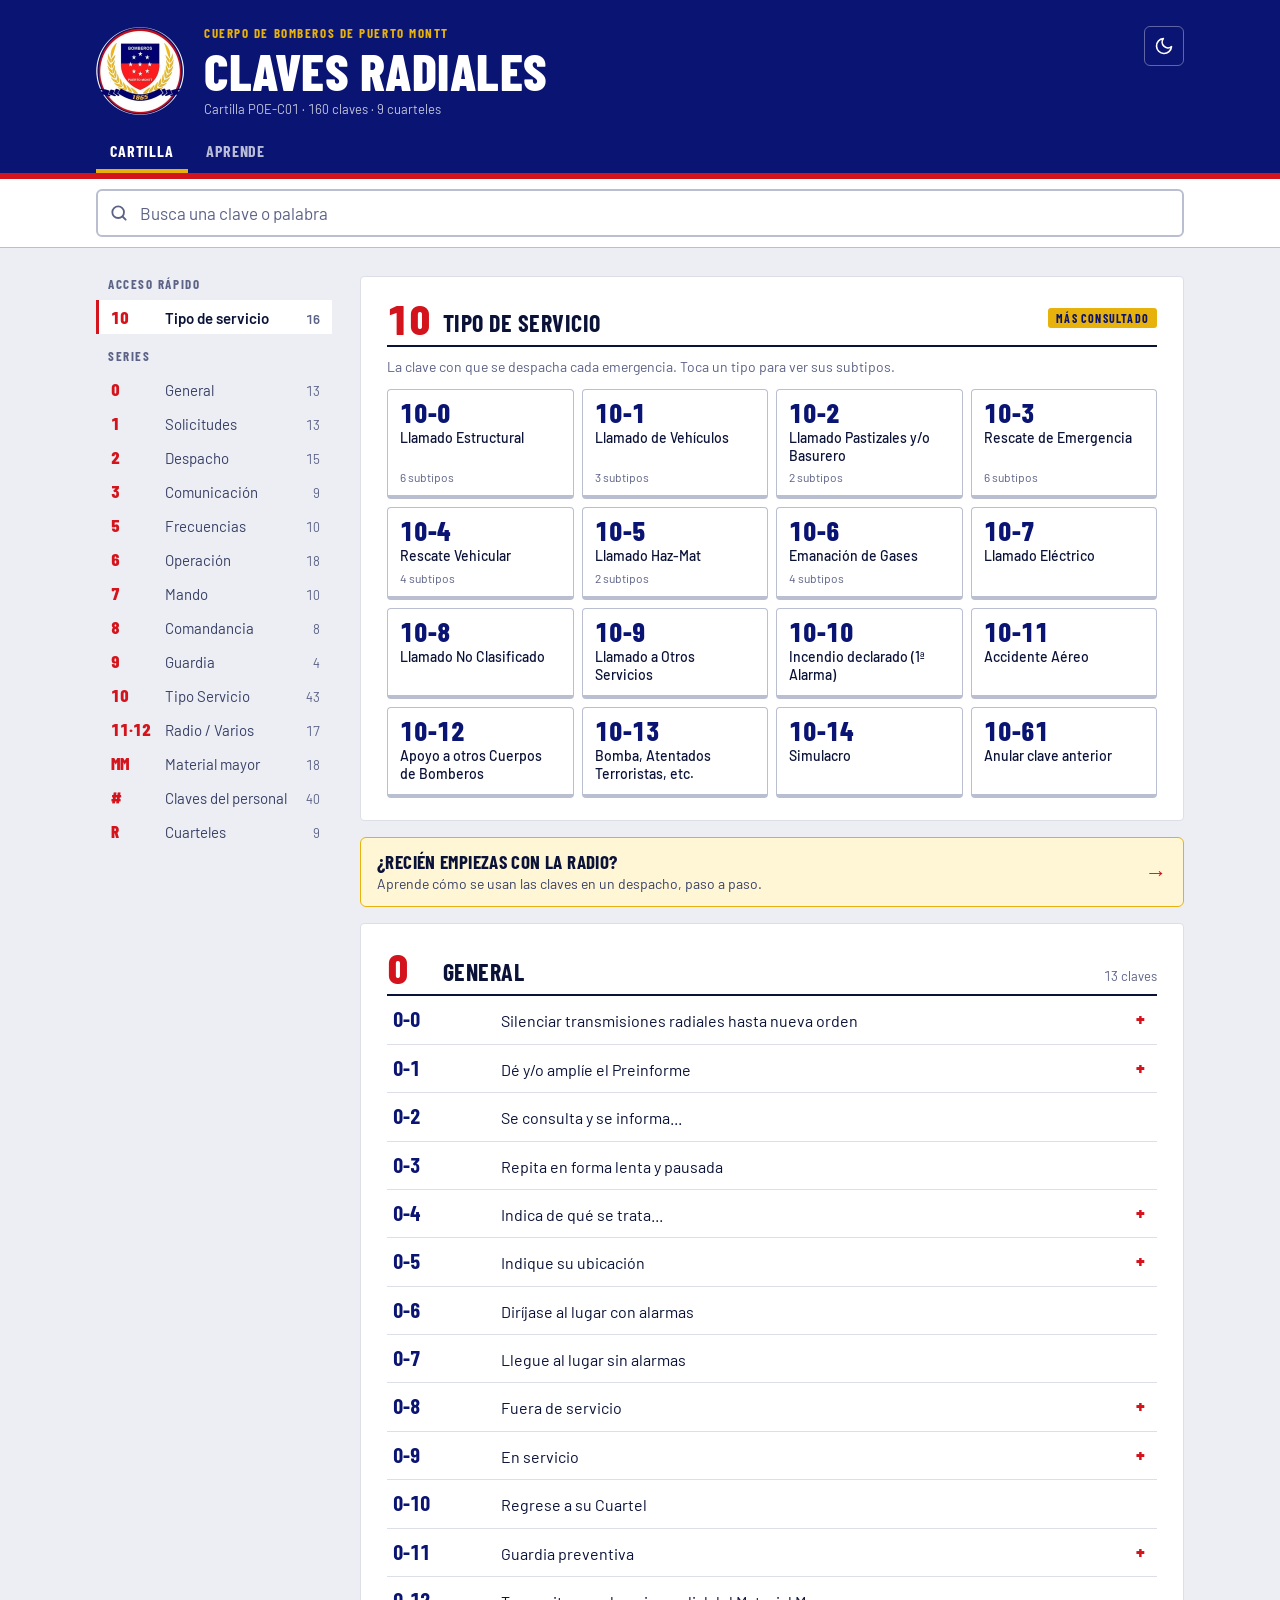
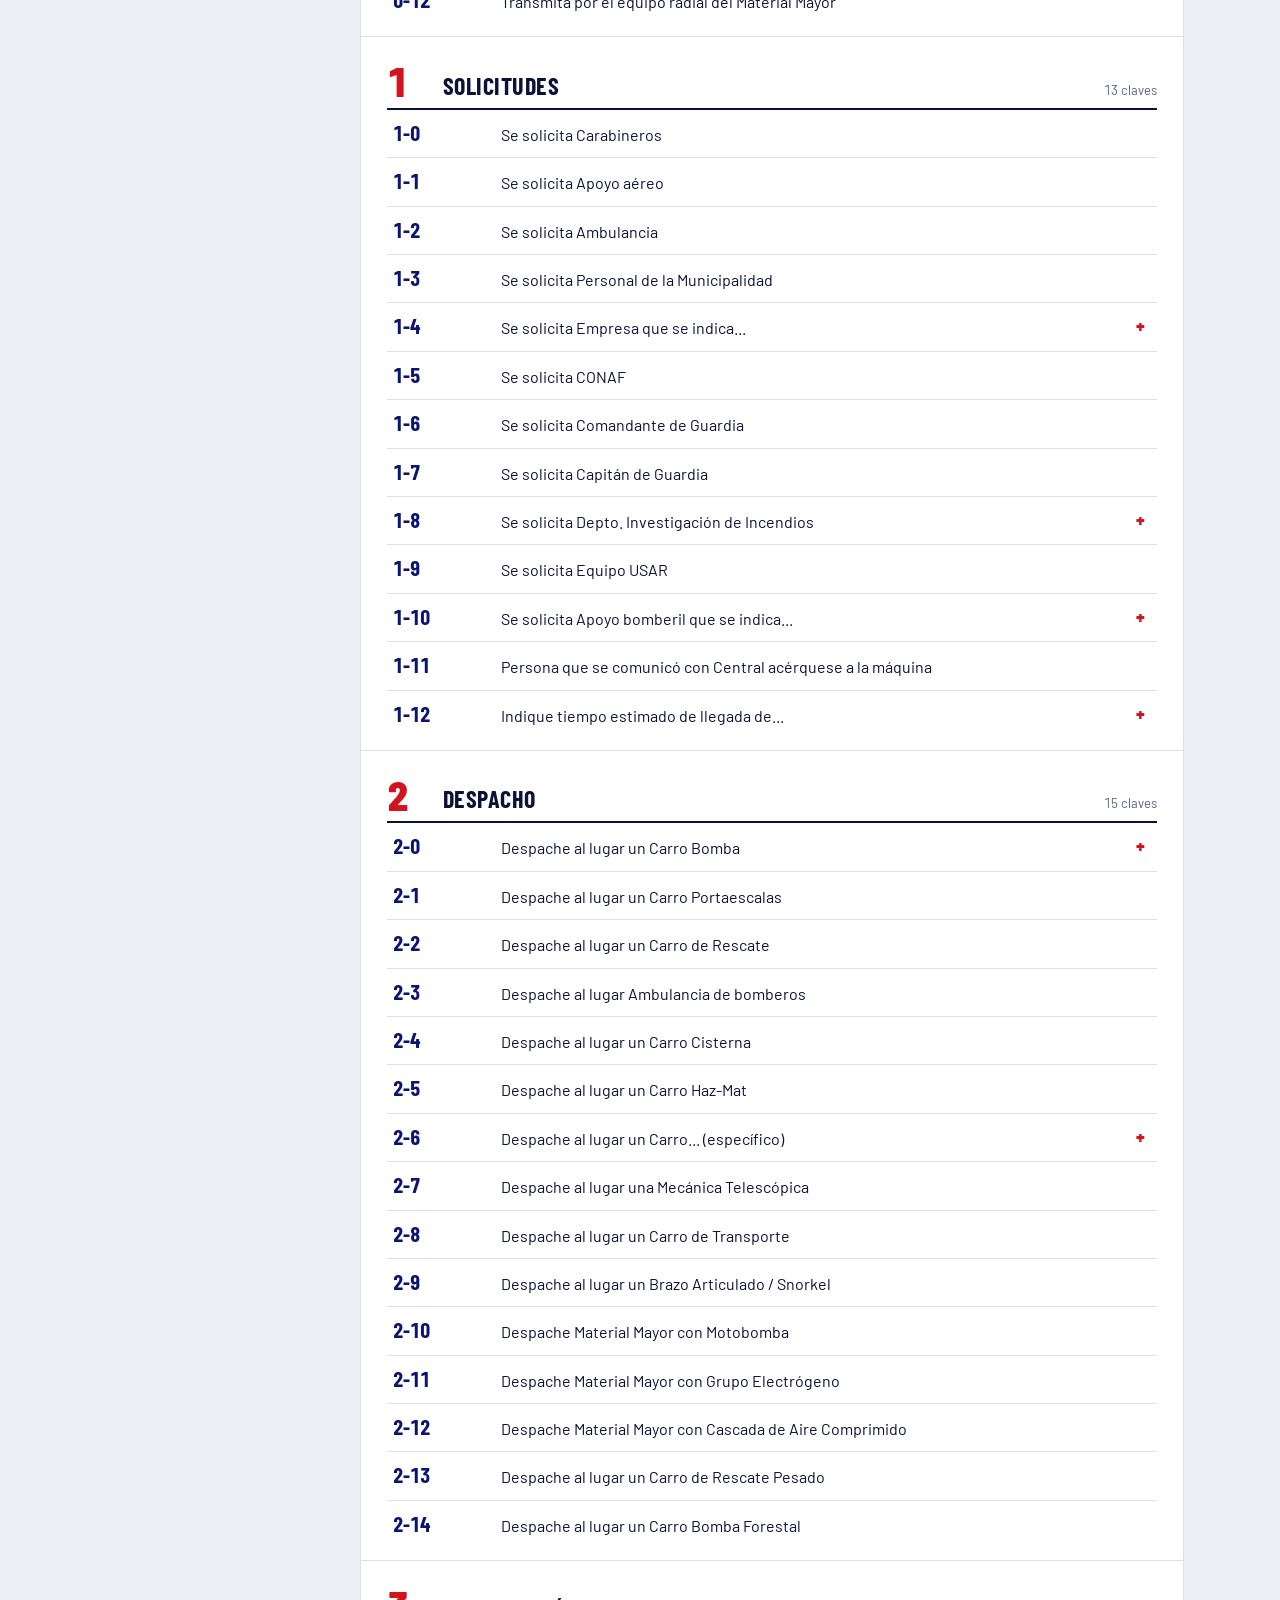
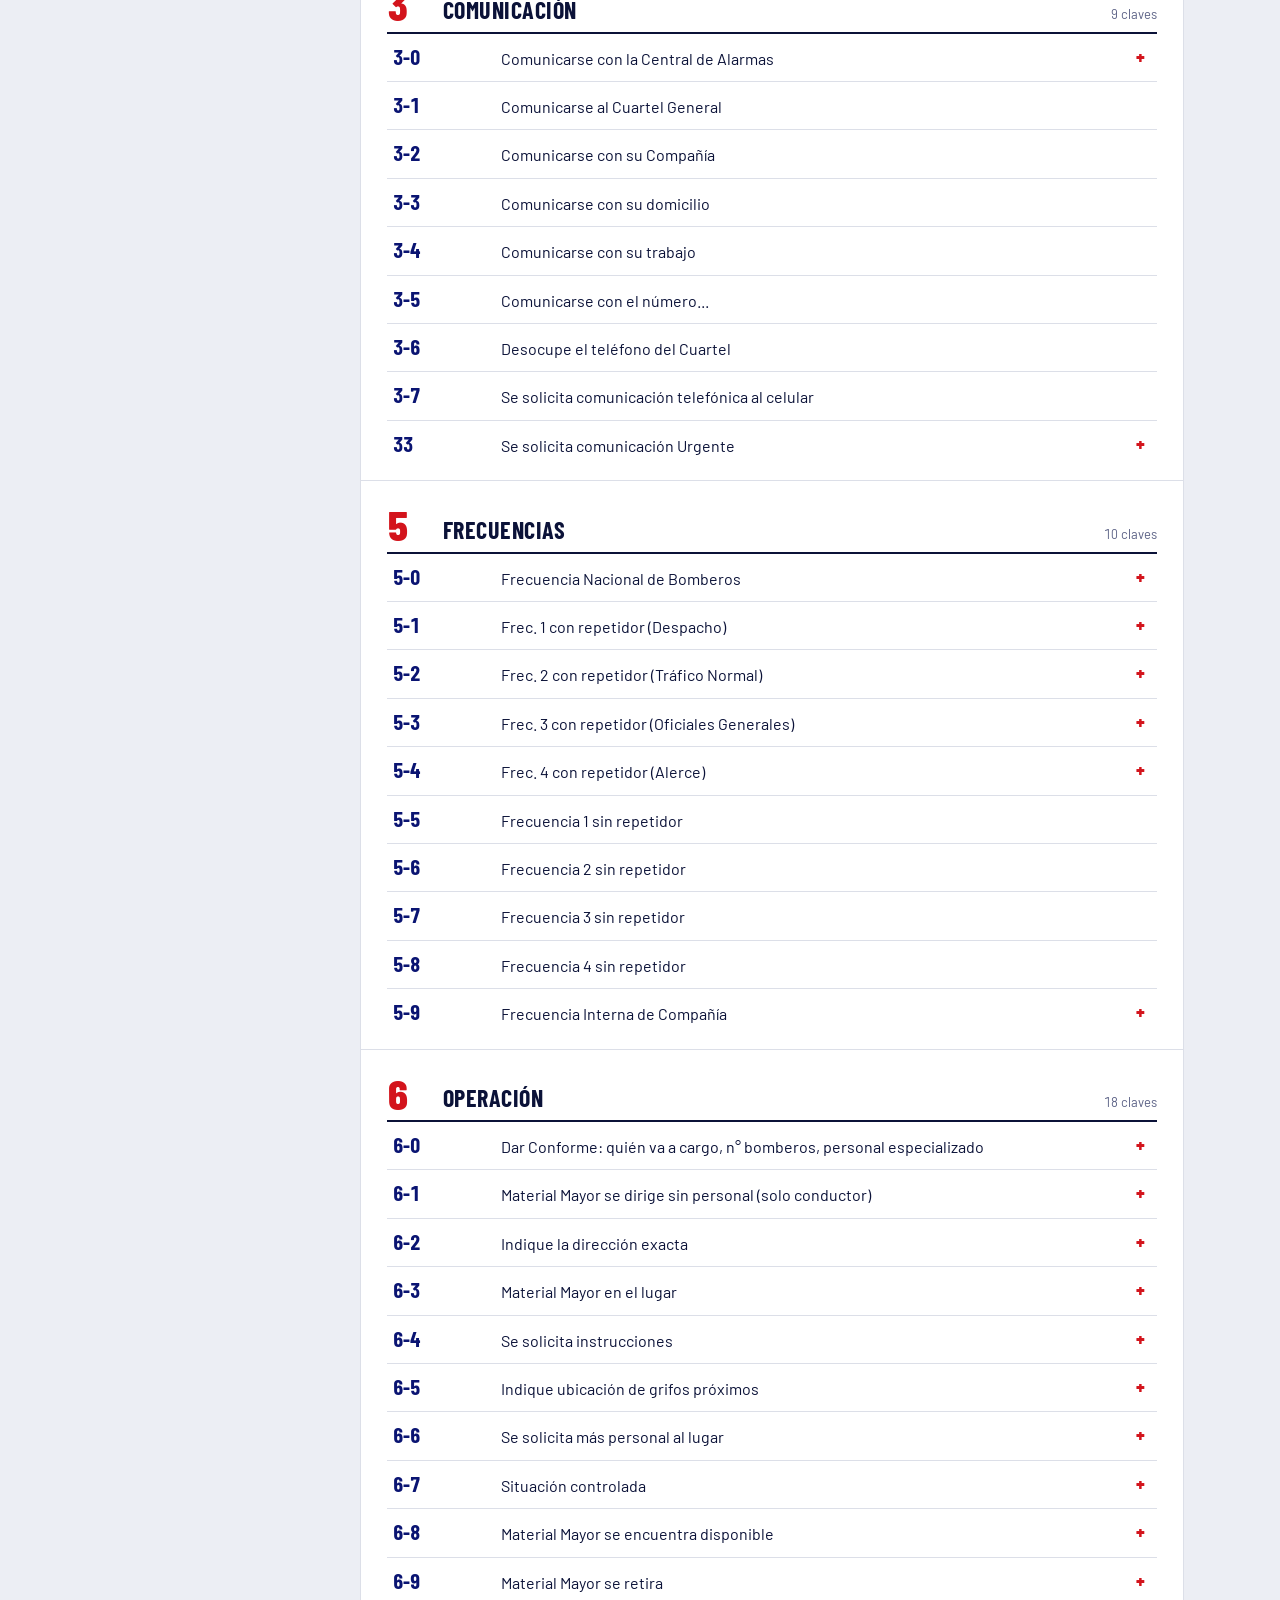
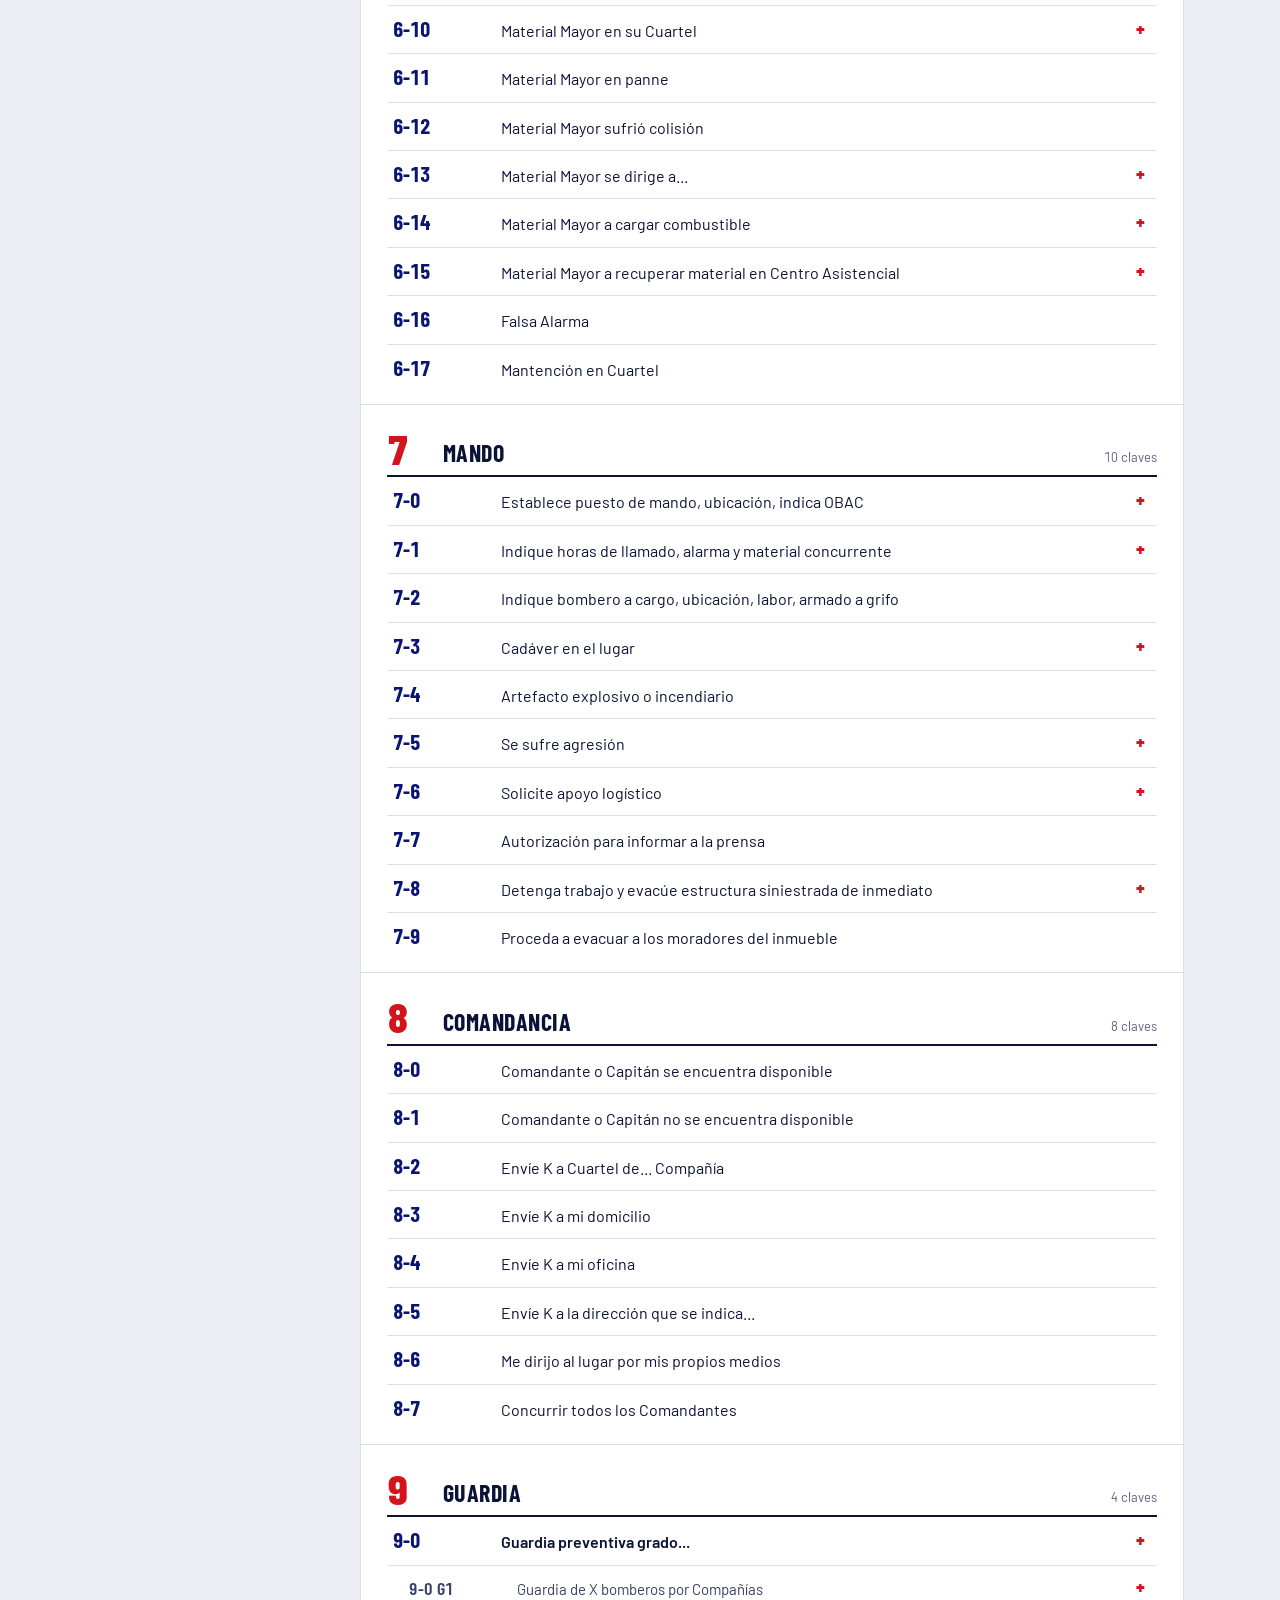
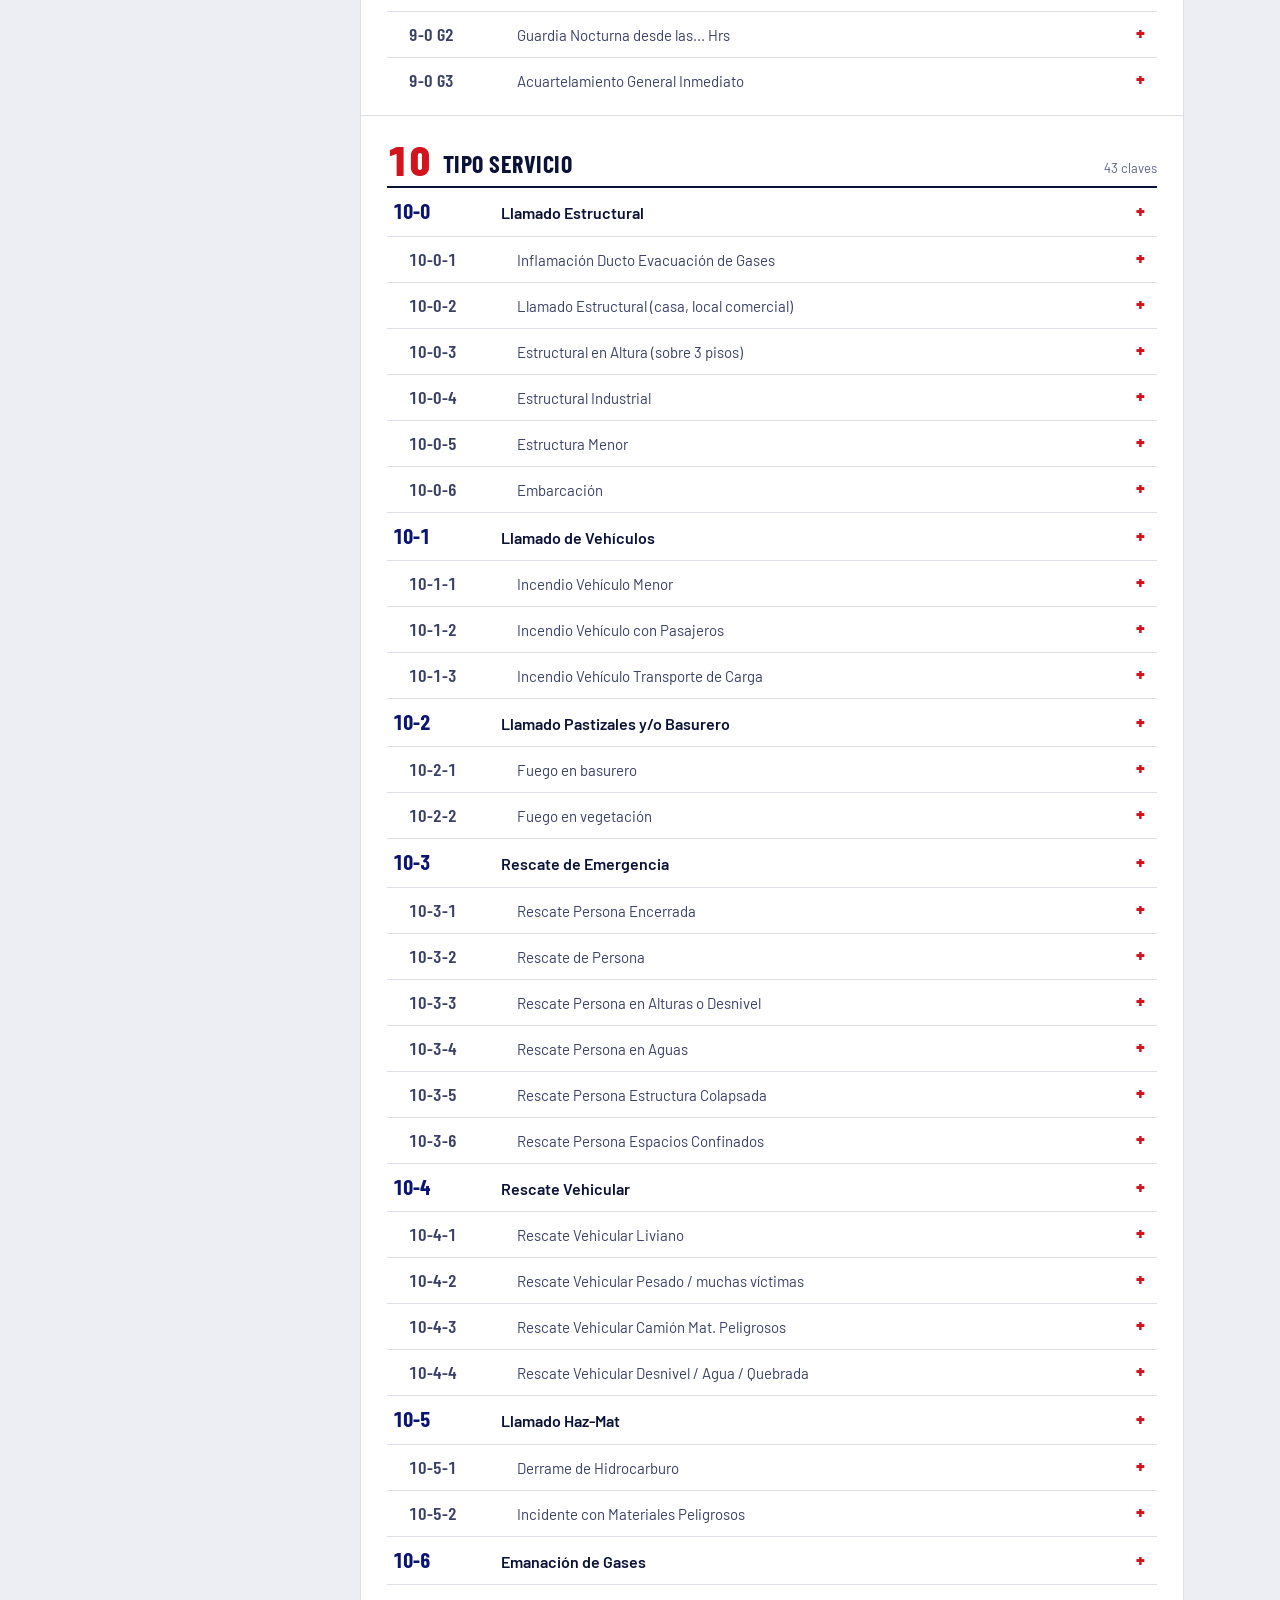
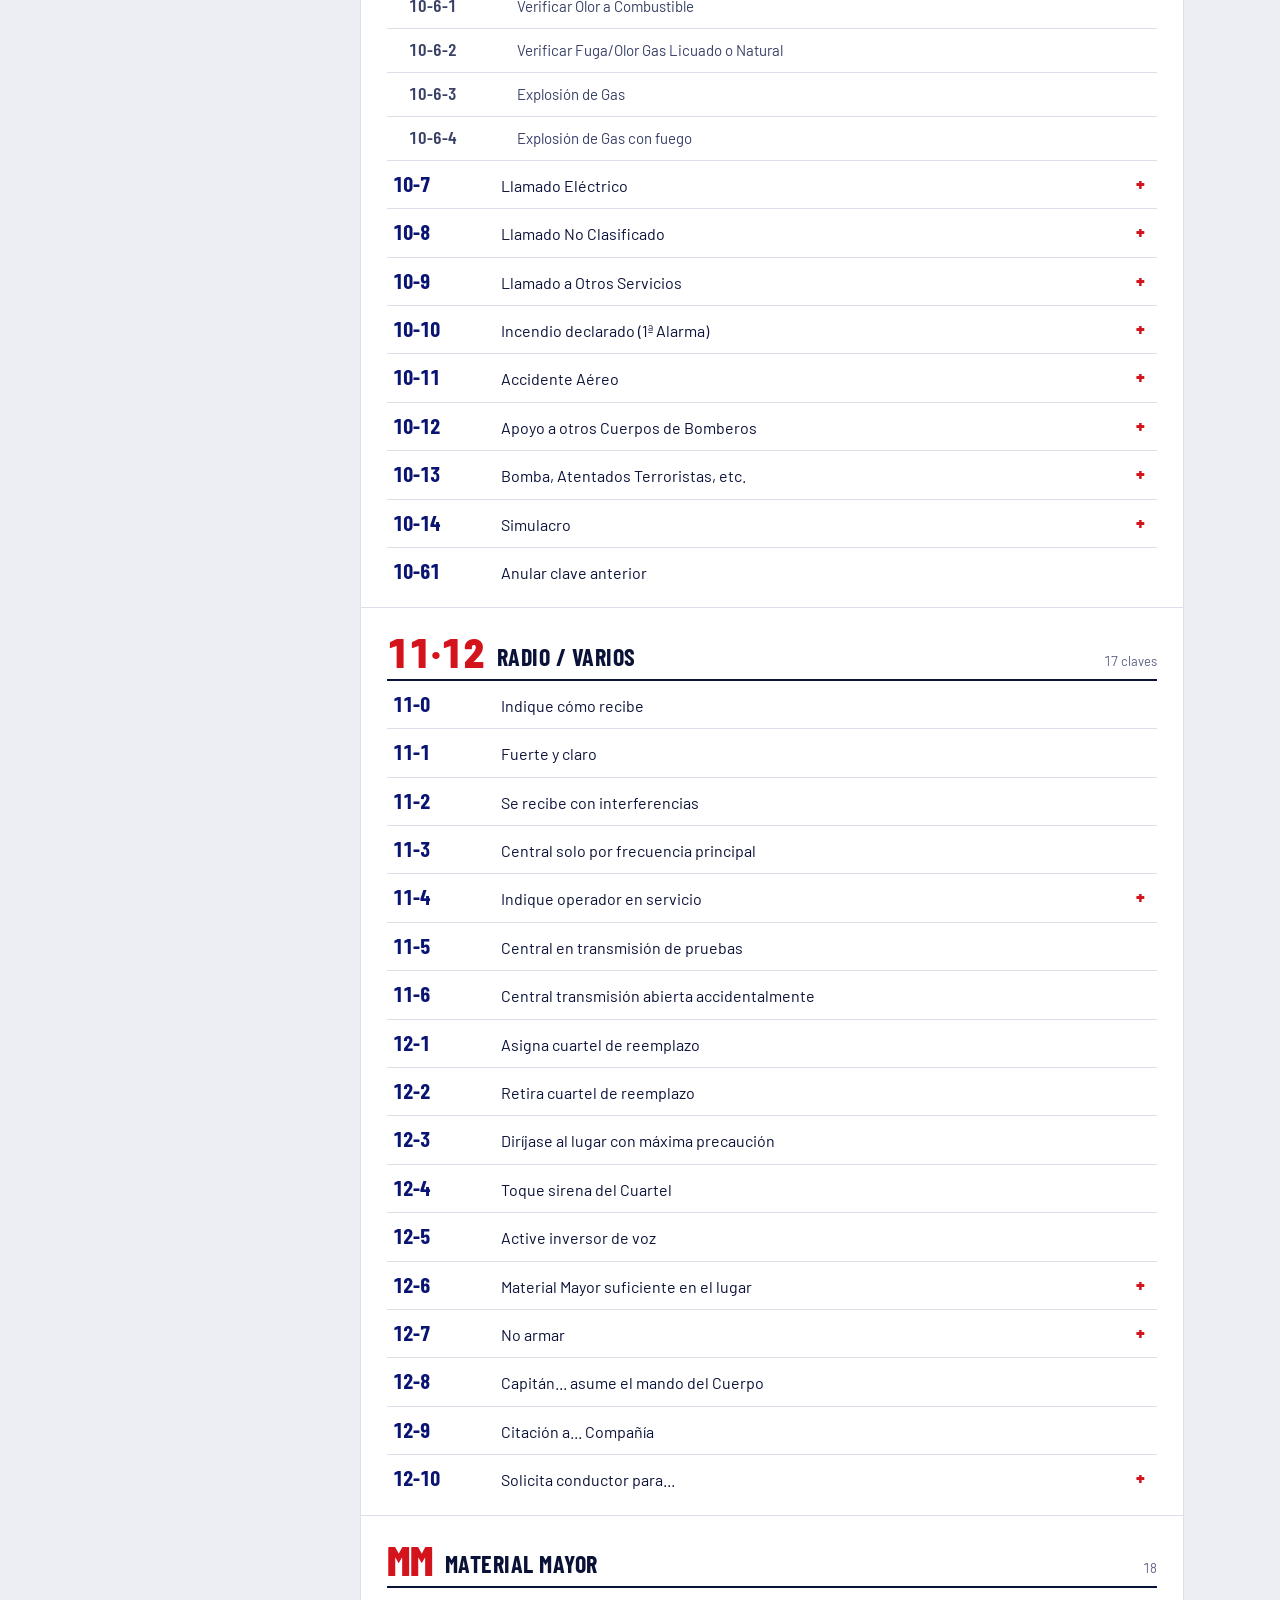
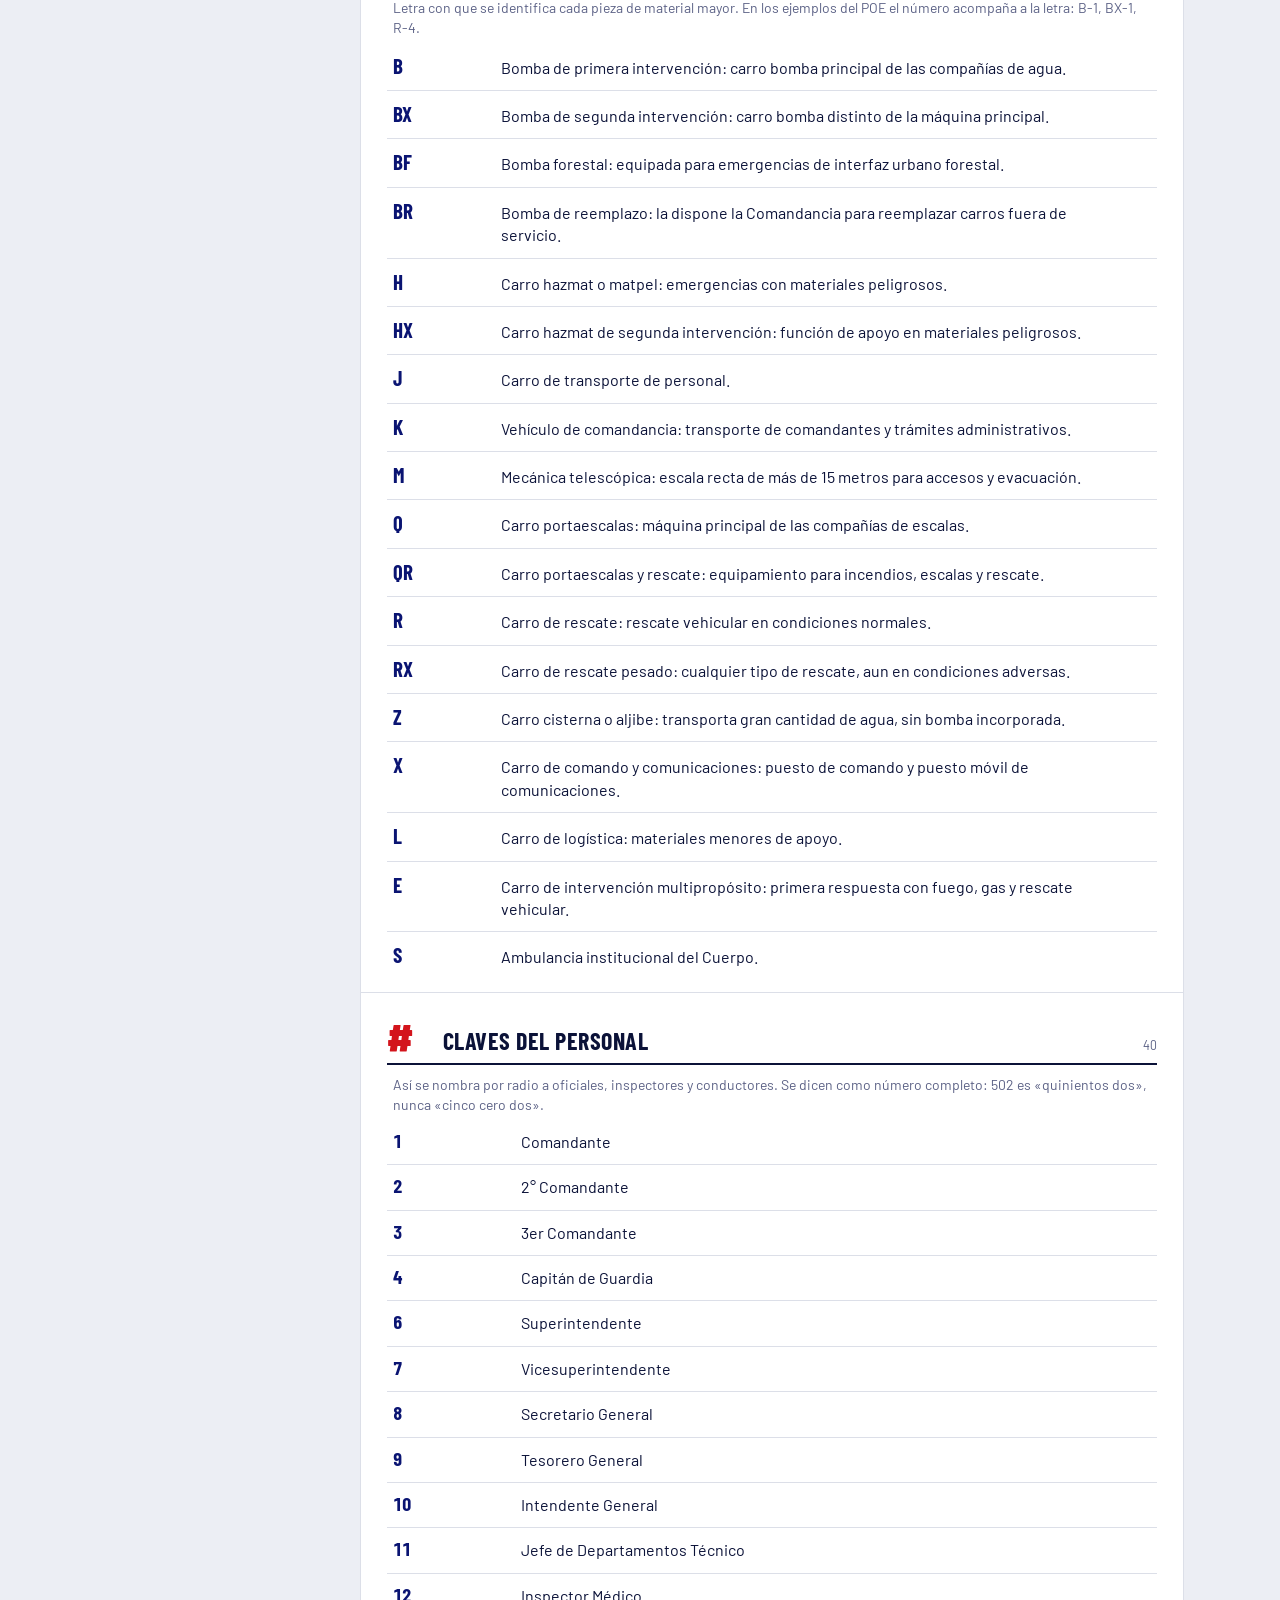
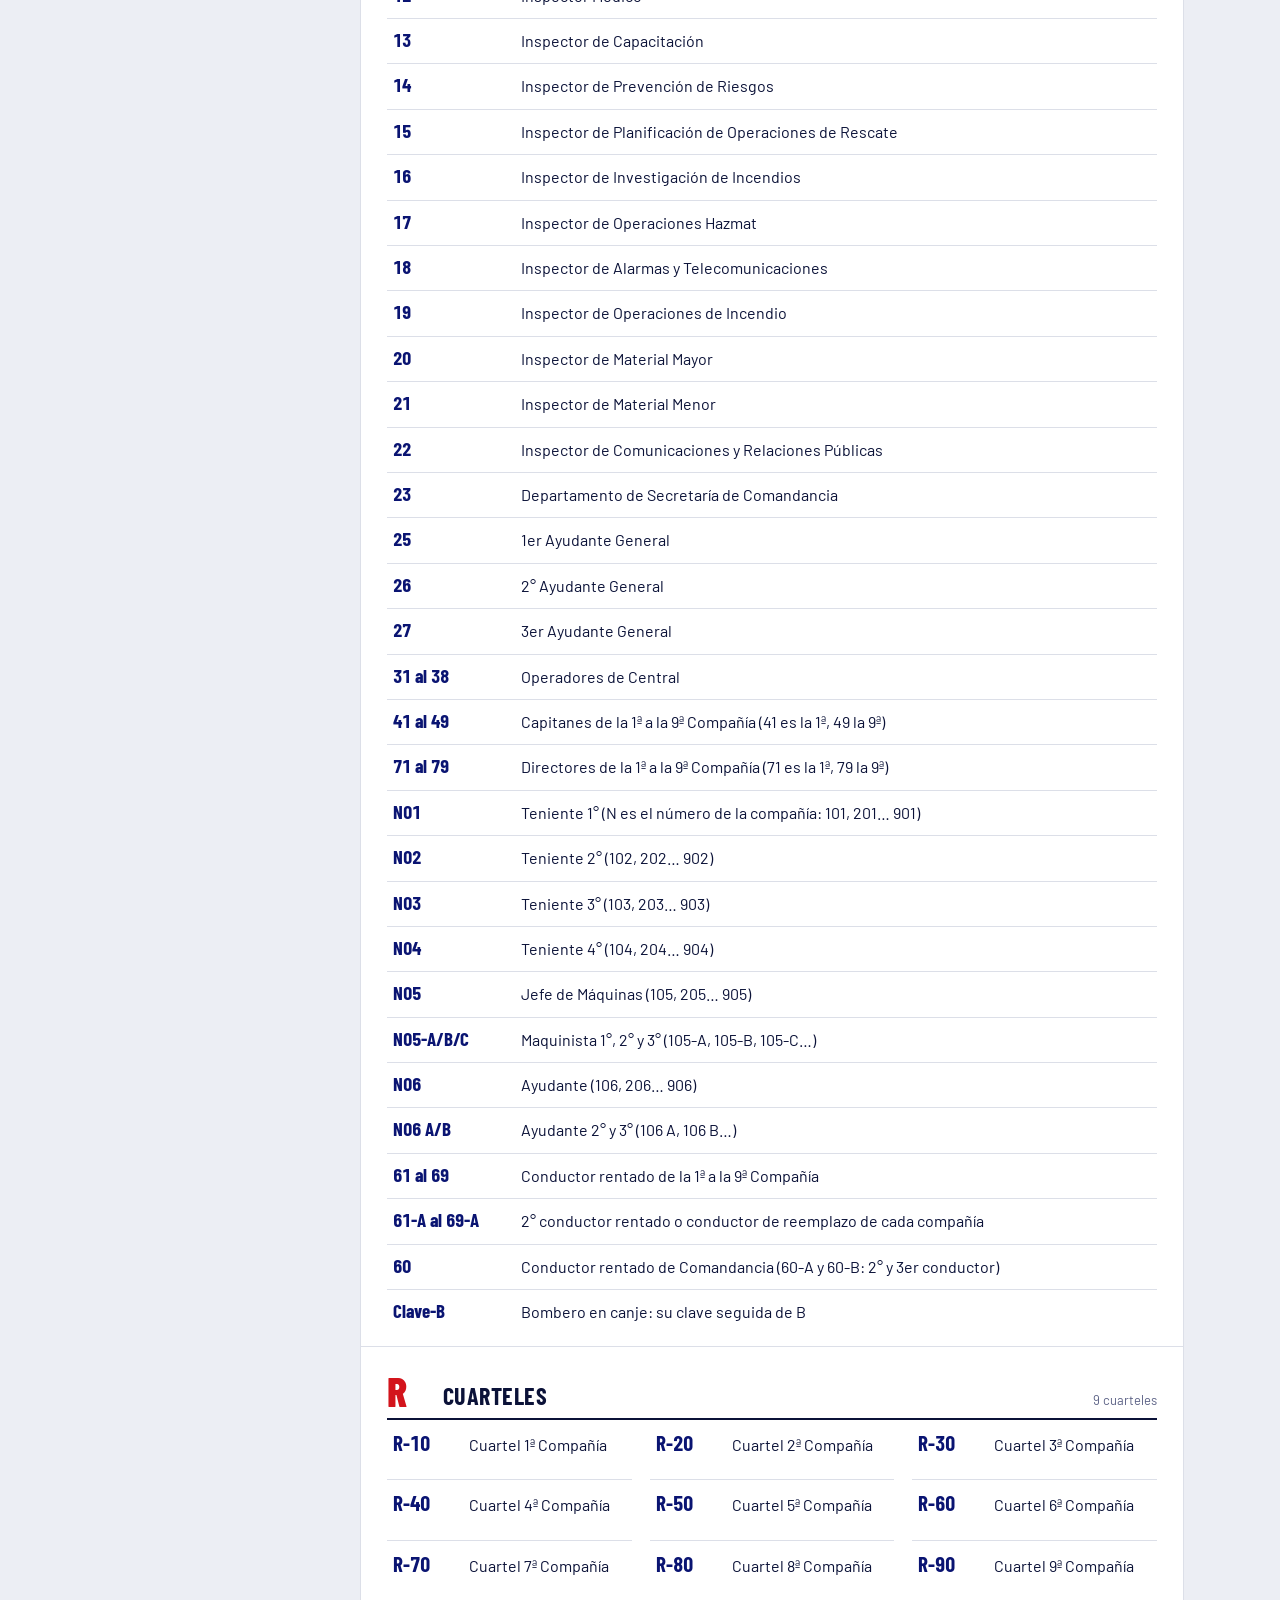
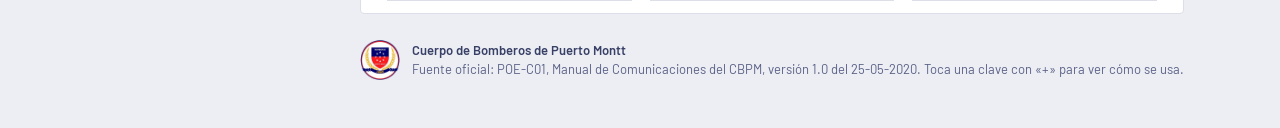
<file: index.html>
<!DOCTYPE html>
<html lang="es">
<head>
<meta charset="UTF-8">
<meta name="viewport" content="width=device-width, initial-scale=1.0, maximum-scale=5.0, user-scalable=yes, viewport-fit=cover">
<meta name="apple-mobile-web-app-capable" content="yes">
<meta name="apple-mobile-web-app-status-bar-style" content="black-translucent">
<meta name="theme-color" content="#0A1472">
<meta name="color-scheme" content="light dark">
<meta name="apple-mobile-web-app-title" content="Claves CBPM">
<meta name="description" content="Cartilla de claves radiales del Cuerpo de Bomberos de Puerto Montt según el POE-C01.">
<title>Claves Radiales · CB Puerto Montt</title>
<link rel="icon" type="image/png" href="img/favicon.png">
<link rel="apple-touch-icon" href="img/apple-touch-icon.png">
<link rel="preconnect" href="https://fonts.googleapis.com">
<link rel="preconnect" href="https://fonts.gstatic.com" crossorigin>
<link rel="stylesheet" href="https://fonts.googleapis.com/css2?family=Barlow+Condensed:wght@600;700;800&family=Barlow:wght@400;500;600&display=swap">
<script>
  (function(){
    try {
      var t = localStorage.getItem("cbpm-theme");
      if (t === "light" || t === "dark") document.documentElement.setAttribute("data-theme", t);
    } catch (e) {}
  })();
</script>
<link rel="stylesheet" href="css/base.css">
<style>
  /* Cartilla: índice de series a la izquierda en pantallas anchas, pestañas en móvil. */
  .bar {
    position: sticky; top: 0; z-index: 50;
    background: var(--sheet); border-bottom: 1px solid var(--rule-2);
    padding-top: env(safe-area-inset-top, 0px);
  }
  .bar .wrap { padding-top: 10px; }
  .srch { position: relative; }
  .srch svg { position: absolute; left: 13px; top: 50%; transform: translateY(-50%); color: var(--ink-3); pointer-events: none; }
  .srch input {
    width: 100%; height: 48px; padding: 0 86px 0 42px;
    border: 2px solid var(--rule-2); border-radius: 6px; background: var(--sheet); color: var(--ink);
    font-family: var(--text); font-size: 17px; outline: none; -webkit-appearance: none; appearance: none;
  }
  .srch input::-webkit-search-cancel-button { -webkit-appearance: none; display: none; }
  .srch input::placeholder { color: var(--ink-3); }
  .srch input:focus { border-color: var(--code); }
  .clr {
    position: absolute; right: 6px; top: 50%; transform: translateY(-50%);
    height: 36px; padding: 0 12px; border: none; border-radius: 4px; cursor: pointer;
    background: var(--hover); color: var(--ink-2); font-size: 14px; font-weight: 600;
  }
  .tabs {
    display: flex; overflow-x: auto; -webkit-overflow-scrolling: touch; scrollbar-width: none;
    margin: 6px calc(-1 * max(16px, env(safe-area-inset-left, 0px))) 0;
    padding: 0 max(16px, env(safe-area-inset-right, 0px)) 0 max(16px, env(safe-area-inset-left, 0px));
  }
  .tabs::-webkit-scrollbar { display: none; }
  .tab {
    flex-shrink: 0; display: flex; align-items: baseline; gap: 6px; cursor: pointer; white-space: nowrap;
    padding: 10px 12px 9px; background: none; border: none; border-bottom: 3px solid transparent;
    font-family: var(--display); font-size: 16px; font-weight: 600; letter-spacing: 0.02em; text-transform: uppercase;
    color: var(--ink-3);
  }
  .tab b { font-weight: 800; color: var(--red); font-variant-numeric: tabular-nums; }
  .tab:hover { color: var(--ink); }
  .tab.on { color: var(--ink); border-bottom-color: var(--red); }
  .bar .pad { height: 10px; }

  .layout { padding-top: 20px; padding-bottom: 48px; }
  .side { display: none; }
  .main { min-width: 0; }

  .note {
    display: flex; align-items: center; gap: 10px; margin-bottom: 16px; padding: 12px 14px;
    background: var(--sheet); border: 1px solid var(--rule-2); border-radius: 6px;
    font-size: 14px; line-height: 1.45; color: var(--ink-2);
  }
  .note b { color: var(--ink); }
  .note button { margin-left: auto; flex-shrink: 0; width: 32px; height: 32px; border: none; border-radius: 4px; background: var(--hover); color: var(--ink-2); cursor: pointer; font-size: 15px; }
  .learn {
    display: flex; align-items: center; gap: 14px; margin-bottom: 16px; padding: 12px 16px; text-decoration: none;
    background: var(--gold-soft); border: 1px solid var(--gold); border-radius: 6px; color: var(--ink);
  }
  .learn b { font-family: var(--display); font-size: 19px; font-weight: 700; text-transform: uppercase; letter-spacing: 0.02em; display: block; }
  .learn span { font-size: 14px; color: var(--ink-2); line-height: 1.4; }
  .learn i { margin-left: auto; font-style: normal; font-family: var(--display); font-weight: 800; font-size: 22px; color: var(--red); }

  .count { font-size: 14px; color: var(--ink-3); margin-bottom: 14px; }
  .count b { color: var(--ink); font-variant-numeric: tabular-nums; }

  .sheet { background: var(--sheet); border: 1px solid var(--rule); border-radius: 4px; }
  .sec { padding: 22px 18px 10px; border-top: 1px solid var(--rule); }
  .sec:first-child { border-top: none; }
  .sec-h { display: flex; align-items: flex-end; gap: 12px; padding-bottom: 10px; border-bottom: 2px solid var(--ink); }
  .sn {
    font-family: var(--display); font-weight: 800; font-size: 42px; line-height: 0.82; color: var(--red);
    font-variant-numeric: tabular-nums; min-width: 44px;
  }
  .sec-h h2 {
    font-family: var(--display); font-weight: 700; font-size: 24px; line-height: 1; text-transform: uppercase;
    letter-spacing: 0.02em; flex: 1; min-width: 0; text-wrap: balance;
  }
  .sc { font-size: 13px; color: var(--ink-3); white-space: nowrap; font-variant-numeric: tabular-nums; }
  .sec-note { font-size: 14px; color: var(--ink-3); line-height: 1.45; padding: 10px 6px 4px; }

  .item { border-bottom: 1px solid var(--rule); }
  .rows .item:last-child { border-bottom: none; }
  .row {
    display: grid; grid-template-columns: 84px 1fr 22px; gap: 12px; align-items: baseline; width: 100%;
    padding: 11px 6px; border: none; background: none; text-align: left; cursor: pointer;
  }
  .row:hover { background: var(--hover); }
  .cd {
    font-family: var(--display); font-weight: 700; font-size: 21px; line-height: 1.1; color: var(--code);
    font-variant-numeric: tabular-nums;
  }
  .ds { font-size: 16px; line-height: 1.4; color: var(--ink); min-width: 0; overflow-wrap: anywhere; }
  .ch { font-family: var(--display); font-weight: 800; font-size: 20px; color: var(--red); line-height: 1; text-align: center; }
  .row[aria-expanded="true"] .ch { transform: rotate(45deg); }
  .item.par .ds { font-weight: 600; }
  .item.sub .row { padding-left: 22px; }
  .item.sub .cd { font-size: 18px; font-weight: 600; color: var(--ink-2); }
  .item.sub .ds { font-size: 15px; color: var(--ink-2); }
  .rows.wide .row { grid-template-columns: 116px 1fr 22px; }
  .rows.wide .cd { font-size: 19px; }

  .det { padding: 2px 6px 14px 102px; }
  .item.sub .det { padding-left: 118px; }
  .det p { font-size: 15px; line-height: 1.5; color: var(--ink-2); max-width: 62ch; }
  .det .cp {
    margin-top: 10px; padding: 7px 12px; border: 1.5px solid var(--rule-2); border-radius: 4px; background: var(--sheet);
    font-size: 14px; font-weight: 600; color: var(--ink); cursor: pointer;
  }
  .det .cp:hover { border-color: var(--code); }

  .rows.grid3 { display: grid; grid-template-columns: repeat(auto-fill, minmax(min(100%, 220px), 1fr)); column-gap: 18px; }
  .rows.grid3 .item { border-bottom: 1px solid var(--rule); }
  .rows.grid3 .row { grid-template-columns: 64px 1fr; }

  /* Tablero de tipos de servicio (serie 10): lo más consultado, primero */
  .qk { background: var(--sheet); border: 1px solid var(--rule); border-radius: 4px; padding: 18px 16px 16px; margin-bottom: 16px; }
  .qk-h { display: flex; align-items: flex-end; gap: 12px; padding-bottom: 10px; border-bottom: 2px solid var(--ink); }
  .qk-h h2 { font-family: var(--display); font-weight: 700; font-size: 24px; line-height: 1; text-transform: uppercase; letter-spacing: 0.02em; flex: 1; min-width: 0; }
  .qk-sub { font-size: 14px; color: var(--ink-3); line-height: 1.4; margin: 10px 0 12px; }
  .qk-h .tag { align-self: center; font-family: var(--display); font-weight: 700; font-size: 12px; letter-spacing: 0.1em; text-transform: uppercase; color: var(--head); background: var(--gold); padding: 3px 8px; border-radius: 3px; white-space: nowrap; }
  .qk-grid { display: grid; grid-template-columns: repeat(auto-fill, minmax(min(100%, 150px), 1fr)); gap: 8px; }
  .qk-t {
    display: flex; flex-direction: column; align-items: flex-start; gap: 3px; text-align: left; cursor: pointer;
    padding: 10px 12px 11px; min-height: 84px; border: 1.5px solid var(--rule-2); border-radius: 4px; background: var(--sheet);
    border-bottom-width: 4px; transition: border-color 0.15s, background 0.15s;
  }
  .qk-t:hover { border-color: var(--code); }
  .qk-t b { font-family: var(--display); font-weight: 800; font-size: 26px; line-height: 1; color: var(--code); font-variant-numeric: tabular-nums; }
  .qk-t span { font-size: 14px; line-height: 1.3; color: var(--ink); font-weight: 500; }
  .qk-t small { font-size: 12px; color: var(--ink-3); margin-top: auto; padding-top: 2px; }
  .qk-t.on { background: var(--head); border-color: var(--head); border-bottom-color: var(--red); }
  .qk-t.on b { color: var(--gold); }
  .qk-t.on span { color: #fff; }
  .qk-t.on small { color: rgba(255,255,255,0.7); }
  .qk-p { grid-column: 1 / -1; border: 2px solid var(--head); border-top: 6px solid var(--red); border-radius: 4px; background: var(--sheet); padding: 14px 14px 8px; }
  .qk-ph { display: grid; grid-template-columns: auto 1fr auto; align-items: center; gap: 4px 12px; }
  .qk-ph > div { display: contents; }
  .qk-ph b { font-family: var(--display); font-weight: 800; font-size: 34px; line-height: 0.95; color: var(--red); white-space: nowrap; }
  .qk-ph h3 { font-family: var(--display); font-weight: 700; font-size: 22px; line-height: 1.05; text-transform: uppercase; grid-column: 2; grid-row: 1; }
  .qk-ph p { font-size: 15px; line-height: 1.5; color: var(--ink-2); margin-top: 6px; max-width: 62ch; grid-column: 1 / -1; }
  .qk-ph .acts { grid-column: 1 / -1; }
  .qk-ph .x { grid-column: 3; grid-row: 1; height: 34px; padding: 0 12px; border: 1.5px solid var(--rule-2); border-radius: 4px; background: var(--sheet); font-size: 14px; font-weight: 600; cursor: pointer; }
  .qk-ph .acts { display: flex; gap: 8px; margin-top: 10px; flex-wrap: wrap; }
  .qk-ph .acts button { padding: 7px 12px; border: 1.5px solid var(--rule-2); border-radius: 4px; background: var(--sheet); font-size: 14px; font-weight: 600; cursor: pointer; }
  .qk-ph .acts button:hover, .qk-ph .x:hover { border-color: var(--code); }
  .qk-p .rows { margin-top: 10px; border-top: 1px solid var(--rule); }
  .qk-p .item.sub .row { padding-left: 6px; }
  .qk-p .item.sub .det { padding-left: 102px; }

  .empty { padding: 48px 18px; text-align: center; }
  .empty p { font-size: 17px; font-weight: 600; }
  .empty p + p { font-size: 14px; font-weight: 400; color: var(--ink-3); margin-top: 4px; }

  @media (min-width: 980px) {
    .tabs { display: none; }
    .layout { display: grid; grid-template-columns: 236px 1fr; gap: 28px; align-items: start; padding-top: 28px; }
    .side { display: block; position: sticky; top: calc(var(--bar-h, 70px) + 20px); max-height: calc(100vh - var(--bar-h, 70px) - 40px); overflow-y: auto; }
    .side h3 { font-family: var(--display); font-size: 13px; font-weight: 700; letter-spacing: 0.12em; text-transform: uppercase; color: var(--ink-3); margin-bottom: 8px; padding-left: 12px; }
    .side a {
      display: flex; align-items: baseline; gap: 10px; padding: 7px 12px; text-decoration: none; color: var(--ink-2);
      border-left: 3px solid transparent; font-size: 15px;
    }
    .side a b { font-family: var(--display); font-weight: 800; font-size: 17px; color: var(--red); min-width: 44px; font-variant-numeric: tabular-nums; }
    .side a span { flex: 1; }
    .side a small { color: var(--ink-3); font-size: 13px; font-variant-numeric: tabular-nums; }
    .side a:hover { color: var(--ink); background: var(--sheet); }
    .side a.on { color: var(--ink); border-left-color: var(--red); background: var(--sheet); font-weight: 600; }
    .side a.dim { opacity: 0.4; }
    .sec { padding: 26px 26px 12px; }
    .qk { padding: 24px 26px 22px; }
    .row { grid-template-columns: 96px 1fr 22px; }
    .det { padding-left: 114px; }
    .item.sub .det { padding-left: 130px; }
  }
  @media (max-width: 420px) {
    .row { grid-template-columns: 70px 1fr 18px; gap: 10px; }
    .rows.wide .row { grid-template-columns: 100px 1fr 18px; }
    .item.sub .row { padding-left: 14px; }
    .det, .item.sub .det { padding-left: 6px; }
    .sec { padding-left: 12px; padding-right: 12px; }
    .qk { padding-left: 12px; padding-right: 12px; }
    .qk-t { min-height: 78px; padding: 9px 10px 10px; }
    .qk-t b { font-size: 24px; }
    .qk-t span { font-size: 13.5px; }
    .qk-p { padding-left: 10px; padding-right: 10px; }
    .qk-p .item.sub .det { padding-left: 6px; }
    .qk-ph b { font-size: 28px; }
    .qk-ph h3 { font-size: 19px; }
    .qk-h h2 { font-size: 21px; }
  }
  @media print {
    :root { --bg: #fff; --sheet: #fff; --ink: #000; --ink-2: #222; --ink-3: #444; --rule: #ccc; --code: #0A1472; }
    .bar, .side, .note, .learn, .count, .ch { display: none !important; }
    .layout { display: block; }
    .sheet { border: none; }
    .row { break-inside: avoid; }
  }
</style>
</head>
<body>

<header class="top">
  <div class="wrap">
    <div class="top-row">
      <picture>
        <source srcset="img/logo.webp" type="image/webp">
        <img class="logo" src="img/logo.png" width="88" height="88" alt="Escudo del Cuerpo de Bomberos de Puerto Montt">
      </picture>
      <div class="ttl">
        <div class="org">Cuerpo de Bomberos de Puerto Montt</div>
        <h1>Claves Radiales</h1>
        <div class="ref" id="ref">Cartilla POE-C01</div>
      </div>
      <button class="tbtn" id="th" type="button" aria-label="Cambiar entre tema claro y oscuro" title="Cambiar tema">
        <svg class="sun" viewBox="0 0 24 24" width="20" height="20" fill="none" stroke="currentColor" stroke-width="2" stroke-linecap="round"><circle cx="12" cy="12" r="4"/><path d="M12 2v2M12 20v2M4.9 4.9l1.4 1.4M17.7 17.7l1.4 1.4M2 12h2M20 12h2M4.9 19.1l1.4-1.4M17.7 6.3l1.4-1.4"/></svg>
        <svg class="moon" viewBox="0 0 24 24" width="20" height="20" fill="none" stroke="currentColor" stroke-width="2" stroke-linecap="round" stroke-linejoin="round"><path d="M21 12.8A9 9 0 1 1 11.2 3a7 7 0 0 0 9.8 9.8z"/></svg>
      </button>
    </div>
    <nav class="pnav" aria-label="Secciones del sitio">
      <a href="./" aria-current="page">Cartilla</a>
      <a href="aprende.html">Aprende</a>
    </nav>
  </div>
</header>

<div class="bar" id="bar">
  <div class="wrap">
    <div class="srch">
      <svg viewBox="0 0 24 24" width="20" height="20" fill="none" stroke="currentColor" stroke-width="2.2" stroke-linecap="round" aria-hidden="true"><circle cx="11" cy="11" r="7"/><path d="M20 20l-3.5-3.5"/></svg>
      <input id="si" type="search" placeholder="Busca una clave o palabra" aria-label="Buscar clave, palabra o sigla" autocomplete="off" autocorrect="off" autocapitalize="off" spellcheck="false" enterkeyhint="search">
      <button class="clr" id="sx" type="button" hidden>Borrar</button>
    </div>
    <nav class="tabs" id="tb" aria-label="Series de claves"></nav>
    <div class="pad"></div>
  </div>
</div>

<div class="wrap layout">
  <nav class="side" id="sd" aria-label="Índice de series"></nav>
  <main class="main">
    <div class="note" id="ib" hidden>
      <span id="it"></span>
      <button id="ic" type="button" aria-label="Cerrar aviso">✕</button>
    </div>
    <section class="qk" id="s-quick" aria-labelledby="qk-t"></section>
    <a class="learn" href="aprende.html" id="lk">
      <div><b>¿Recién empiezas con la radio?</b><span>Aprende cómo se usan las claves en un despacho, paso a paso.</span></div>
      <i aria-hidden="true">→</i>
    </a>
    <div class="count" id="cn" hidden></div>
    <div class="sheet" id="ct"></div>
    <footer class="foot">
      <img src="img/logo.png" alt="" width="40" height="40">
      <div><b>Cuerpo de Bomberos de Puerto Montt</b><br>Fuente oficial: POE-C01, Manual de Comunicaciones del CBPM, versión 1.0 del 25-05-2020. Toca una clave con «+» para ver cómo se usa.</div>
    </footer>
  </main>
</div>

<div class="toast" id="ts" role="status" aria-live="polite"></div>

<script src="js/claves.js"></script>
<script src="js/comun.js"></script>
<script>
(function(){
  var C = window.CBPM, UI = window.CBPMUI, esc = UI.esc;
  var cats = C.cats, cuart = C.cuart, usos = C.usos;

  var root = document.documentElement;
  var bar = document.getElementById("bar");
  var searchInput = document.getElementById("si");
  var searchClear = document.getElementById("sx");
  var tabsEl = document.getElementById("tb");
  var sideEl = document.getElementById("sd");
  var content = document.getElementById("ct");
  var countEl = document.getElementById("cn");
  var learnEl = document.getElementById("lk");
  var reduceMotion = !!(window.matchMedia && window.matchMedia("(prefers-reduced-motion: reduce)").matches);

  function norm(str) {
    return String(str).toLowerCase().normalize("NFD").replace(/[̀-ͯ]/g, "");
  }
  // Resalta coincidencias ignorando tildes y mayúsculas, sin alterar el texto original
  function mark(text, q) {
    if (!q) return esc(text);
    var buf = "", map = [], i, j, n;
    for (i = 0; i < text.length; i++) {
      n = norm(text.charAt(i));
      for (j = 0; j < n.length; j++) { buf += n.charAt(j); map.push(i); }
    }
    var out = "", last = 0, pos = 0, idx, s, e;
    while ((idx = buf.indexOf(q, pos)) !== -1) {
      s = map[idx]; e = map[idx + q.length - 1] + 1;
      if (s < last) { pos = idx + 1; continue; }
      out += esc(text.slice(last, s)) + "<mark>" + esc(text.slice(s, e)) + "</mark>";
      last = e; pos = idx + q.length;
    }
    return out + esc(text.slice(last));
  }
  function isSub(code) {
    return code.split("-").length > 2 || code.indexOf("G") !== -1;
  }

  // Serie de cada categoría, tomada de sus propias claves (prefijos con dos o más claves)
  function seriesOf(cat) {
    var counts = {}, order = [], i, p;
    for (i = 0; i < cat.ds.length; i++) {
      p = cat.ds[i][0].split(/[- ]/)[0];
      if (!counts[p]) { counts[p] = 0; order.push(p); }
      counts[p]++;
    }
    var out = [];
    for (i = 0; i < order.length; i++) if (counts[order[i]] > 1) out.push(order[i]);
    return (out.length ? out : [order[0]]).join("·");
  }

  var sections = [];
  for (var i0 = 0; i0 < cats.length; i0++) {
    sections.push({ id: cats[i0].id, sn: seriesOf(cats[i0]), lb: cats[i0].lb, items: cats[i0].ds, kind: "claves" });
  }
  sections.push({ id: "material", sn: "MM", lb: "Material mayor", items: C.material, kind: "mat",
    note: "Letra con que se identifica cada pieza de material mayor. En los ejemplos del POE el número acompaña a la letra: B-1, BX-1, R-4." });
  sections.push({ id: "personal", sn: "#", lb: "Claves del personal", items: C.personal, kind: "wide",
    note: "Así se nombra por radio a oficiales, inspectores y conductores. Se dicen como número completo: 502 es «quinientos dos», nunca «cinco cero dos»." });
  var qItems = [];
  for (var k0 = 0; k0 < cuart.length; k0++) qItems.push([cuart[k0][0], "Cuartel " + cuart[k0][1]]);
  sections.push({ id: "cuarteles", sn: "R", lb: "Cuarteles", items: qItems, kind: "grid3" });

  // Familias de la serie 10: cada clave principal con sus subtipos
  var families = [];
  for (var fc = 0; fc < cats.length; fc++) {
    if (cats[fc].id !== "servicios") continue;
    for (var fd = 0; fd < cats[fc].ds.length; fd++) {
      var d = cats[fc].ds[fd];
      if (!isSub(d[0]) || !families.length) families.push({ code: d[0], desc: d[1], subs: [] });
      else families[families.length - 1].subs.push(d);
    }
  }

  var totalCodes = 0;
  for (var tc = 0; tc < cats.length; tc++) totalCodes += cats[tc].ds.length;
  document.getElementById("ref").textContent = "Cartilla POE-C01 · " + totalCodes + " claves · " + cuart.length + " cuarteles";

  // ===== ÍNDICES =====
  (function buildNav() {
    var t = '<button type="button" class="tab" data-id="quick"><b>10</b>Tipo de servicio</button>';
    var s = '<h3>Acceso rápido</h3><a href="#s-quick" data-id="quick"><b>10</b><span>Tipo de servicio</span><small>' + families.length + '</small></a><h3 style="margin-top:14px">Series</h3>';
    for (var i = 0; i < sections.length; i++) {
      var sec = sections[i];
      t += '<button type="button" class="tab" data-id="' + sec.id + '"><b>' + esc(sec.sn) + "</b>" + esc(sec.lb) + "</button>";
      s += '<a href="#s-' + sec.id + '" data-id="' + sec.id + '"><b>' + esc(sec.sn) + "</b><span>" + esc(sec.lb) + "</span><small>" + sec.items.length + "</small></a>";
    }
    tabsEl.innerHTML = t;
    sideEl.innerHTML = s;
  })();

  // ===== CARTILLA =====
  var open = {};

  function itemHTML(item, next, q, kind, forceOpen) {
    var code = item[0], desc = item[1], uso = kind === "claves" ? usos[code] : null;
    var cls = "item";
    if (kind === "claves") {
      if (isSub(code)) cls += " sub";
      else if (next && isSub(next[0])) cls += " par";
    }
    var isOpen = !!uso && (open[code] || forceOpen);
    var h = '<div class="' + cls + '">';
    h += '<button type="button" class="row" data-code="' + esc(code) + '"' + (uso ? ' data-uso="1" aria-expanded="' + (isOpen ? "true" : "false") + '"' : "") + ">";
    h += '<span class="cd">' + mark(code, q) + '</span><span class="ds">' + mark(desc, q) + "</span>";
    h += '<span class="ch" aria-hidden="true">' + (uso ? "+" : "") + "</span></button>";
    if (uso) {
      h += '<div class="det"' + (isOpen ? "" : " hidden") + "><p>" + mark(uso, q) + '</p><button type="button" class="cp" data-code="' + esc(code) + '">Copiar clave ' + esc(code) + "</button></div>";
    }
    return h + "</div>";
  }

  var visibleIds = [];

  // ===== TABLERO DE TIPOS DE SERVICIO =====
  var quickEl = document.getElementById("s-quick");
  var qSel = null;

  function renderQuick(scrollToPanel) {
    var h = '<div class="qk-h"><span class="sn">10</span><h2 id="qk-t">Tipo de servicio</h2><span class="tag">Más consultado</span></div>' +
      '<p class="qk-sub">La clave con que se despacha cada emergencia. Toca un tipo para ver sus subtipos.</p><div class="qk-grid" id="qkg">';
    for (var i = 0; i < families.length; i++) {
      var f = families[i], on = qSel === f.code;
      h += '<button type="button" class="qk-t' + (on ? " on" : "") + '" data-q="' + esc(f.code) + '" aria-expanded="' + (on ? "true" : "false") + '">' +
        "<b>" + esc(f.code) + "</b><span>" + esc(f.desc) + "</span>" +
        (f.subs.length ? "<small>" + f.subs.length + (f.subs.length === 1 ? " subtipo" : " subtipos") + "</small>" : "") + "</button>";
    }
    h += "</div>";
    quickEl.innerHTML = h;
    if (!qSel) return;

    var fam = null, idx = 0;
    for (var j = 0; j < families.length; j++) if (families[j].code === qSel) { fam = families[j]; idx = j; }
    if (!fam) return;
    var p = '<div class="qk-p" id="qkp"><div class="qk-ph"><b>' + esc(fam.code) + "</b><div><h3>" + esc(fam.desc) + "</h3>" +
      (usos[fam.code] ? "<p>" + esc(usos[fam.code]) + "</p>" : "") +
      '<div class="acts"><button type="button" class="cp" data-code="' + esc(fam.code) + '">Copiar ' + esc(fam.code) + "</button></div></div>" +
      '<button type="button" class="x" data-close="1" aria-label="Cerrar detalle">Cerrar</button></div>';
    if (fam.subs.length) {
      p += '<div class="rows">';
      for (var k = 0; k < fam.subs.length; k++) p += itemHTML(fam.subs[k], null, "", "claves", false);
      p += "</div>";
    }
    p += "</div>";

    // El detalle se abre justo debajo de la fila del tipo elegido
    var grid = document.getElementById("qkg");
    var cols = getComputedStyle(grid).gridTemplateColumns.split(" ").length || 1;
    var after = Math.min(families.length - 1, Math.floor(idx / cols) * cols + cols - 1);
    grid.children[after].insertAdjacentHTML("afterend", p);
    if (scrollToPanel) {
      var panel = document.getElementById("qkp");
      var r = panel.getBoundingClientRect();
      if (r.bottom > window.innerHeight || r.top < barH) {
        var tile = grid.querySelector(".qk-t.on").getBoundingClientRect();
        window.scrollTo({ top: tile.top + window.pageYOffset - barH - 10, behavior: reduceMotion ? "auto" : "smooth" });
      }
    }
  }

  quickEl.addEventListener("click", function(e) {
    var t = e.target.closest(".qk-t");
    if (t) {
      var code = t.getAttribute("data-q");
      qSel = qSel === code ? null : code;
      renderQuick(true);
      return;
    }
    if (e.target.closest("[data-close]")) { qSel = null; renderQuick(false); return; }
    onList(e);
  });

  function render() {
    var q = norm(searchInput.value.trim());
    var searching = q.length > 0;
    var html = "", found = 0, i, j;
    visibleIds = [];

    for (i = 0; i < sections.length; i++) {
      var sec = sections[i], rows = "", n = 0;
      for (j = 0; j < sec.items.length; j++) {
        var it = sec.items[j];
        var uso = sec.kind === "claves" ? usos[it[0]] : null;
        var inMain = norm(it[0]).indexOf(q) !== -1 || norm(it[1]).indexOf(q) !== -1;
        var inUso = !!uso && norm(uso).indexOf(q) !== -1;
        if (searching && !inMain && !inUso) continue;
        rows += itemHTML(it, sec.items[j + 1], q, sec.kind, searching && inUso && !inMain);
        n++;
      }
      if (!n) continue;
      found += n;
      visibleIds.push(sec.id);
      var unit = sec.id === "cuarteles" ? " cuarteles" : (sec.kind === "claves" ? " claves" : "");
      html += '<section class="sec" id="s-' + sec.id + '" data-id="' + sec.id + '">' +
        '<div class="sec-h"><span class="sn">' + esc(sec.sn) + "</span><h2>" + esc(sec.lb) + "</h2>" +
        '<span class="sc">' + (searching ? n + " de " + sec.items.length : sec.items.length + unit) + "</span></div>" +
        (sec.note && !searching ? '<p class="sec-note">' + esc(sec.note) + "</p>" : "") +
        '<div class="rows' + (sec.kind !== "claves" ? " " + sec.kind : "") + '">' + rows + "</div></section>";
    }

    if (searching && !found) {
      html = '<div class="empty"><p>No hay claves que coincidan</p><p>Prueba con el número de la clave o con otra palabra</p></div>';
    }
    content.innerHTML = html;

    searchClear.hidden = !searching;
    tabsEl.hidden = searching;
    learnEl.hidden = searching;
    quickEl.hidden = searching;
    countEl.hidden = !searching;
    if (searching) {
      countEl.innerHTML = "<b>" + found + "</b> " + (found === 1 ? "resultado" : "resultados") + " para «" + esc(searchInput.value.trim()) + "»";
    }
    var links = sideEl.querySelectorAll("a");
    for (i = 0; i < links.length; i++) {
      links[i].className = (searching && visibleIds.indexOf(links[i].getAttribute("data-id")) === -1) ? "dim" : "";
    }
    activeId = null;
    measureBar();
    spy();
  }

  // ===== NAVEGACIÓN Y SECCIÓN ACTIVA =====
  var barH = 0;
  function measureBar() {
    barH = bar.offsetHeight;
    root.style.setProperty("--bar-h", barH + "px");
  }

  var activeId = null;
  var navLock = false, unlockTimer = null;

  function goTo(id) {
    if (searchInput.value) { searchInput.value = ""; render(); }
    var el = document.getElementById("s-" + id);
    if (!el) return;
    var y = el.getBoundingClientRect().top + window.pageYOffset - barH - 6;
    setActive(id);
    navLock = true;
    clearTimeout(unlockTimer);
    unlockTimer = setTimeout(function() { navLock = false; }, 1500);
    window.scrollTo({ top: Math.max(0, y), behavior: reduceMotion ? "auto" : "smooth" });
  }

  function setActive(id) {
    if (id === activeId) return;
    activeId = id;
    var tabs = tabsEl.children, on = null, i;
    for (i = 0; i < tabs.length; i++) {
      var is = tabs[i].getAttribute("data-id") === id;
      tabs[i].className = "tab" + (is ? " on" : "");
      if (is) { tabs[i].setAttribute("aria-current", "true"); on = tabs[i]; } else { tabs[i].removeAttribute("aria-current"); }
    }
    var links = sideEl.querySelectorAll("a");
    for (i = 0; i < links.length; i++) {
      var dim = links[i].className.indexOf("dim") !== -1 ? " dim" : "";
      links[i].className = (links[i].getAttribute("data-id") === id ? "on" : "") + dim;
    }
    if (on && !tabsEl.hidden) {
      var left = on.offsetLeft - (tabsEl.clientWidth - on.offsetWidth) / 2;
      try { tabsEl.scrollTo({ left: left, behavior: reduceMotion ? "auto" : "smooth" }); } catch (e) { tabsEl.scrollLeft = left; }
    }
  }

  function spy() {
    if (navLock) return;
    var secs = content.querySelectorAll(".sec"), cur = null;
    for (var i = 0; i < secs.length; i++) {
      if (secs[i].getBoundingClientRect().top - barH - 40 <= 0) cur = secs[i].getAttribute("data-id");
    }
    if (!cur) cur = !quickEl.hidden ? "quick" : (secs.length ? secs[0].getAttribute("data-id") : null);
    if (cur) setActive(cur);
  }

  var ticking = false;
  window.addEventListener("scroll", function() {
    if (!ticking) {
      ticking = true;
      requestAnimationFrame(function() { ticking = false; spy(); });
    }
    if (navLock) {
      clearTimeout(unlockTimer);
      unlockTimer = setTimeout(function() { navLock = false; }, 160);
    }
  }, { passive: true });
  window.addEventListener("resize", function() { measureBar(); spy(); });

  tabsEl.addEventListener("click", function(e) {
    var b = e.target.closest(".tab");
    if (b) goTo(b.getAttribute("data-id"));
  });
  sideEl.addEventListener("click", function(e) {
    var a = e.target.closest("a");
    if (!a) return;
    e.preventDefault();
    goTo(a.getAttribute("data-id"));
  });

  // ===== BÚSQUEDA =====
  searchInput.addEventListener("input", function() {
    render();
    window.scrollTo(0, Math.min(window.pageYOffset, document.querySelector(".top").offsetHeight));
  });
  searchClear.addEventListener("click", function() {
    searchInput.value = "";
    searchInput.focus();
    render();
  });
  document.addEventListener("keydown", function(e) {
    var tag = (e.target && e.target.tagName) || "";
    if (e.key === "/" && tag !== "INPUT" && tag !== "TEXTAREA") {
      e.preventDefault();
      searchInput.focus();
    } else if (e.key === "Escape" && document.activeElement === searchInput && searchInput.value) {
      searchInput.value = "";
      render();
    }
  });

  // ===== VER USO Y COPIAR =====
  function copy(code) {
    UI.copyText(code).then(function() {
      UI.showToast("Clave <b>" + esc(code) + "</b> copiada");
    }, function() {
      UI.showToast("No se pudo copiar la clave");
    });
  }
  function onList(e) {
    var cp = e.target.closest(".cp");
    if (cp) { copy(cp.getAttribute("data-code")); return; }
    var row = e.target.closest(".row");
    if (!row) return;
    var code = row.getAttribute("data-code");
    if (row.getAttribute("data-uso")) {
      var det = row.nextElementSibling;
      var isOpen = row.getAttribute("aria-expanded") === "true";
      row.setAttribute("aria-expanded", isOpen ? "false" : "true");
      det.hidden = isOpen;
      if (isOpen) delete open[code]; else open[code] = true;
    } else {
      copy(code);
    }
  }
  content.addEventListener("click", onList);

  // ===== AVISO DE INSTALACIÓN (iOS) =====
  var note = document.getElementById("ib");
  var isIOS = /iPad|iPhone|iPod/.test(navigator.userAgent);
  var isStandalone = (window.navigator.standalone === true);
  var closed = false;
  try { closed = localStorage.getItem("cbpm-ios-banner") === "1"; } catch (e) {}
  if (isIOS && !isStandalone && !closed) {
    document.getElementById("it").innerHTML = "<b>Instalar como app:</b> toca Compartir (↑) y luego <b>Agregar a inicio</b>.";
    note.hidden = false;
  }
  document.getElementById("ic").addEventListener("click", function() {
    note.hidden = true;
    try { localStorage.setItem("cbpm-ios-banner", "1"); } catch (e) {}
  });

  render();
  renderQuick(false);
  window.addEventListener("resize", function() { if (qSel) renderQuick(false); });
  if (document.fonts && document.fonts.ready) document.fonts.ready.then(function() { measureBar(); spy(); });
})();
</script>
</body>
</html>
</file>
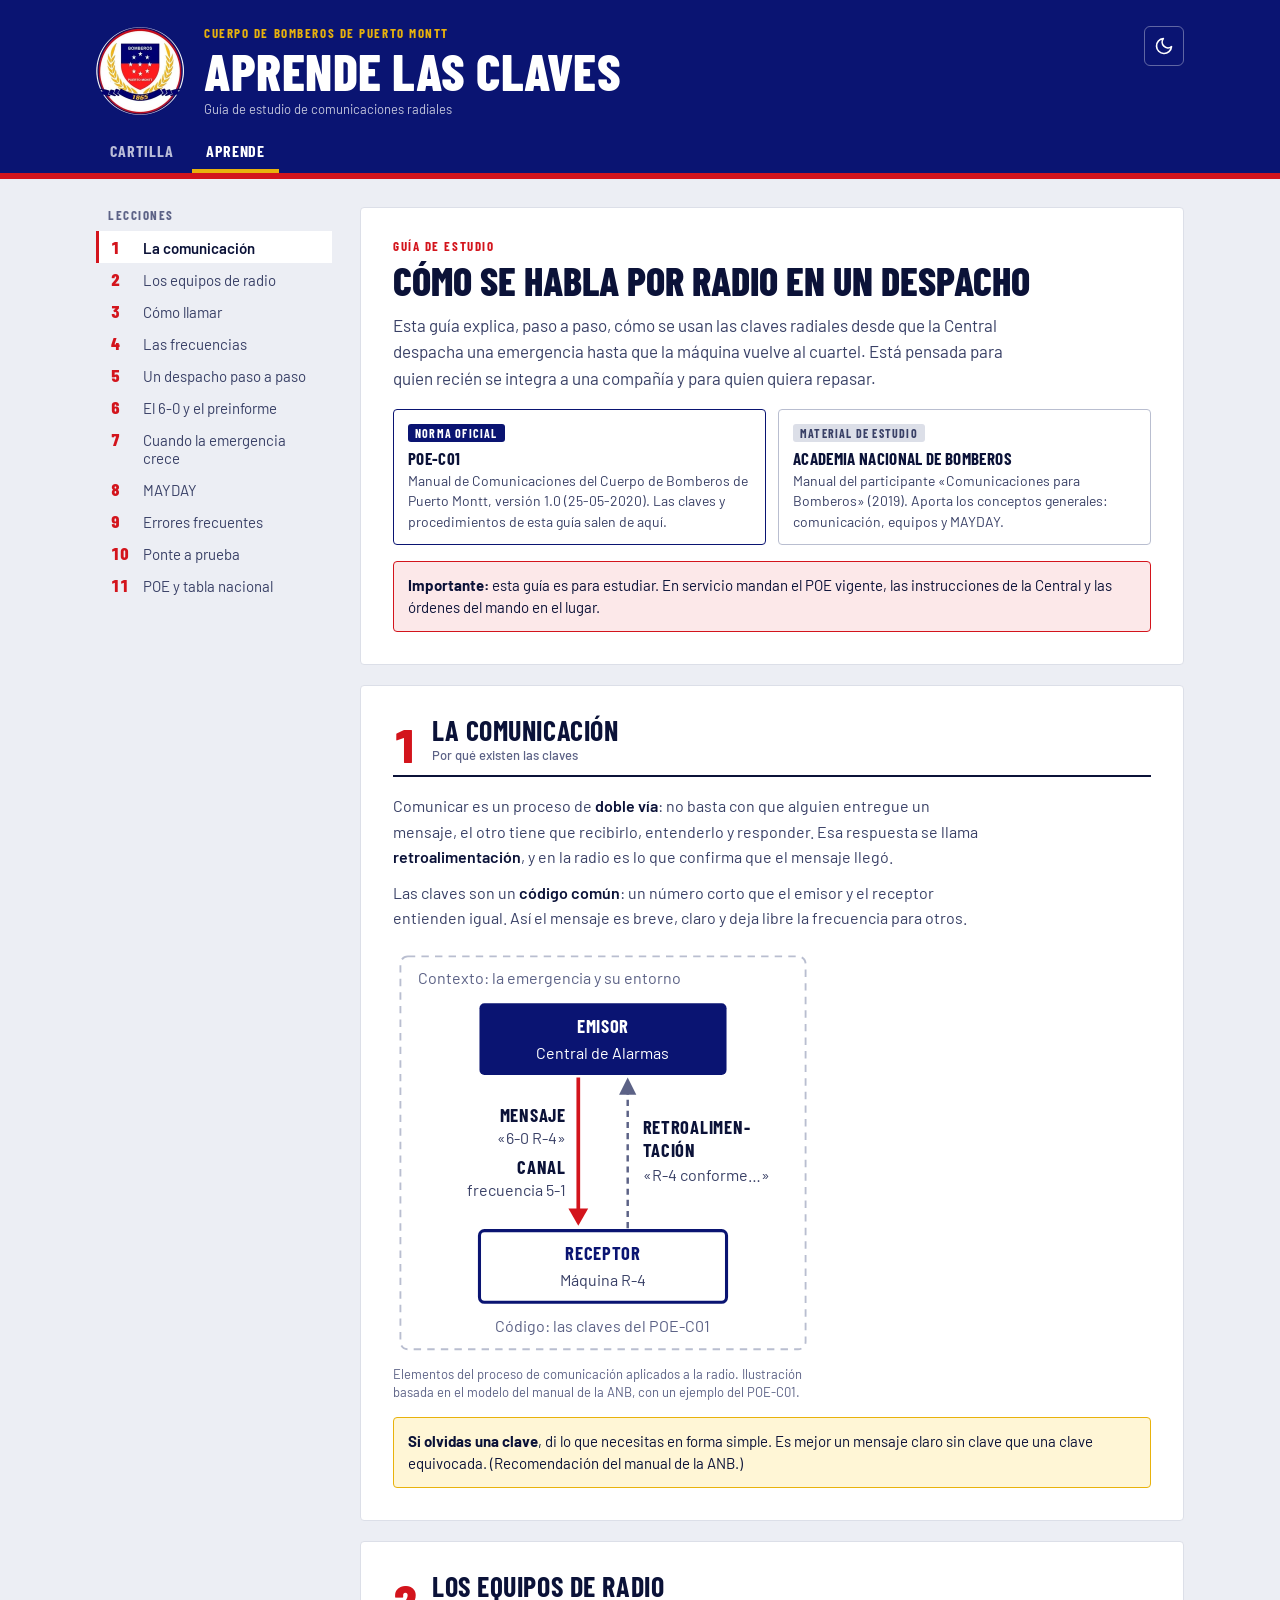
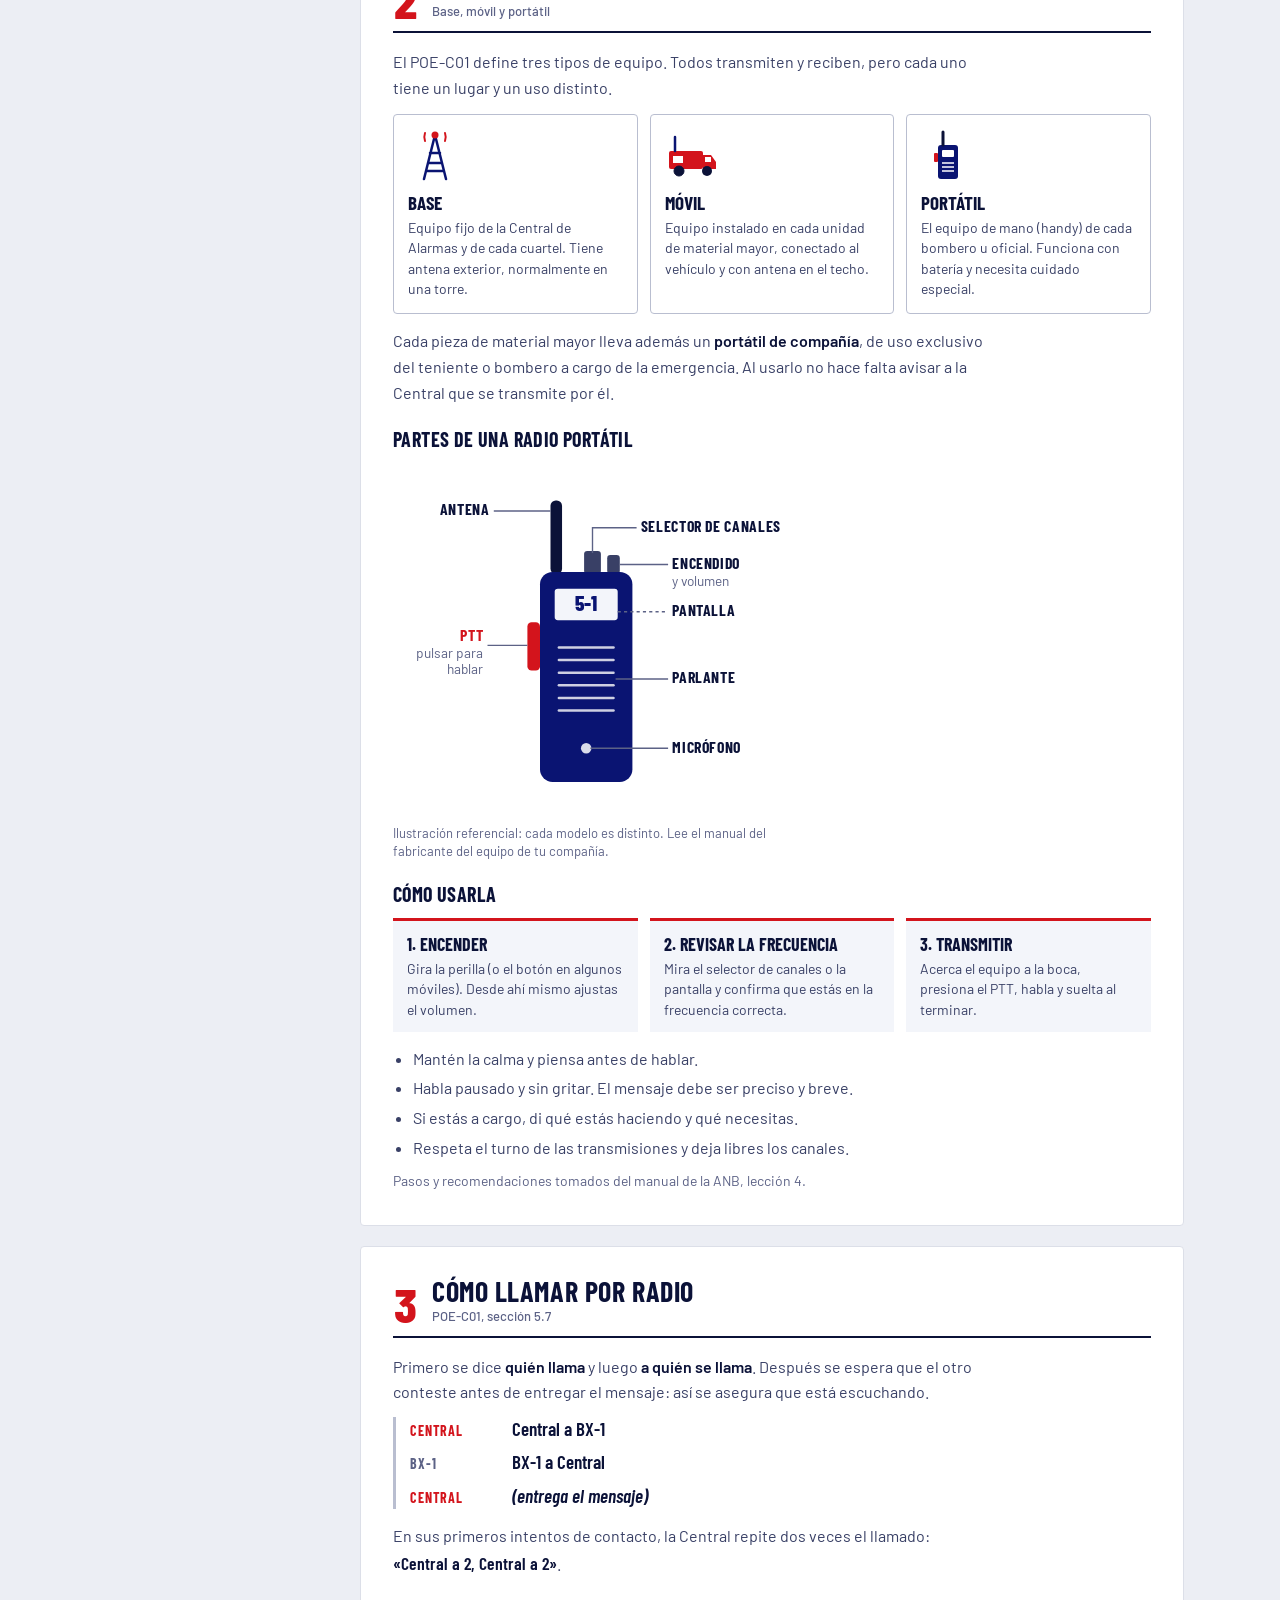
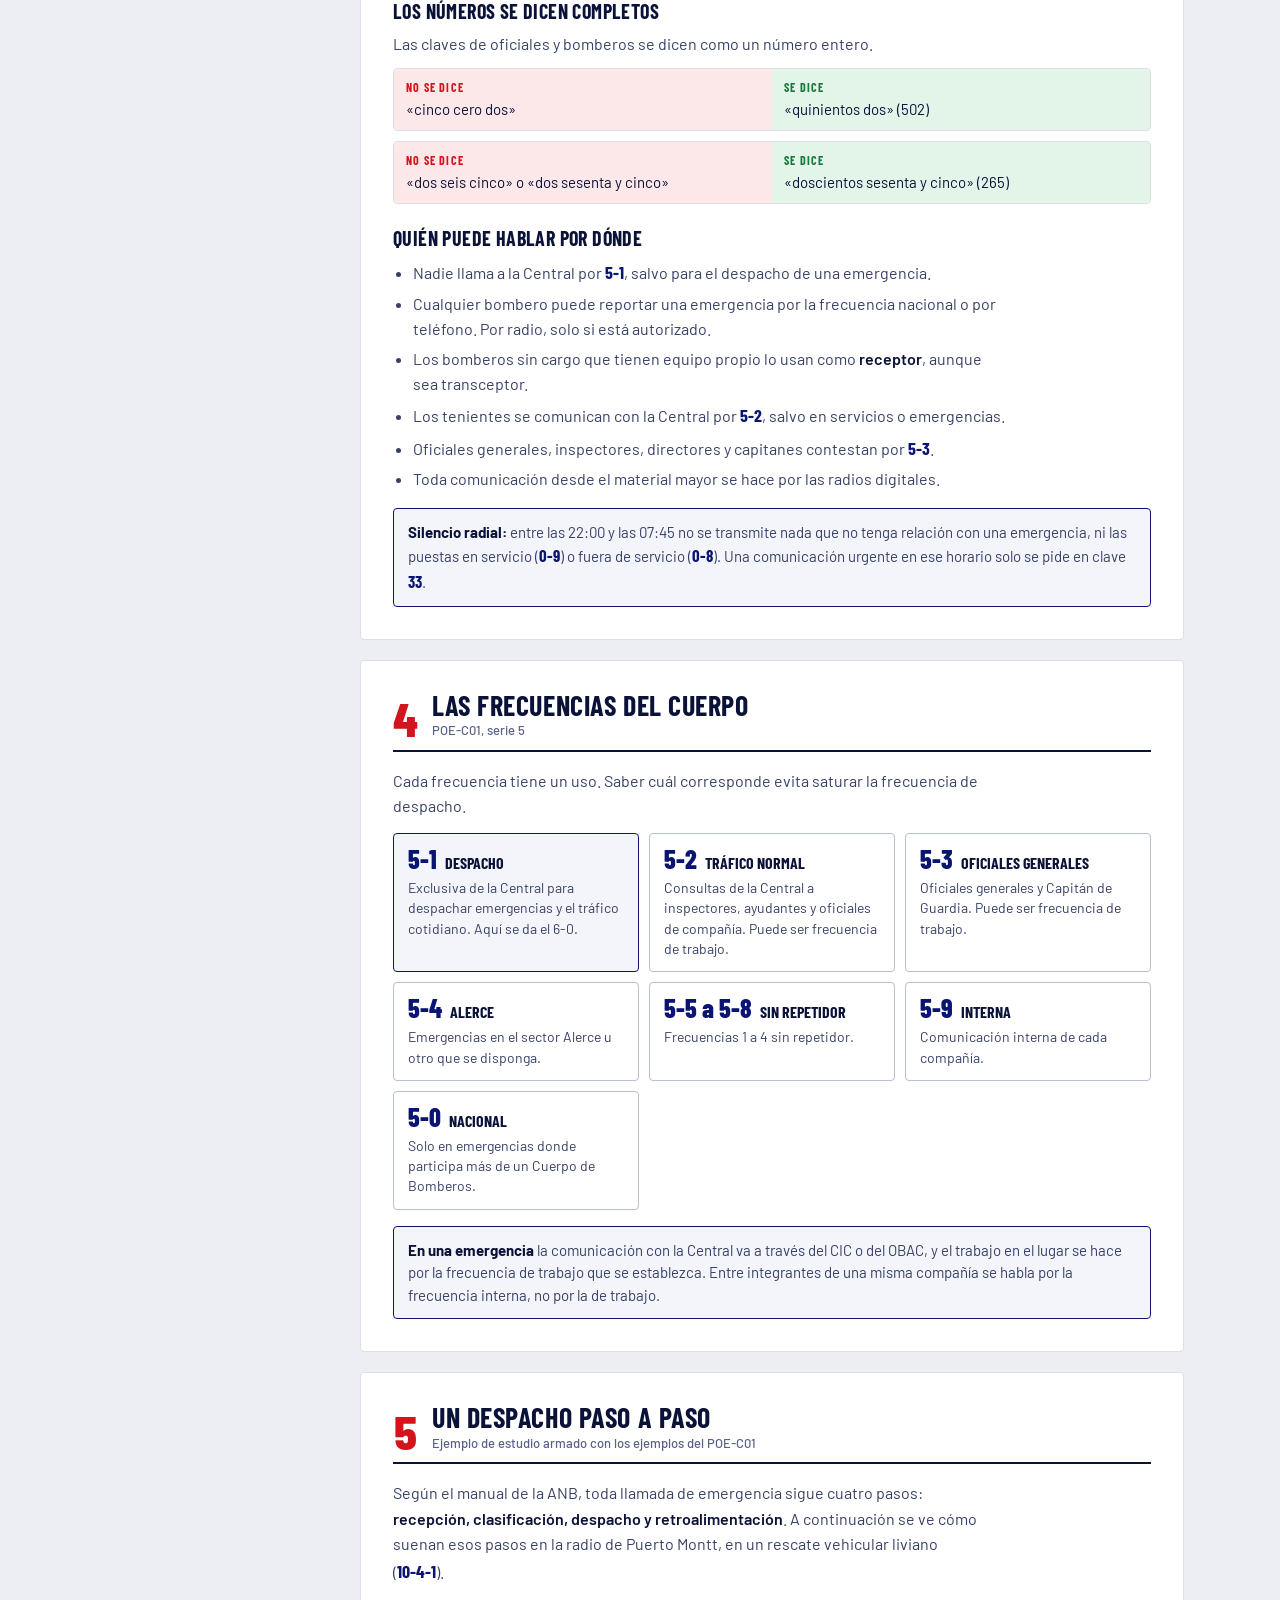
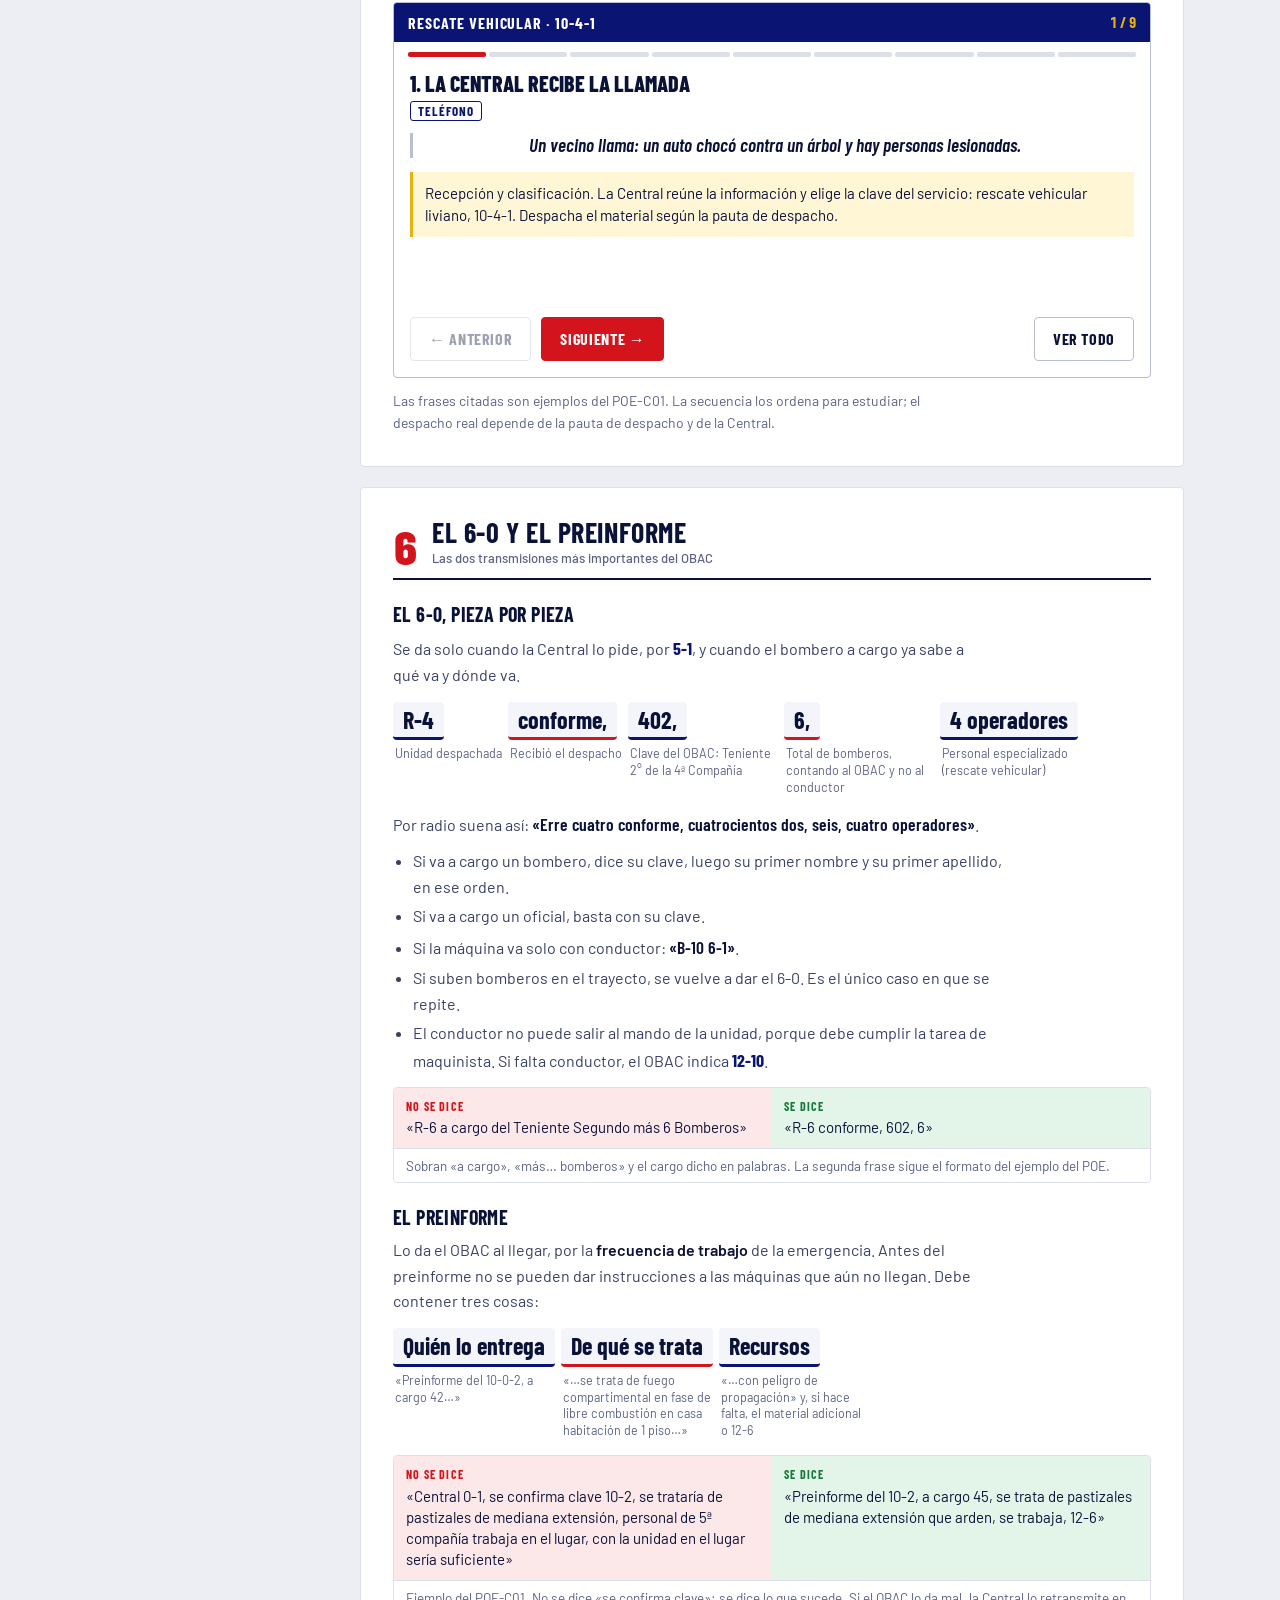
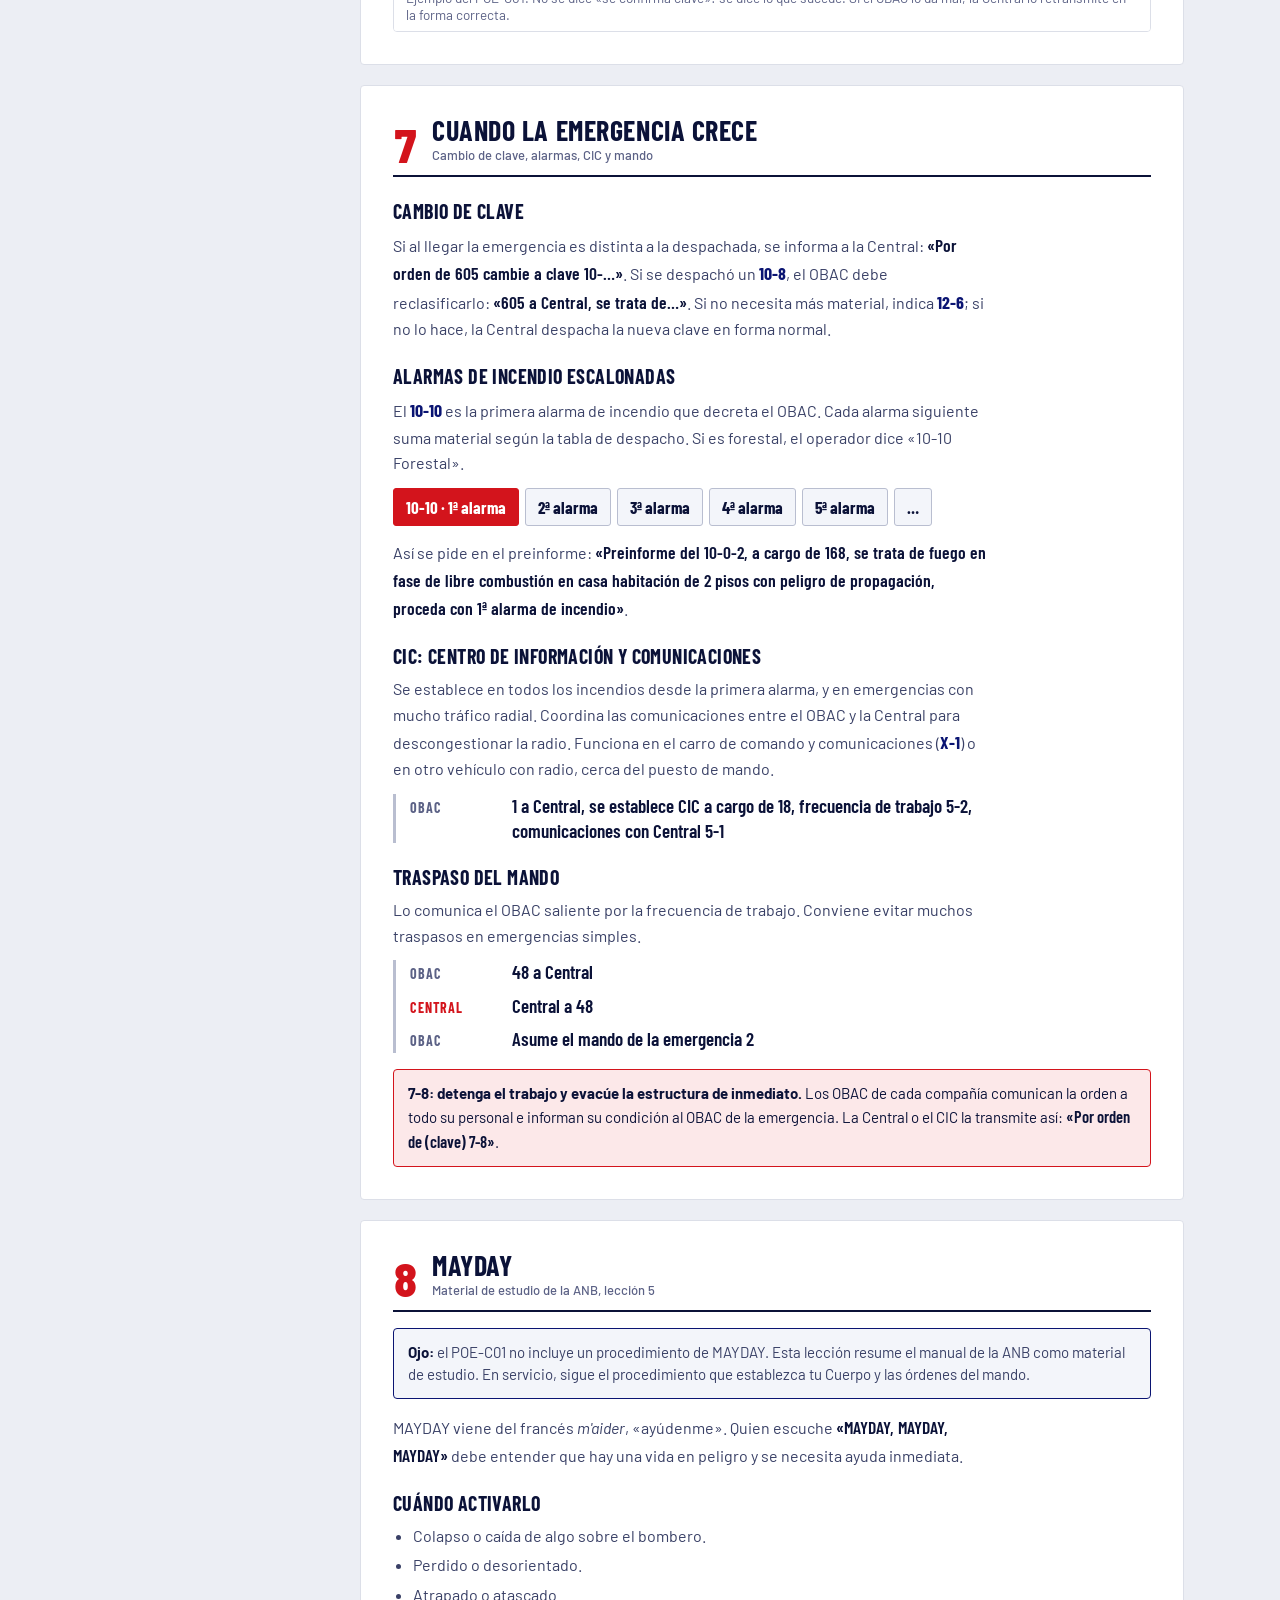
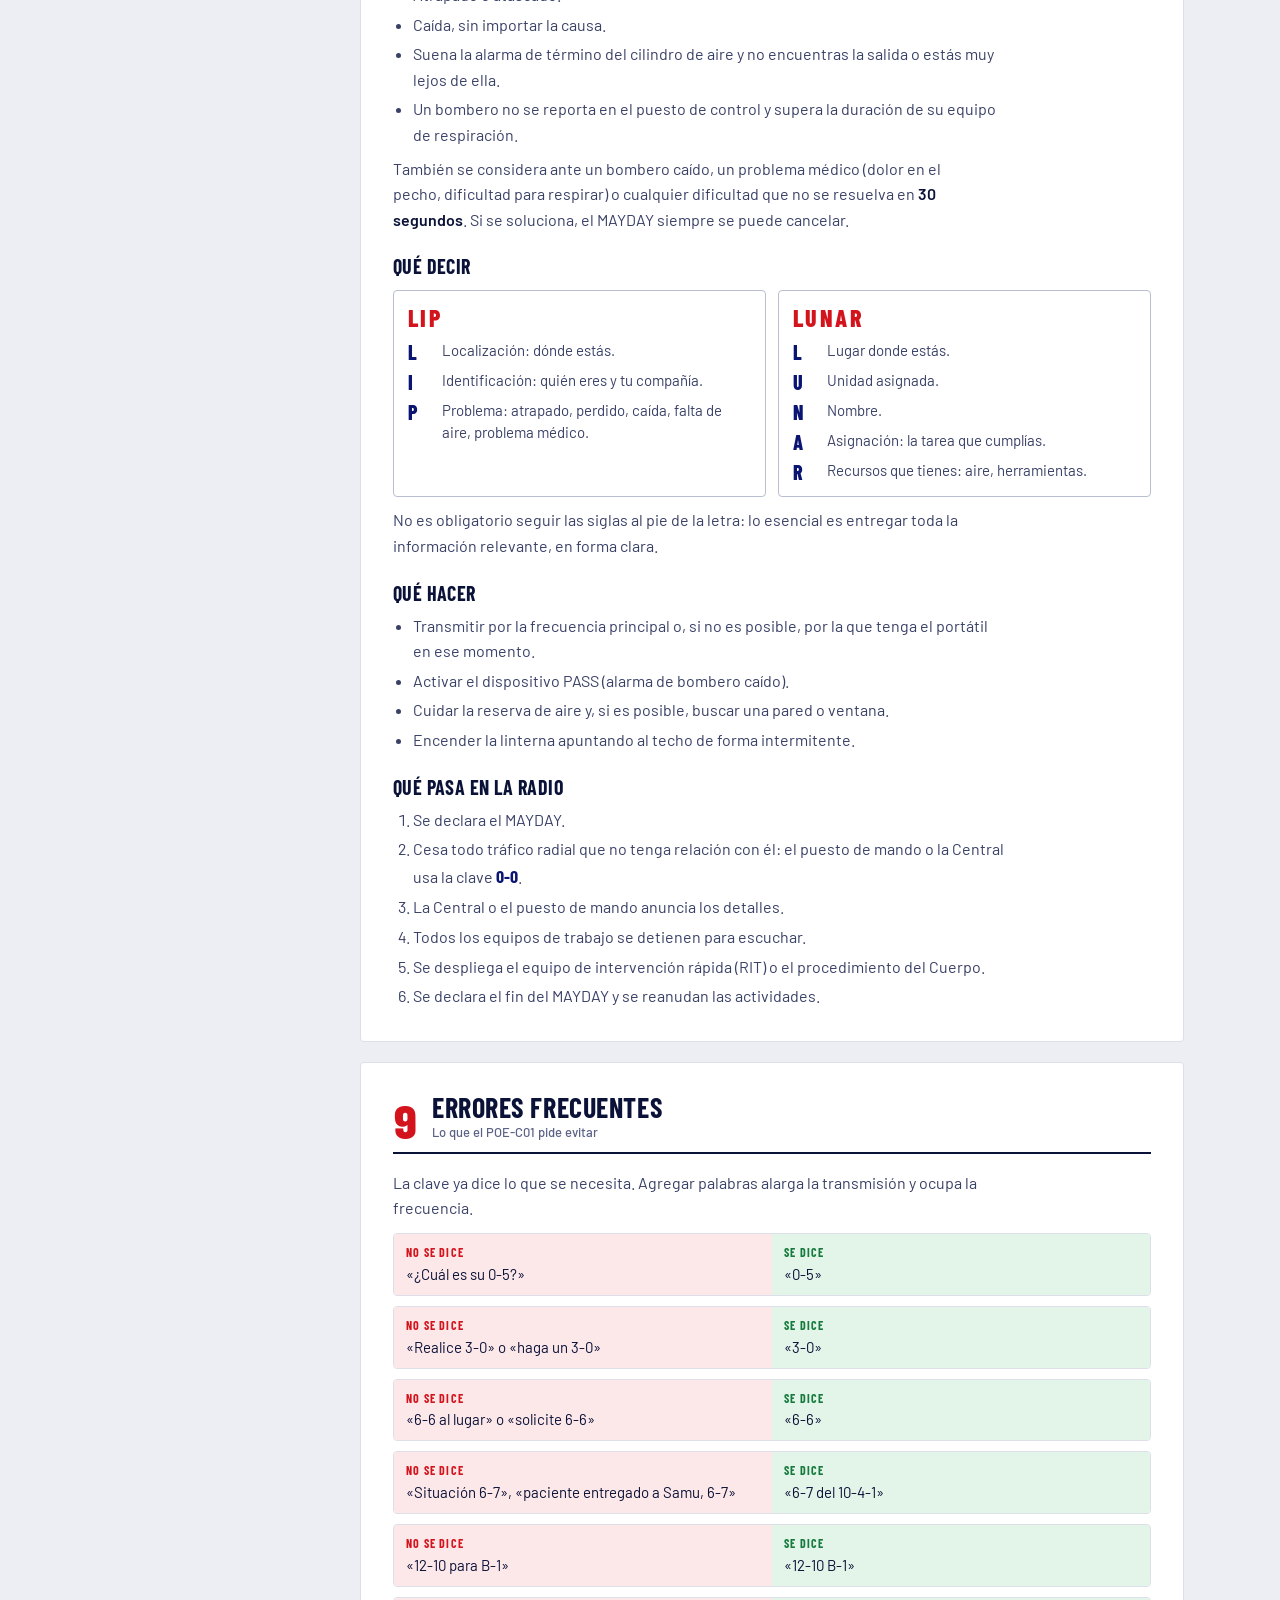
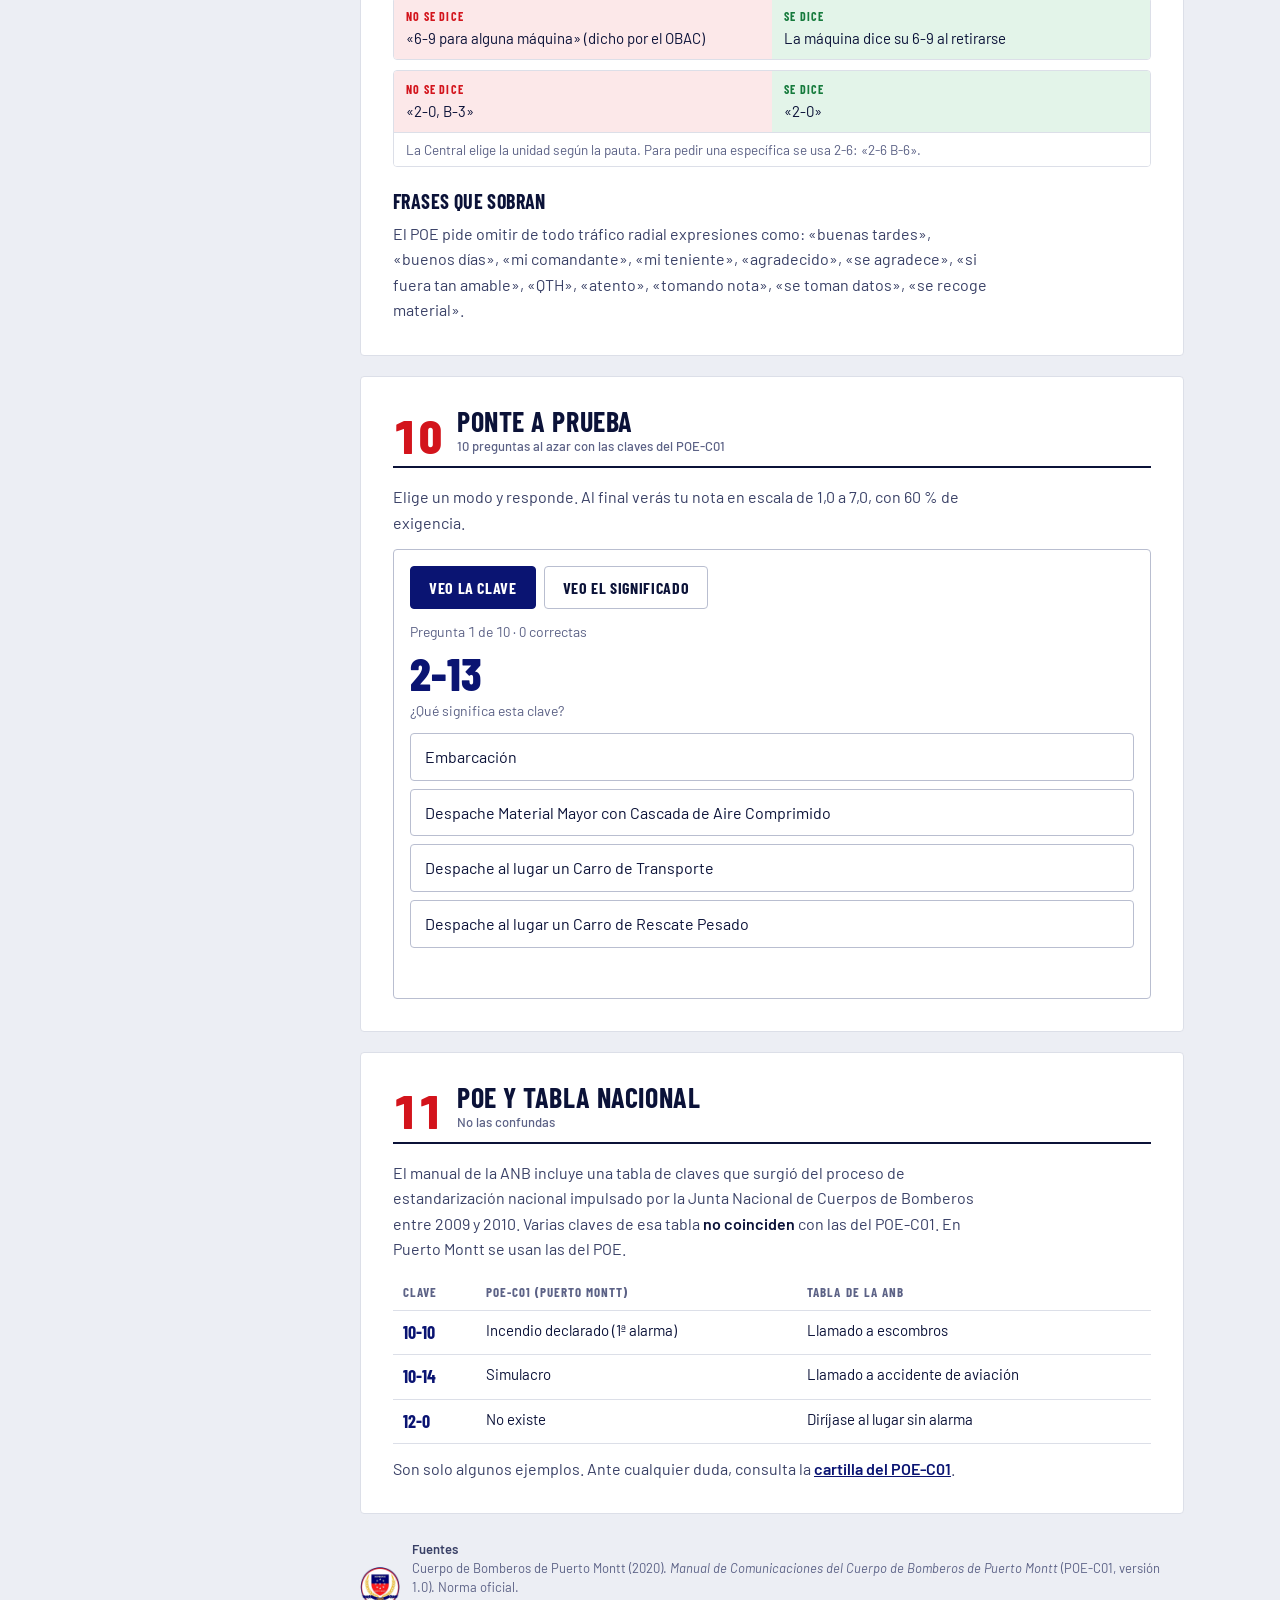
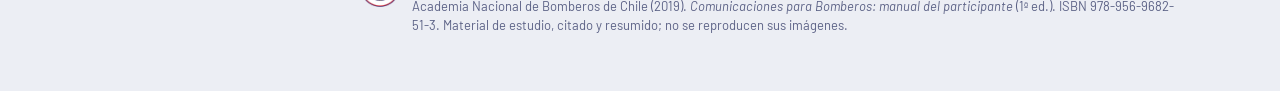
<file: aprende.html>
<!DOCTYPE html>
<html lang="es">
<head>
<meta charset="UTF-8">
<meta name="viewport" content="width=device-width, initial-scale=1.0, maximum-scale=5.0, user-scalable=yes, viewport-fit=cover">
<meta name="apple-mobile-web-app-capable" content="yes">
<meta name="apple-mobile-web-app-status-bar-style" content="black-translucent">
<meta name="theme-color" content="#0A1472">
<meta name="color-scheme" content="light dark">
<meta name="apple-mobile-web-app-title" content="Claves CBPM">
<meta name="description" content="Guía de estudio para aprender a usar las claves radiales del Cuerpo de Bomberos de Puerto Montt en un despacho.">
<title>Aprende las Claves · CB Puerto Montt</title>
<link rel="icon" type="image/png" href="img/favicon.png">
<link rel="apple-touch-icon" href="img/apple-touch-icon.png">
<link rel="preconnect" href="https://fonts.googleapis.com">
<link rel="preconnect" href="https://fonts.gstatic.com" crossorigin>
<link rel="stylesheet" href="https://fonts.googleapis.com/css2?family=Barlow+Condensed:wght@600;700;800&family=Barlow:wght@400;500;600&display=swap">
<script>
  (function(){
    try {
      var t = localStorage.getItem("cbpm-theme");
      if (t === "light" || t === "dark") document.documentElement.setAttribute("data-theme", t);
    } catch (e) {}
  })();
</script>
<link rel="stylesheet" href="css/base.css">
<style>
  /* Guía de estudio: lecciones numeradas en orden de aprendizaje, índice lateral en pantallas anchas. */
  .layout { padding-top: 22px; padding-bottom: 56px; }
  .toc { display: none; }
  .main { min-width: 0; }

  .intro { background: var(--sheet); border: 1px solid var(--rule); border-radius: 4px; padding: 22px 20px; margin-bottom: 20px; }
  .eyebrow { font-family: var(--display); font-weight: 700; font-size: 13px; letter-spacing: 0.12em; text-transform: uppercase; color: var(--red); }
  .intro h2 { font-family: var(--display); font-weight: 800; font-size: clamp(28px, 6vw, 40px); line-height: 1; text-transform: uppercase; margin-top: 6px; text-wrap: balance; }
  .intro p { font-size: 17px; line-height: 1.55; color: var(--ink-2); margin-top: 12px; max-width: 64ch; }
  .srcs { display: grid; grid-template-columns: repeat(auto-fit, minmax(min(100%, 250px), 1fr)); gap: 12px; margin-top: 18px; }
  .src { padding: 12px 14px; border-radius: 4px; border: 1.5px solid var(--rule-2); }
  .src.of { border-color: var(--code); }
  .src b { font-family: var(--display); font-size: 17px; font-weight: 700; text-transform: uppercase; letter-spacing: 0.02em; display: block; }
  .src span { font-size: 14px; line-height: 1.45; color: var(--ink-2); display: block; margin-top: 3px; }
  .src i { font-style: normal; font-family: var(--display); font-weight: 700; font-size: 12px; letter-spacing: 0.1em; text-transform: uppercase; padding: 2px 7px; border-radius: 3px; display: inline-block; margin-bottom: 6px; }
  .src.of i { background: var(--code); color: var(--sheet); }
  .src.st i { background: var(--rule); color: var(--ink-2); }

  .mtoc { background: var(--sheet); border: 1px solid var(--rule); border-radius: 4px; padding: 16px 18px; margin-bottom: 20px; }
  .mtoc h3, .toc h3 { font-family: var(--display); font-size: 13px; font-weight: 700; letter-spacing: 0.12em; text-transform: uppercase; color: var(--ink-3); margin-bottom: 8px; }
  .mtoc ol { list-style: none; display: grid; grid-template-columns: repeat(auto-fill, minmax(min(100%, 240px), 1fr)); gap: 2px 18px; }
  .mtoc a, .toc a { display: flex; gap: 10px; align-items: baseline; padding: 6px 0; color: var(--ink-2); text-decoration: none; font-size: 15px; }
  .mtoc a b, .toc a b { font-family: var(--display); font-weight: 800; font-size: 17px; color: var(--red); min-width: 22px; font-variant-numeric: tabular-nums; }
  .mtoc a:hover, .toc a:hover { color: var(--ink); }

  .lesson { background: var(--sheet); border: 1px solid var(--rule); border-radius: 4px; padding: 24px 20px 26px; margin-bottom: 20px; }
  .lh { display: flex; align-items: flex-end; gap: 14px; padding-bottom: 12px; border-bottom: 2px solid var(--ink); margin-bottom: 16px; }
  .ln { font-family: var(--display); font-weight: 800; font-size: 48px; line-height: 0.8; color: var(--red); font-variant-numeric: tabular-nums; }
  .lh h2 { font-family: var(--display); font-weight: 700; font-size: clamp(22px, 5vw, 28px); line-height: 1.05; text-transform: uppercase; letter-spacing: 0.02em; text-wrap: balance; }
  .lh small { display: block; font-family: var(--text); font-size: 13px; font-weight: 500; text-transform: none; letter-spacing: 0; color: var(--ink-3); margin-top: 4px; }
  .lesson h3 { font-family: var(--display); font-weight: 700; font-size: 20px; text-transform: uppercase; letter-spacing: 0.02em; margin: 22px 0 8px; }
  .lesson p, .lesson li { font-size: 16px; line-height: 1.6; color: var(--ink-2); max-width: 66ch; }
  .lesson p + p { margin-top: 10px; }
  .lesson ul, .lesson ol.steps { padding-left: 20px; margin-top: 8px; }
  .lesson li + li { margin-top: 4px; }
  .lesson strong { color: var(--ink); font-weight: 600; }
  .k { font-family: var(--display); font-weight: 700; font-size: 1.12em; color: var(--code); white-space: nowrap; }
  .q { font-family: var(--display); font-weight: 600; font-size: 1.1em; color: var(--ink); }

  .callout { margin-top: 16px; padding: 12px 14px; border-radius: 4px; font-size: 15px; line-height: 1.5; }
  .callout.poe { background: var(--hover); border: 1.5px solid var(--code); color: var(--ink-2); }
  .callout.warn { background: var(--red-soft); border: 1.5px solid var(--red); color: var(--ink); }
  .callout.tip { background: var(--gold-soft); border: 1.5px solid var(--gold); color: var(--ink); }
  .callout b { color: var(--ink); }

  figure { margin: 18px 0 6px; }
  figure svg { display: block; width: 100%; height: auto; max-width: 100%; }
  figcaption { font-size: 13px; color: var(--ink-3); margin-top: 8px; line-height: 1.4; }
  .fig-narrow { max-width: 420px; }

  /* Clases de color para ilustraciones SVG */
  .f-sheet { fill: var(--sheet); } .f-hover { fill: var(--hover); } .f-ink { fill: var(--ink); } .f-ink2 { fill: var(--ink-2); }
  .f-ink3 { fill: var(--ink-3); } .f-code { fill: var(--code); } .f-red { fill: var(--red); } .f-gold { fill: var(--gold); } .f-none { fill: none; }
  .f-rule { fill: var(--rule); }
  .s-ink { stroke: var(--ink); } .s-ink3 { stroke: var(--ink-3); } .s-code { stroke: var(--code); } .s-red { stroke: var(--red); } .s-rule { stroke: var(--rule-2); }
  .t-lb { font-family: var(--display); font-weight: 700; font-size: 15px; text-transform: uppercase; letter-spacing: 0.04em; }
  .t-sm { font-family: var(--text); font-size: 13px; }
  .t-big { font-family: var(--display); font-weight: 800; font-size: 20px; }

  /* Tarjetas de equipos */
  .eq { display: grid; grid-template-columns: repeat(auto-fit, minmax(min(100%, 200px), 1fr)); gap: 12px; margin-top: 14px; }
  .eq div { border: 1.5px solid var(--rule-2); border-radius: 4px; padding: 14px; }
  .eq svg { width: 54px; height: 54px; display: block; margin-bottom: 8px; }
  .eq b { font-family: var(--display); font-size: 19px; font-weight: 700; text-transform: uppercase; display: block; }
  .eq span { font-size: 14px; line-height: 1.45; color: var(--ink-2); display: block; margin-top: 4px; }

  /* Pasos */
  .steps3 { display: grid; grid-template-columns: repeat(auto-fit, minmax(min(100%, 200px), 1fr)); gap: 12px; margin-top: 12px; counter-reset: st; }
  .steps3 div { padding: 12px 14px; border-top: 3px solid var(--red); background: var(--hover); }
  .steps3 b { font-family: var(--display); font-size: 18px; font-weight: 700; text-transform: uppercase; display: block; }
  .steps3 span { font-size: 14px; line-height: 1.45; color: var(--ink-2); display: block; margin-top: 4px; }

  /* Diálogo radial */
  .talk { margin-top: 12px; border-left: 3px solid var(--rule-2); padding-left: 14px; display: grid; gap: 8px; }
  .talk p { margin: 0 !important; display: grid; grid-template-columns: 92px 1fr; gap: 10px; align-items: baseline; }
  .talk p > span:first-child { font-family: var(--display); font-weight: 700; font-size: 14px; letter-spacing: 0.06em; text-transform: uppercase; color: var(--ink-3); }
  .talk p > span:last-child { font-family: var(--display); font-weight: 600; font-size: 19px; color: var(--ink); line-height: 1.3; }
  .talk p.c > span:first-child { color: var(--red); }
  .talk .act { font-family: var(--text); font-size: 14px; font-weight: 500; font-style: italic; color: var(--ink-3); }

  /* Anatomía de una frase */
  .anat { display: flex; flex-wrap: wrap; gap: 8px 6px; margin-top: 14px; align-items: flex-start; }
  .anat > span { display: flex; flex-direction: column; align-items: flex-start; }
  .anat > span > b { font-family: var(--display); font-weight: 700; font-size: 24px; color: var(--ink); padding: 4px 10px; border-radius: 4px; background: var(--hover); border-bottom: 3px solid var(--code); line-height: 1.15; }
  .anat > span:nth-child(2n) > b { border-bottom-color: var(--red); }
  .anat > span > small { font-size: 12.5px; line-height: 1.35; color: var(--ink-3); margin-top: 5px; max-width: 150px; padding-left: 2px; }

  /* Se dice / no se dice */
  .dd { display: grid; gap: 10px; margin-top: 12px; }
  .dd > div { display: grid; grid-template-columns: 1fr 1fr; border: 1px solid var(--rule); border-radius: 4px; overflow: hidden; }
  .dd > div > span { padding: 10px 12px; font-size: 15px; line-height: 1.4; }
  .dd .no { background: var(--red-soft); color: var(--ink); }
  .dd .si { background: var(--ok-soft); color: var(--ink); }
  .dd .no::before, .dd .si::before { display: block; font-family: var(--display); font-weight: 700; font-size: 12px; letter-spacing: 0.1em; text-transform: uppercase; margin-bottom: 3px; }
  .dd .no::before { content: "No se dice"; color: var(--red); }
  .dd .si::before { content: "Se dice"; color: var(--ok); }
  .dd small { display: block; grid-column: 1 / -1; padding: 8px 12px; font-size: 13.5px; color: var(--ink-3); border-top: 1px solid var(--rule); background: var(--sheet); }

  /* Frecuencias */
  .freq { display: grid; grid-template-columns: repeat(auto-fill, minmax(min(100%, 230px), 1fr)); gap: 10px; margin-top: 14px; }
  .freq div { border: 1.5px solid var(--rule-2); border-radius: 4px; padding: 12px 14px; }
  .freq div.main5 { border-color: var(--code); background: var(--hover); }
  .freq b { font-family: var(--display); font-weight: 800; font-size: 26px; color: var(--code); line-height: 1; }
  .freq em { font-style: normal; font-family: var(--display); font-weight: 700; font-size: 16px; text-transform: uppercase; margin-left: 8px; color: var(--ink); }
  .freq span { display: block; font-size: 14px; line-height: 1.45; color: var(--ink-2); margin-top: 6px; }

  /* Despacho paso a paso */
  .disp { margin-top: 16px; border: 1.5px solid var(--rule-2); border-radius: 4px; overflow: hidden; }
  .disp-top { display: flex; align-items: center; gap: 10px; padding: 10px 14px; background: var(--head); color: #fff; }
  .disp-top b { font-family: var(--display); font-weight: 700; font-size: 16px; text-transform: uppercase; letter-spacing: 0.06em; }
  .disp-top span { margin-left: auto; font-family: var(--display); font-weight: 700; font-size: 15px; color: var(--gold); font-variant-numeric: tabular-nums; }
  .prog { display: flex; gap: 3px; padding: 10px 14px 0; }
  .prog i { flex: 1; height: 5px; border-radius: 2px; background: var(--rule); }
  .prog i.on { background: var(--red); }
  .disp-body { padding: 14px 16px 16px; min-height: 260px; }
  .disp-body h4 { font-family: var(--display); font-weight: 800; font-size: 22px; text-transform: uppercase; line-height: 1.1; }
  .disp-body .freqtag { display: inline-block; margin-top: 6px; font-family: var(--display); font-weight: 700; font-size: 13px; letter-spacing: 0.08em; text-transform: uppercase; color: var(--code); border: 1.5px solid var(--code); border-radius: 3px; padding: 1px 7px; }
  .why { margin-top: 14px; padding: 10px 12px; background: var(--gold-soft); border-left: 3px solid var(--gold); font-size: 15px; line-height: 1.5; color: var(--ink); }
  .disp-nav { display: flex; gap: 10px; padding: 0 16px 16px; }
  .btn {
    padding: 11px 18px; border-radius: 4px; border: 1.5px solid var(--rule-2); background: var(--sheet); color: var(--ink);
    font-family: var(--display); font-weight: 700; font-size: 16px; letter-spacing: 0.04em; text-transform: uppercase; cursor: pointer;
  }
  .btn:hover { border-color: var(--code); }
  .btn.pri { background: var(--red); border-color: var(--red); color: #fff; }
  .btn.pri:hover { filter: brightness(1.08); }
  .btn:disabled { opacity: 0.4; cursor: default; }
  .btn.ghost { margin-left: auto; }

  /* Alarmas escalonadas */
  .ladder { display: flex; flex-wrap: wrap; gap: 6px; margin-top: 12px; }
  .ladder span { font-family: var(--display); font-weight: 700; font-size: 17px; padding: 8px 12px; border-radius: 3px; background: var(--hover); border: 1.5px solid var(--rule-2); color: var(--ink); }
  .ladder span:first-child { background: var(--red); border-color: var(--red); color: #fff; }

  /* LIP y LUNAR */
  .acr { display: grid; grid-template-columns: repeat(auto-fit, minmax(min(100%, 260px), 1fr)); gap: 12px; margin-top: 12px; }
  .acr > div { border: 1.5px solid var(--rule-2); border-radius: 4px; padding: 12px 14px; }
  .acr h4 { font-family: var(--display); font-weight: 800; font-size: 24px; letter-spacing: 0.1em; color: var(--red); }
  .acr dl { display: grid; grid-template-columns: 26px 1fr; gap: 6px 8px; margin-top: 8px; }
  .acr dt { font-family: var(--display); font-weight: 800; font-size: 20px; color: var(--code); line-height: 1.2; }
  .acr dd { font-size: 15px; line-height: 1.45; color: var(--ink-2); }

  /* Autoevaluación */
  .quiz { margin-top: 14px; border: 1.5px solid var(--rule-2); border-radius: 4px; padding: 16px; }
  .qmodes { display: flex; flex-wrap: wrap; gap: 8px; margin-bottom: 14px; }
  .qmodes .btn[aria-pressed="true"] { background: var(--code); border-color: var(--code); color: var(--sheet); }
  .qstat { font-size: 14px; color: var(--ink-3); font-variant-numeric: tabular-nums; }
  .qprompt { margin: 10px 0 14px; }
  .qprompt .big { font-family: var(--display); font-weight: 800; font-size: 46px; color: var(--code); line-height: 1; }
  .qprompt .txt { font-size: 19px; font-weight: 600; color: var(--ink); line-height: 1.35; }
  .qopts { display: grid; gap: 8px; }
  .qopt {
    text-align: left; padding: 12px 14px; border: 1.5px solid var(--rule-2); border-radius: 4px; background: var(--sheet);
    font-size: 16px; line-height: 1.35; color: var(--ink); cursor: pointer; display: flex; gap: 10px; align-items: baseline;
  }
  .qopt .k { min-width: 64px; }
  .qopt:hover:not(:disabled) { border-color: var(--code); }
  .qopt.good { background: var(--ok-soft); border-color: var(--ok); }
  .qopt.bad { background: var(--red-soft); border-color: var(--red); }
  .qopt:disabled { cursor: default; }
  .qfeed { margin-top: 12px; font-size: 15px; line-height: 1.5; min-height: 22px; color: var(--ink-2); }
  .qfeed b { color: var(--ink); }
  .qres { text-align: center; padding: 10px 0 4px; }
  .qres .score { font-family: var(--display); font-weight: 800; font-size: 56px; color: var(--code); line-height: 1; font-variant-numeric: tabular-nums; }
  .qres .grade { font-family: var(--display); font-weight: 700; font-size: 22px; margin-top: 6px; }
  .qres p { font-size: 14px; color: var(--ink-3); margin: 6px auto 0; }

  .cmp { width: 100%; border-collapse: collapse; margin-top: 12px; font-size: 15px; }
  .cmp th, .cmp td { text-align: left; padding: 9px 10px; border-bottom: 1px solid var(--rule); vertical-align: top; line-height: 1.4; }
  .cmp th { font-family: var(--display); font-weight: 700; font-size: 13px; letter-spacing: 0.08em; text-transform: uppercase; color: var(--ink-3); }
  .cmp td:first-child { font-family: var(--display); font-weight: 700; font-size: 18px; color: var(--code); white-space: nowrap; }
  .tblw { overflow-x: auto; }

  @media (min-width: 980px) {
    .layout { display: grid; grid-template-columns: 236px 1fr; gap: 28px; align-items: start; padding-top: 28px; }
    .toc { display: block; position: sticky; top: 20px; }
    .toc a { padding: 6px 12px; border-left: 3px solid transparent; }
    .toc a.on { border-left-color: var(--red); background: var(--sheet); color: var(--ink); font-weight: 600; }
    .toc h3 { padding-left: 12px; }
    .mtoc { display: none; }
    .lesson, .intro { padding: 30px 32px 32px; }
  }
  .disp-nav .btn { white-space: nowrap; }
  @media (max-width: 420px) {
    .lesson { padding: 20px 14px 22px; }
    .disp-nav { gap: 8px; padding-left: 12px; padding-right: 12px; }
    .disp-nav .btn { padding: 10px 11px; font-size: 15px; }
    .talk p { grid-template-columns: 70px 1fr; }
    .talk p > span:last-child { font-size: 17px; }
    .dd > div { grid-template-columns: 1fr; }
  }
  @media print {
    .toc, .mtoc, .disp-nav, .quiz { display: none !important; }
    .layout { display: block; }
  }
</style>
</head>
<body>

<header class="top">
  <div class="wrap">
    <div class="top-row">
      <picture>
        <source srcset="img/logo.webp" type="image/webp">
        <img class="logo" src="img/logo.png" width="88" height="88" alt="Escudo del Cuerpo de Bomberos de Puerto Montt">
      </picture>
      <div class="ttl">
        <div class="org">Cuerpo de Bomberos de Puerto Montt</div>
        <h1>Aprende las claves</h1>
        <div class="ref">Guía de estudio de comunicaciones radiales</div>
      </div>
      <button class="tbtn" id="th" type="button" aria-label="Cambiar entre tema claro y oscuro" title="Cambiar tema">
        <svg class="sun" viewBox="0 0 24 24" width="20" height="20" fill="none" stroke="currentColor" stroke-width="2" stroke-linecap="round"><circle cx="12" cy="12" r="4"/><path d="M12 2v2M12 20v2M4.9 4.9l1.4 1.4M17.7 17.7l1.4 1.4M2 12h2M20 12h2M4.9 19.1l1.4-1.4M17.7 6.3l1.4-1.4"/></svg>
        <svg class="moon" viewBox="0 0 24 24" width="20" height="20" fill="none" stroke="currentColor" stroke-width="2" stroke-linecap="round" stroke-linejoin="round"><path d="M21 12.8A9 9 0 1 1 11.2 3a7 7 0 0 0 9.8 9.8z"/></svg>
      </button>
    </div>
    <nav class="pnav" aria-label="Secciones del sitio">
      <a href="./">Cartilla</a>
      <a href="aprende.html" aria-current="page">Aprende</a>
    </nav>
  </div>
</header>

<div class="wrap layout">
  <nav class="toc" id="toc" aria-label="Lecciones"></nav>
  <main class="main">

    <section class="intro">
      <div class="eyebrow">Guía de estudio</div>
      <h2>Cómo se habla por radio en un despacho</h2>
      <p>Esta guía explica, paso a paso, cómo se usan las claves radiales desde que la Central despacha una emergencia hasta que la máquina vuelve al cuartel. Está pensada para quien recién se integra a una compañía y para quien quiera repasar.</p>
      <div class="srcs">
        <div class="src of"><i>Norma oficial</i><b>POE-C01</b><span>Manual de Comunicaciones del Cuerpo de Bomberos de Puerto Montt, versión 1.0 (25-05-2020). Las claves y procedimientos de esta guía salen de aquí.</span></div>
        <div class="src st"><i>Material de estudio</i><b>Academia Nacional de Bomberos</b><span>Manual del participante «Comunicaciones para Bomberos» (2019). Aporta los conceptos generales: comunicación, equipos y MAYDAY.</span></div>
      </div>
      <div class="callout warn"><b>Importante:</b> esta guía es para estudiar. En servicio mandan el POE vigente, las instrucciones de la Central y las órdenes del mando en el lugar.</div>
    </section>

    <nav class="mtoc" id="mtoc" aria-label="Lecciones"></nav>

    <!-- 1 -->
    <section class="lesson" id="l-comunicacion" data-t="La comunicación">
      <div class="lh"><span class="ln">1</span><h2>La comunicación<small>Por qué existen las claves</small></h2></div>
      <p>Comunicar es un proceso de <strong>doble vía</strong>: no basta con que alguien entregue un mensaje, el otro tiene que recibirlo, entenderlo y responder. Esa respuesta se llama <strong>retroalimentación</strong>, y en la radio es lo que confirma que el mensaje llegó.</p>
      <p>Las claves son un <strong>código común</strong>: un número corto que el emisor y el receptor entienden igual. Así el mensaje es breve, claro y deja libre la frecuencia para otros.</p>
      <figure class="fig-narrow">
        <svg viewBox="0 0 340 330" role="img" aria-labelledby="f1t">
          <title id="f1t">Proceso de comunicación por radio: la Central emite un mensaje en clave por el canal 5-1, la máquina lo recibe y responde con retroalimentación.</title>
          <rect x="6" y="6" width="328" height="318" rx="6" class="f-none s-rule" stroke-width="1.5" stroke-dasharray="6 5"/>
          <text x="20" y="28" class="t-sm f-ink3">Contexto: la emergencia y su entorno</text>
          <rect x="70" y="44" width="200" height="58" rx="4" class="f-code"/>
          <text x="170" y="68" text-anchor="middle" class="t-lb" fill="#fff">Emisor</text>
          <text x="170" y="89" text-anchor="middle" class="t-sm" fill="#fff">Central de Alarmas</text>
          <line x1="150" y1="104" x2="150" y2="218" class="s-red" stroke-width="3"/>
          <path d="M142 210 L150 224 L158 210 Z" class="f-red"/>
          <line x1="190" y1="226" x2="190" y2="112" class="s-ink3" stroke-width="2" stroke-dasharray="5 4"/>
          <path d="M183 118 L190 104 L197 118 Z" class="f-ink3"/>
          <text x="140" y="140" text-anchor="end" class="t-lb f-ink">Mensaje</text>
          <text x="140" y="158" text-anchor="end" class="t-sm f-ink2">«6-0 R-4»</text>
          <text x="140" y="182" text-anchor="end" class="t-lb f-ink">Canal</text>
          <text x="140" y="200" text-anchor="end" class="t-sm f-ink2">frecuencia 5-1</text>
          <text x="202" y="150" class="t-lb f-ink">Retroalimen-</text>
          <text x="202" y="168" class="t-lb f-ink">tación</text>
          <text x="202" y="188" class="t-sm f-ink2">«R-4 conforme…»</text>
          <rect x="70" y="228" width="200" height="58" rx="4" class="f-sheet s-code" stroke-width="2.5"/>
          <text x="170" y="252" text-anchor="middle" class="t-lb f-code">Receptor</text>
          <text x="170" y="273" text-anchor="middle" class="t-sm f-ink2">Máquina R-4</text>
          <text x="170" y="310" text-anchor="middle" class="t-sm f-ink3">Código: las claves del POE-C01</text>
        </svg>
        <figcaption>Elementos del proceso de comunicación aplicados a la radio. Ilustración basada en el modelo del manual de la ANB, con un ejemplo del POE-C01.</figcaption>
      </figure>
      <div class="callout tip"><b>Si olvidas una clave</b>, di lo que necesitas en forma simple. Es mejor un mensaje claro sin clave que una clave equivocada. (Recomendación del manual de la ANB.)</div>
    </section>

    <!-- 2 -->
    <section class="lesson" id="l-equipos" data-t="Los equipos de radio">
      <div class="lh"><span class="ln">2</span><h2>Los equipos de radio<small>Base, móvil y portátil</small></h2></div>
      <p>El POE-C01 define tres tipos de equipo. Todos transmiten y reciben, pero cada uno tiene un lugar y un uso distinto.</p>
      <div class="eq">
        <div>
          <svg viewBox="0 0 54 54" aria-hidden="true"><path d="M27 6 L16 50 M27 6 L38 50 M20 34 H34 M18 42 H36 M22 24 H32" class="s-code f-none" stroke-width="2.5" stroke-linecap="round"/><circle cx="27" cy="6" r="3.5" class="f-red"/><path d="M17 4 a12 12 0 0 0 0 8 M37 4 a12 12 0 0 1 0 8" class="s-red f-none" stroke-width="2" stroke-linecap="round"/></svg>
          <b>Base</b><span>Equipo fijo de la Central de Alarmas y de cada cuartel. Tiene antena exterior, normalmente en una torre.</span>
        </div>
        <div>
          <svg viewBox="0 0 54 54" aria-hidden="true"><rect x="4" y="22" width="34" height="18" rx="2" class="f-red"/><path d="M38 26 H46 L51 33 V40 H38 Z" class="f-red"/><rect x="40" y="28" width="6" height="5" class="f-sheet"/><circle cx="14" cy="42" r="5" class="f-ink s-ink"/><circle cx="42" cy="42" r="5" class="f-ink"/><line x1="10" y1="22" x2="10" y2="8" class="s-code" stroke-width="2.5" stroke-linecap="round"/><rect x="8" y="27" width="10" height="7" class="f-sheet"/></svg>
          <b>Móvil</b><span>Equipo instalado en cada unidad de material mayor, conectado al vehículo y con antena en el techo.</span>
        </div>
        <div>
          <svg viewBox="0 0 54 54" aria-hidden="true"><rect x="17" y="16" width="20" height="34" rx="3" class="f-code"/><line x1="22" y1="16" x2="22" y2="3" class="s-ink" stroke-width="3" stroke-linecap="round"/><rect x="21" y="21" width="12" height="7" rx="1" class="f-sheet"/><line x1="21" y1="34" x2="33" y2="34" stroke="#fff" stroke-width="1.5"/><line x1="21" y1="38" x2="33" y2="38" stroke="#fff" stroke-width="1.5"/><line x1="21" y1="42" x2="33" y2="42" stroke="#fff" stroke-width="1.5"/><rect x="13" y="24" width="4" height="9" rx="1" class="f-red"/></svg>
          <b>Portátil</b><span>El equipo de mano (handy) de cada bombero u oficial. Funciona con batería y necesita cuidado especial.</span>
        </div>
      </div>
      <p style="margin-top:14px">Cada pieza de material mayor lleva además un <strong>portátil de compañía</strong>, de uso exclusivo del teniente o bombero a cargo de la emergencia. Al usarlo no hace falta avisar a la Central que se transmite por él.</p>

      <h3>Partes de una radio portátil</h3>
      <figure class="fig-narrow">
        <svg viewBox="0 0 400 330" role="img" aria-labelledby="f2t">
          <title id="f2t">Radio portátil con sus partes: antena, selector de canales, perilla de encendido y volumen, botón PTT para hablar, parlante y micrófono.</title>
          <rect x="150" y="30" width="11" height="70" rx="5" class="f-ink"/>
          <rect x="182" y="78" width="16" height="22" rx="3" class="f-ink2"/>
          <rect x="204" y="82" width="12" height="18" rx="3" class="f-ink2"/>
          <rect x="140" y="98" width="88" height="200" rx="12" class="f-code"/>
          <rect x="128" y="146" width="12" height="46" rx="4" class="f-red"/>
          <rect x="154" y="114" width="60" height="30" rx="3" class="f-hover"/>
          <text x="184" y="135" text-anchor="middle" class="t-big f-code">5-1</text>
          <g stroke="#fff" stroke-width="2.4" stroke-linecap="round" opacity="0.8">
            <line x1="158" y1="170" x2="210" y2="170"/><line x1="158" y1="182" x2="210" y2="182"/><line x1="158" y1="194" x2="210" y2="194"/>
            <line x1="158" y1="206" x2="210" y2="206"/><line x1="158" y1="218" x2="210" y2="218"/><line x1="158" y1="230" x2="210" y2="230"/>
          </g>
          <circle cx="184" cy="266" r="5" fill="#fff" opacity="0.85"/>
          <g class="s-ink3" stroke-width="1.3" fill="none">
            <path d="M150 40 H96"/><path d="M190 80 V56 H232"/><path d="M216 91 H262"/>
            <path d="M128 168 H90"/><path d="M212 200 H262"/><path d="M188 266 H262"/><path d="M214 136 H262" stroke-dasharray="3 3"/>
          </g>
          <text x="92" y="44" text-anchor="end" class="t-lb f-ink">Antena</text>
          <text x="236" y="60" class="t-lb f-ink">Selector de canales</text>
          <text x="266" y="95" class="t-lb f-ink">Encendido</text>
          <text x="266" y="111" class="t-sm f-ink3">y volumen</text>
          <text x="86" y="164" text-anchor="end" class="t-lb f-red">PTT</text>
          <text x="86" y="180" text-anchor="end" class="t-sm f-ink3">pulsar para</text>
          <text x="86" y="195" text-anchor="end" class="t-sm f-ink3">hablar</text>
          <text x="266" y="140" class="t-lb f-ink">Pantalla</text>
          <text x="266" y="204" class="t-lb f-ink">Parlante</text>
          <text x="266" y="270" class="t-lb f-ink">Micrófono</text>
        </svg>
        <figcaption>Ilustración referencial: cada modelo es distinto. Lee el manual del fabricante del equipo de tu compañía.</figcaption>
      </figure>

      <h3>Cómo usarla</h3>
      <div class="steps3">
        <div><b>1. Encender</b><span>Gira la perilla (o el botón en algunos móviles). Desde ahí mismo ajustas el volumen.</span></div>
        <div><b>2. Revisar la frecuencia</b><span>Mira el selector de canales o la pantalla y confirma que estás en la frecuencia correcta.</span></div>
        <div><b>3. Transmitir</b><span>Acerca el equipo a la boca, presiona el PTT, habla y suelta al terminar.</span></div>
      </div>
      <ul style="margin-top:14px">
        <li>Mantén la calma y piensa antes de hablar.</li>
        <li>Habla pausado y sin gritar. El mensaje debe ser preciso y breve.</li>
        <li>Si estás a cargo, di qué estás haciendo y qué necesitas.</li>
        <li>Respeta el turno de las transmisiones y deja libres los canales.</li>
      </ul>
      <p style="margin-top:10px;font-size:14px;color:var(--ink-3)">Pasos y recomendaciones tomados del manual de la ANB, lección 4.</p>
    </section>

    <!-- 3 -->
    <section class="lesson" id="l-llamar" data-t="Cómo llamar">
      <div class="lh"><span class="ln">3</span><h2>Cómo llamar por radio<small>POE-C01, sección 5.7</small></h2></div>
      <p>Primero se dice <strong>quién llama</strong> y luego <strong>a quién se llama</strong>. Después se espera que el otro conteste antes de entregar el mensaje: así se asegura que está escuchando.</p>
      <div class="talk">
        <p class="c"><span>Central</span><span>Central a BX-1</span></p>
        <p><span>BX-1</span><span>BX-1 a Central</span></p>
        <p class="c"><span>Central</span><span class="act">(entrega el mensaje)</span></p>
      </div>
      <p style="margin-top:14px">En sus primeros intentos de contacto, la Central repite dos veces el llamado: <span class="q">«Central a 2, Central a 2»</span>.</p>

      <h3>Los números se dicen completos</h3>
      <p>Las claves de oficiales y bomberos se dicen como un número entero.</p>
      <div class="dd">
        <div><span class="no">«cinco cero dos»</span><span class="si">«quinientos dos» (502)</span></div>
        <div><span class="no">«dos seis cinco» o «dos sesenta y cinco»</span><span class="si">«doscientos sesenta y cinco» (265)</span></div>
      </div>

      <h3>Quién puede hablar por dónde</h3>
      <ul>
        <li>Nadie llama a la Central por <span class="k">5-1</span>, salvo para el despacho de una emergencia.</li>
        <li>Cualquier bombero puede reportar una emergencia por la frecuencia nacional o por teléfono. Por radio, solo si está autorizado.</li>
        <li>Los bomberos sin cargo que tienen equipo propio lo usan como <strong>receptor</strong>, aunque sea transceptor.</li>
        <li>Los tenientes se comunican con la Central por <span class="k">5-2</span>, salvo en servicios o emergencias.</li>
        <li>Oficiales generales, inspectores, directores y capitanes contestan por <span class="k">5-3</span>.</li>
        <li>Toda comunicación desde el material mayor se hace por las radios digitales.</li>
      </ul>
      <div class="callout poe"><b>Silencio radial:</b> entre las 22:00 y las 07:45 no se transmite nada que no tenga relación con una emergencia, ni las puestas en servicio (<span class="k">0-9</span>) o fuera de servicio (<span class="k">0-8</span>). Una comunicación urgente en ese horario solo se pide en clave <span class="k">33</span>.</div>
    </section>

    <!-- 4 -->
    <section class="lesson" id="l-frecuencias" data-t="Las frecuencias">
      <div class="lh"><span class="ln">4</span><h2>Las frecuencias del Cuerpo<small>POE-C01, serie 5</small></h2></div>
      <p>Cada frecuencia tiene un uso. Saber cuál corresponde evita saturar la frecuencia de despacho.</p>
      <div class="freq">
        <div class="main5"><b>5-1</b><em>Despacho</em><span>Exclusiva de la Central para despachar emergencias y el tráfico cotidiano. Aquí se da el 6-0.</span></div>
        <div><b>5-2</b><em>Tráfico normal</em><span>Consultas de la Central a inspectores, ayudantes y oficiales de compañía. Puede ser frecuencia de trabajo.</span></div>
        <div><b>5-3</b><em>Oficiales generales</em><span>Oficiales generales y Capitán de Guardia. Puede ser frecuencia de trabajo.</span></div>
        <div><b>5-4</b><em>Alerce</em><span>Emergencias en el sector Alerce u otro que se disponga.</span></div>
        <div><b>5-5 a 5-8</b><em>Sin repetidor</em><span>Frecuencias 1 a 4 sin repetidor.</span></div>
        <div><b>5-9</b><em>Interna</em><span>Comunicación interna de cada compañía.</span></div>
        <div><b>5-0</b><em>Nacional</em><span>Solo en emergencias donde participa más de un Cuerpo de Bomberos.</span></div>
      </div>
      <div class="callout poe"><b>En una emergencia</b> la comunicación con la Central va a través del CIC o del OBAC, y el trabajo en el lugar se hace por la frecuencia de trabajo que se establezca. Entre integrantes de una misma compañía se habla por la frecuencia interna, no por la de trabajo.</div>
    </section>

    <!-- 5 -->
    <section class="lesson" id="l-despacho" data-t="Un despacho paso a paso">
      <div class="lh"><span class="ln">5</span><h2>Un despacho paso a paso<small>Ejemplo de estudio armado con los ejemplos del POE-C01</small></h2></div>
      <p>Según el manual de la ANB, toda llamada de emergencia sigue cuatro pasos: <strong>recepción, clasificación, despacho y retroalimentación</strong>. A continuación se ve cómo suenan esos pasos en la radio de Puerto Montt, en un rescate vehicular liviano (<span class="k">10-4-1</span>).</p>
      <div class="disp" id="disp">
        <div class="disp-top"><b>Rescate vehicular · 10-4-1</b><span id="dcount">1 / 9</span></div>
        <div class="prog" id="dprog"></div>
        <div class="disp-body" id="dbody" aria-live="polite"></div>
        <div class="disp-nav">
          <button class="btn" id="dprev" type="button">← Anterior</button>
          <button class="btn pri" id="dnext" type="button">Siguiente →</button>
          <button class="btn ghost" id="dall" type="button">Ver todo</button>
        </div>
      </div>
      <p style="margin-top:12px;font-size:14px;color:var(--ink-3)">Las frases citadas son ejemplos del POE-C01. La secuencia los ordena para estudiar; el despacho real depende de la pauta de despacho y de la Central.</p>
    </section>

    <!-- 6 -->
    <section class="lesson" id="l-conforme" data-t="El 6-0 y el preinforme">
      <div class="lh"><span class="ln">6</span><h2>El 6-0 y el preinforme<small>Las dos transmisiones más importantes del OBAC</small></h2></div>
      <h3>El 6-0, pieza por pieza</h3>
      <p>Se da solo cuando la Central lo pide, por <span class="k">5-1</span>, y cuando el bombero a cargo ya sabe a qué va y dónde va.</p>
      <div class="anat">
        <span><b>R-4</b><small>Unidad despachada</small></span>
        <span><b>conforme,</b><small>Recibió el despacho</small></span>
        <span><b>402,</b><small>Clave del OBAC: Teniente 2° de la 4ª Compañía</small></span>
        <span><b>6,</b><small>Total de bomberos, contando al OBAC y no al conductor</small></span>
        <span><b>4 operadores</b><small>Personal especializado (rescate vehicular)</small></span>
      </div>
      <p style="margin-top:14px">Por radio suena así: <span class="q">«Erre cuatro conforme, cuatrocientos dos, seis, cuatro operadores»</span>.</p>
      <ul style="margin-top:10px">
        <li>Si va a cargo un bombero, dice su clave, luego su primer nombre y su primer apellido, en ese orden.</li>
        <li>Si va a cargo un oficial, basta con su clave.</li>
        <li>Si la máquina va solo con conductor: <span class="q">«B-10 6-1»</span>.</li>
        <li>Si suben bomberos en el trayecto, se vuelve a dar el 6-0. Es el único caso en que se repite.</li>
        <li>El conductor no puede salir al mando de la unidad, porque debe cumplir la tarea de maquinista. Si falta conductor, el OBAC indica <span class="k">12-10</span>.</li>
      </ul>
      <div class="dd">
        <div><span class="no">«R-6 a cargo del Teniente Segundo más 6 Bomberos»</span><span class="si">«R-6 conforme, 602, 6»</span><small>Sobran «a cargo», «más… bomberos» y el cargo dicho en palabras. La segunda frase sigue el formato del ejemplo del POE.</small></div>
      </div>

      <h3>El preinforme</h3>
      <p>Lo da el OBAC al llegar, por la <strong>frecuencia de trabajo</strong> de la emergencia. Antes del preinforme no se pueden dar instrucciones a las máquinas que aún no llegan. Debe contener tres cosas:</p>
      <div class="anat">
        <span><b>Quién lo entrega</b><small>«Preinforme del 10-0-2, a cargo 42…»</small></span>
        <span><b>De qué se trata</b><small>«…se trata de fuego compartimental en fase de libre combustión en casa habitación de 1 piso…»</small></span>
        <span><b>Recursos</b><small>«…con peligro de propagación» y, si hace falta, el material adicional o 12-6</small></span>
      </div>
      <div class="dd" style="margin-top:16px">
        <div><span class="no">«Central 0-1, se confirma clave 10-2, se trataría de pastizales de mediana extensión, personal de 5ª compañía trabaja en el lugar, con la unidad en el lugar sería suficiente»</span><span class="si">«Preinforme del 10-2, a cargo 45, se trata de pastizales de mediana extensión que arden, se trabaja, 12-6»</span><small>Ejemplo del POE-C01. No se dice «se confirma clave»: se dice lo que sucede. Si el OBAC lo da mal, la Central lo retransmite en la forma correcta.</small></div>
      </div>
    </section>

    <!-- 7 -->
    <section class="lesson" id="l-escala" data-t="Cuando la emergencia crece">
      <div class="lh"><span class="ln">7</span><h2>Cuando la emergencia crece<small>Cambio de clave, alarmas, CIC y mando</small></h2></div>
      <h3>Cambio de clave</h3>
      <p>Si al llegar la emergencia es distinta a la despachada, se informa a la Central: <span class="q">«Por orden de 605 cambie a clave 10-…»</span>. Si se despachó un <span class="k">10-8</span>, el OBAC debe reclasificarlo: <span class="q">«605 a Central, se trata de…»</span>. Si no necesita más material, indica <span class="k">12-6</span>; si no lo hace, la Central despacha la nueva clave en forma normal.</p>

      <h3>Alarmas de incendio escalonadas</h3>
      <p>El <span class="k">10-10</span> es la primera alarma de incendio que decreta el OBAC. Cada alarma siguiente suma material según la tabla de despacho. Si es forestal, el operador dice «10-10 Forestal».</p>
      <div class="ladder"><span>10-10 · 1ª alarma</span><span>2ª alarma</span><span>3ª alarma</span><span>4ª alarma</span><span>5ª alarma</span><span>…</span></div>
      <p style="margin-top:12px">Así se pide en el preinforme: <span class="q">«Preinforme del 10-0-2, a cargo de 168, se trata de fuego en fase de libre combustión en casa habitación de 2 pisos con peligro de propagación, proceda con 1ª alarma de incendio»</span>.</p>

      <h3>CIC: Centro de Información y Comunicaciones</h3>
      <p>Se establece en todos los incendios desde la primera alarma, y en emergencias con mucho tráfico radial. Coordina las comunicaciones entre el OBAC y la Central para descongestionar la radio. Funciona en el carro de comando y comunicaciones (<span class="k">X-1</span>) o en otro vehículo con radio, cerca del puesto de mando.</p>
      <div class="talk">
        <p><span>OBAC</span><span>1 a Central, se establece CIC a cargo de 18, frecuencia de trabajo 5-2, comunicaciones con Central 5-1</span></p>
      </div>

      <h3>Traspaso del mando</h3>
      <p>Lo comunica el OBAC saliente por la frecuencia de trabajo. Conviene evitar muchos traspasos en emergencias simples.</p>
      <div class="talk">
        <p><span>OBAC</span><span>48 a Central</span></p>
        <p class="c"><span>Central</span><span>Central a 48</span></p>
        <p><span>OBAC</span><span>Asume el mando de la emergencia 2</span></p>
      </div>

      <div class="callout warn"><b>7-8: detenga el trabajo y evacúe la estructura de inmediato.</b> Los OBAC de cada compañía comunican la orden a todo su personal e informan su condición al OBAC de la emergencia. La Central o el CIC la transmite así: <span class="q">«Por orden de (clave) 7-8»</span>.</div>
    </section>

    <!-- 8 -->
    <section class="lesson" id="l-mayday" data-t="MAYDAY">
      <div class="lh"><span class="ln">8</span><h2>MAYDAY<small>Material de estudio de la ANB, lección 5</small></h2></div>
      <div class="callout poe" style="margin-top:0"><b>Ojo:</b> el POE-C01 no incluye un procedimiento de MAYDAY. Esta lección resume el manual de la ANB como material de estudio. En servicio, sigue el procedimiento que establezca tu Cuerpo y las órdenes del mando.</div>
      <p style="margin-top:14px">MAYDAY viene del francés <em>m'aider</em>, «ayúdenme». Quien escuche <span class="q">«MAYDAY, MAYDAY, MAYDAY»</span> debe entender que hay una vida en peligro y se necesita ayuda inmediata.</p>
      <h3>Cuándo activarlo</h3>
      <ul>
        <li>Colapso o caída de algo sobre el bombero.</li>
        <li>Perdido o desorientado.</li>
        <li>Atrapado o atascado.</li>
        <li>Caída, sin importar la causa.</li>
        <li>Suena la alarma de término del cilindro de aire y no encuentras la salida o estás muy lejos de ella.</li>
        <li>Un bombero no se reporta en el puesto de control y supera la duración de su equipo de respiración.</li>
      </ul>
      <p style="margin-top:8px">También se considera ante un bombero caído, un problema médico (dolor en el pecho, dificultad para respirar) o cualquier dificultad que no se resuelva en <strong>30 segundos</strong>. Si se soluciona, el MAYDAY siempre se puede cancelar.</p>

      <h3>Qué decir</h3>
      <div class="acr">
        <div><h4>LIP</h4><dl><dt>L</dt><dd>Localización: dónde estás.</dd><dt>I</dt><dd>Identificación: quién eres y tu compañía.</dd><dt>P</dt><dd>Problema: atrapado, perdido, caída, falta de aire, problema médico.</dd></dl></div>
        <div><h4>LUNAR</h4><dl><dt>L</dt><dd>Lugar donde estás.</dd><dt>U</dt><dd>Unidad asignada.</dd><dt>N</dt><dd>Nombre.</dd><dt>A</dt><dd>Asignación: la tarea que cumplías.</dd><dt>R</dt><dd>Recursos que tienes: aire, herramientas.</dd></dl></div>
      </div>
      <p style="margin-top:10px">No es obligatorio seguir las siglas al pie de la letra: lo esencial es entregar toda la información relevante, en forma clara.</p>

      <h3>Qué hacer</h3>
      <ul>
        <li>Transmitir por la frecuencia principal o, si no es posible, por la que tenga el portátil en ese momento.</li>
        <li>Activar el dispositivo PASS (alarma de bombero caído).</li>
        <li>Cuidar la reserva de aire y, si es posible, buscar una pared o ventana.</li>
        <li>Encender la linterna apuntando al techo de forma intermitente.</li>
      </ul>
      <h3>Qué pasa en la radio</h3>
      <ol class="steps">
        <li>Se declara el MAYDAY.</li>
        <li>Cesa todo tráfico radial que no tenga relación con él: el puesto de mando o la Central usa la clave <span class="k">0-0</span>.</li>
        <li>La Central o el puesto de mando anuncia los detalles.</li>
        <li>Todos los equipos de trabajo se detienen para escuchar.</li>
        <li>Se despliega el equipo de intervención rápida (RIT) o el procedimiento del Cuerpo.</li>
        <li>Se declara el fin del MAYDAY y se reanudan las actividades.</li>
      </ol>
    </section>

    <!-- 9 -->
    <section class="lesson" id="l-errores" data-t="Errores frecuentes">
      <div class="lh"><span class="ln">9</span><h2>Errores frecuentes<small>Lo que el POE-C01 pide evitar</small></h2></div>
      <p>La clave ya dice lo que se necesita. Agregar palabras alarga la transmisión y ocupa la frecuencia.</p>
      <div class="dd">
        <div><span class="no">«¿Cuál es su 0-5?»</span><span class="si">«0-5»</span></div>
        <div><span class="no">«Realice 3-0» o «haga un 3-0»</span><span class="si">«3-0»</span></div>
        <div><span class="no">«6-6 al lugar» o «solicite 6-6»</span><span class="si">«6-6»</span></div>
        <div><span class="no">«Situación 6-7», «paciente entregado a Samu, 6-7»</span><span class="si">«6-7 del 10-4-1»</span></div>
        <div><span class="no">«12-10 para B-1»</span><span class="si">«12-10 B-1»</span></div>
        <div><span class="no">«6-9 para alguna máquina» (dicho por el OBAC)</span><span class="si">La máquina dice su 6-9 al retirarse</span></div>
        <div><span class="no">«2-0, B-3»</span><span class="si">«2-0»</span><small>La Central elige la unidad según la pauta. Para pedir una específica se usa 2-6: «2-6 B-6».</small></div>
      </div>
      <h3>Frases que sobran</h3>
      <p>El POE pide omitir de todo tráfico radial expresiones como: «buenas tardes», «buenos días», «mi comandante», «mi teniente», «agradecido», «se agradece», «si fuera tan amable», «QTH», «atento», «tomando nota», «se toman datos», «se recoge material».</p>
    </section>

    <!-- 10 -->
    <section class="lesson" id="l-prueba" data-t="Ponte a prueba">
      <div class="lh"><span class="ln">10</span><h2>Ponte a prueba<small>10 preguntas al azar con las claves del POE-C01</small></h2></div>
      <p>Elige un modo y responde. Al final verás tu nota en escala de 1,0 a 7,0, con 60 % de exigencia.</p>
      <div class="quiz" id="quiz">
        <div class="qmodes" role="group" aria-label="Modo de práctica">
          <button class="btn" type="button" data-mode="code" aria-pressed="true">Veo la clave</button>
          <button class="btn" type="button" data-mode="desc" aria-pressed="false">Veo el significado</button>
        </div>
        <div id="qarea"></div>
      </div>
    </section>

    <!-- 11 -->
    <section class="lesson" id="l-anb" data-t="POE y tabla nacional">
      <div class="lh"><span class="ln">11</span><h2>POE y tabla nacional<small>No las confundas</small></h2></div>
      <p>El manual de la ANB incluye una tabla de claves que surgió del proceso de estandarización nacional impulsado por la Junta Nacional de Cuerpos de Bomberos entre 2009 y 2010. Varias claves de esa tabla <strong>no coinciden</strong> con las del POE-C01. En Puerto Montt se usan las del POE.</p>
      <div class="tblw">
        <table class="cmp">
          <thead><tr><th>Clave</th><th>POE-C01 (Puerto Montt)</th><th>Tabla de la ANB</th></tr></thead>
          <tbody>
            <tr><td>10-10</td><td>Incendio declarado (1ª alarma)</td><td>Llamado a escombros</td></tr>
            <tr><td>10-14</td><td>Simulacro</td><td>Llamado a accidente de aviación</td></tr>
            <tr><td>12-0</td><td>No existe</td><td>Diríjase al lugar sin alarma</td></tr>
          </tbody>
        </table>
      </div>
      <p style="margin-top:12px">Son solo algunos ejemplos. Ante cualquier duda, consulta la <a href="./" style="color:var(--code);font-weight:600">cartilla del POE-C01</a>.</p>
    </section>

    <footer class="foot">
      <img src="img/logo.png" alt="" width="40" height="40">
      <div><b>Fuentes</b><br>Cuerpo de Bomberos de Puerto Montt (2020). <i>Manual de Comunicaciones del Cuerpo de Bomberos de Puerto Montt</i> (POE-C01, versión 1.0). Norma oficial.<br>Academia Nacional de Bomberos de Chile (2019). <i>Comunicaciones para Bomberos: manual del participante</i> (1ª ed.). ISBN 978-956-9682-51-3. Material de estudio, citado y resumido; no se reproducen sus imágenes.</div>
    </footer>
  </main>
</div>

<div class="toast" id="ts" role="status" aria-live="polite"></div>

<script src="js/claves.js"></script>
<script src="js/comun.js"></script>
<script>
(function(){
  var C = window.CBPM, esc = window.CBPMUI.esc;

  // ===== ÍNDICE DE LECCIONES =====
  var lessons = document.querySelectorAll(".lesson");
  var tocHTML = "", i;
  for (i = 0; i < lessons.length; i++) {
    tocHTML += '<li><a href="#' + lessons[i].id + '" data-id="' + lessons[i].id + '"><b>' + (i + 1) + "</b>" + esc(lessons[i].getAttribute("data-t")) + "</a></li>";
  }
  document.getElementById("toc").innerHTML = "<h3>Lecciones</h3><ol style=\"list-style:none\">" + tocHTML + "</ol>";
  document.getElementById("mtoc").innerHTML = "<h3>Lecciones</h3><ol>" + tocHTML + "</ol>";

  var tocLinks = document.querySelectorAll("#toc a");
  var ticking = false;
  function spy() {
    var cur = lessons[0].id;
    for (var j = 0; j < lessons.length; j++) {
      if (lessons[j].getBoundingClientRect().top - 120 <= 0) cur = lessons[j].id;
    }
    for (var k = 0; k < tocLinks.length; k++) {
      tocLinks[k].className = tocLinks[k].getAttribute("data-id") === cur ? "on" : "";
    }
  }
  window.addEventListener("scroll", function() {
    if (ticking) return;
    ticking = true;
    requestAnimationFrame(function() { ticking = false; spy(); });
  }, { passive: true });
  spy();

  // ===== DESPACHO PASO A PASO =====
  // Cada paso usa frases de ejemplo del POE-C01 (secciones 5.6, 5.10 y 5.7).
  var steps = [
    { t: "La Central recibe la llamada", f: "Teléfono",
      lines: [["act", "Un vecino llama: un auto chocó contra un árbol y hay personas lesionadas."]],
      why: "Recepción y clasificación. La Central reúne la información y elige la clave del servicio: rescate vehicular liviano, 10-4-1. Despacha el material según la pauta de despacho." },
    { t: "Se pide el 6-0", f: "5-1",
      lines: [["c", "Central", "6-0 R-4"], ["m", "R-4", "R-4 conforme, 402, 6, 4 operadores"]],
      why: "La Central consulta los 6-0 empezando por la máquina más cercana. R-4 va a cargo del 402 (Teniente 2° de la 4ª), con 6 bomberos, de los cuales 4 son operadores de rescate vehicular." },
    { t: "Dirección y de qué se trata", f: "5-1",
      lines: [["c", "Central", "6-2, Avenida Colón 983, entre Los Álamos y Los Ulmos"], ["c", "Central", "0-4, choque de vehículo menor contra árbol, 2 personas lesionadas al interior, una de ellas atrapada"]],
      why: "Conocido el 6-0 de cada máquina, la Central informa el 6-2 (dirección exacta) y el 0-4 (de qué se trata). Si no responde una máquina tras dos intentos, despacha la siguiente." },
    { t: "Llegada al lugar", f: "5-1",
      lines: [["m", "R-4", "R-4 a Central"], ["c", "Central", "Central a R-4"], ["m", "R-4", "R-4, 6-3"]],
      why: "La primera máquina que llega informa su 6-3 y se asegura de que la Central lo escuchó. Si la ubicación real no coincide, lo informa." },
    { t: "Preinforme", f: "Frecuencia de trabajo",
      lines: [["m", "Portátil R-4", "Preinforme del 10-4-1, a cargo 402, se trata de choque de vehículo menor contra árbol, dos personas lesionadas, una atrapada, 12-6"]],
      why: "El preinforme dice quién lo entrega, de qué se trata y si hacen falta recursos. Aquí el OBAC indica 12-6: el material en el lugar es suficiente. La Central luego retransmite el preinforme. Frase armada con la estructura que pide el POE." },
    { t: "Situación controlada", f: "Frecuencia de trabajo",
      lines: [["m", "Portátil R-4", "6-7 del 10-4-1"]],
      why: "En accidentes, el 6-7 se da cuando los pacientes fueron rescatados, liberados o están con la ambulancia. Sin agregar «se dejan recomendaciones» ni «se recoge material»." },
    { t: "Retirada", f: "5-1",
      lines: [["m", "R-4", "R-4, 6-9"]],
      why: "La máquina informa su 6-9 al retirarse del lugar, en lo posible con el estanque lleno." },
    { t: "Disponible", f: "5-1",
      lines: [["m", "R-4", "R-4, 6-8"]],
      why: "6-8 significa que la unidad puede responder a cualquier emergencia. Un carro bomba no puede darlo si su estanque no tiene capacidad óptima de agua." },
    { t: "Llegada al cuartel", f: "Teléfono",
      lines: [["act", "El conductor llama por teléfono a la Central para informar el 6-10."]],
      why: "El 6-10 se informa por teléfono, no por radio. La Central registra la hora de llegada y la radio de la máquina queda en 5-1 digital." }
  ];

  var cur = 0, showAll = false;
  var dbody = document.getElementById("dbody"), dprog = document.getElementById("dprog");
  var dcount = document.getElementById("dcount"), dprev = document.getElementById("dprev");
  var dnext = document.getElementById("dnext"), dall = document.getElementById("dall");

  function stepHTML(s, n) {
    var h = "<h4>" + (n + 1) + ". " + esc(s.t) + '</h4><span class="freqtag">' + esc(s.f) + '</span><div class="talk">';
    for (var j = 0; j < s.lines.length; j++) {
      var l = s.lines[j];
      if (l[0] === "act") h += '<p><span></span><span class="act">' + esc(l[1]) + "</span></p>";
      else h += '<p class="' + (l[0] === "c" ? "c" : "") + '"><span>' + esc(l[1]) + "</span><span>" + esc(l[2]) + "</span></p>";
    }
    return h + '</div><div class="why">' + esc(s.why) + "</div>";
  }
  function renderDisp() {
    var p = "";
    for (var j = 0; j < steps.length; j++) p += "<i" + (showAll || j <= cur ? ' class="on"' : "") + "></i>";
    dprog.innerHTML = p;
    if (showAll) {
      var all = "";
      for (var k = 0; k < steps.length; k++) all += '<div style="margin-bottom:22px">' + stepHTML(steps[k], k) + "</div>";
      dbody.innerHTML = all;
      dcount.textContent = steps.length + " pasos";
      dprev.hidden = true; dnext.hidden = true;
      dall.textContent = "Paso a paso";
    } else {
      dbody.innerHTML = stepHTML(steps[cur], cur);
      dcount.textContent = (cur + 1) + " / " + steps.length;
      dprev.hidden = false; dnext.hidden = false;
      dprev.disabled = cur === 0;
      dnext.textContent = cur === steps.length - 1 ? "Volver a empezar" : "Siguiente →";
      dall.textContent = "Ver todo";
    }
  }
  dprev.addEventListener("click", function() { if (cur > 0) { cur--; renderDisp(); } });
  dnext.addEventListener("click", function() { cur = cur === steps.length - 1 ? 0 : cur + 1; renderDisp(); });
  dall.addEventListener("click", function() { showAll = !showAll; renderDisp(); });
  renderDisp();

  // ===== AUTOEVALUACIÓN =====
  var pool = [];
  for (i = 0; i < C.cats.length; i++) {
    for (var j = 0; j < C.cats[i].ds.length; j++) pool.push({ code: C.cats[i].ds[j][0], desc: C.cats[i].ds[j][1], cat: C.cats[i].id });
  }
  var qarea = document.getElementById("qarea");
  var mode = "code", qs = [], qi = 0, score = 0, N = 10;

  function shuffle(a) {
    for (var x = a.length - 1; x > 0; x--) { var y = Math.floor(Math.random() * (x + 1)); var t = a[x]; a[x] = a[y]; a[y] = t; }
    return a;
  }
  function makeQuiz() {
    var picks = shuffle(pool.slice()).slice(0, N);
    qs = [];
    for (var a = 0; a < picks.length; a++) {
      var right = picks[a];
      var same = shuffle(pool.filter(function(p) { return p.cat === right.cat && p.code !== right.code; }));
      var other = shuffle(pool.filter(function(p) { return p.cat !== right.cat; }));
      var wrong = same.slice(0, 2).concat(other).slice(0, 3);
      qs.push({ right: right, opts: shuffle([right].concat(wrong)) });
    }
    qi = 0; score = 0;
    renderQ();
  }
  function nota(p) {
    var n = p < 0.6 ? 1 + 3 * (p / 0.6) : 4 + 3 * ((p - 0.6) / 0.4);
    return (Math.round(n * 10) / 10).toFixed(1).replace(".", ",");
  }
  function renderQ() {
    if (qi >= qs.length) {
      var n = nota(score / qs.length);
      qarea.innerHTML = '<div class="qres"><div class="score">' + score + " / " + qs.length + '</div><div class="grade">Nota ' + n + "</div><p>Escala de 1,0 a 7,0 con 60 % de exigencia: el 4,0 se alcanza con 6 respuestas correctas.</p></div>" +
        '<div style="text-align:center;margin-top:14px"><button class="btn pri" id="qagain" type="button">Otra ronda</button></div>';
      document.getElementById("qagain").addEventListener("click", makeQuiz);
      return;
    }
    var q = qs[qi];
    var h = '<div class="qstat">Pregunta ' + (qi + 1) + " de " + qs.length + " · " + score + " correctas</div>";
    h += '<div class="qprompt">' + (mode === "code"
      ? '<div class="big">' + esc(q.right.code) + '</div><div class="qstat" style="margin-top:6px">¿Qué significa esta clave?</div>'
      : '<div class="txt">' + esc(q.right.desc) + '</div><div class="qstat" style="margin-top:6px">¿Cuál es la clave?</div>') + "</div>";
    h += '<div class="qopts">';
    for (var a = 0; a < q.opts.length; a++) {
      var o = q.opts[a];
      h += '<button type="button" class="qopt" data-i="' + a + '">' + (mode === "code" ? esc(o.desc) : '<span class="k">' + esc(o.code) + "</span>") + "</button>";
    }
    h += '</div><div class="qfeed" id="qfeed"></div>';
    qarea.innerHTML = h;
  }
  qarea.addEventListener("click", function(e) {
    var b = e.target.closest(".qopt");
    if (!b || b.disabled) return;
    var q = qs[qi], pick = q.opts[+b.getAttribute("data-i")];
    var btns = qarea.querySelectorAll(".qopt");
    for (var a = 0; a < btns.length; a++) {
      btns[a].disabled = true;
      if (q.opts[a].code === q.right.code) btns[a].className = "qopt good";
    }
    var ok = pick.code === q.right.code;
    if (ok) score++; else b.className = "qopt bad";
    var uso = C.usos[q.right.code];
    document.getElementById("qfeed").innerHTML = (ok ? "<b>Correcto.</b> " : "<b>Era " + esc(q.right.code) + ":</b> " + esc(q.right.desc) + ". ") +
      (uso ? esc(uso) + " " : "") + '<div style="margin-top:12px"><button class="btn pri" id="qnext" type="button">' + (qi === qs.length - 1 ? "Ver resultado" : "Siguiente →") + "</button></div>";
    document.getElementById("qnext").addEventListener("click", function() { qi++; renderQ(); });
  });
  var modeBtns = document.querySelectorAll(".qmodes .btn");
  for (i = 0; i < modeBtns.length; i++) {
    modeBtns[i].addEventListener("click", function() {
      mode = this.getAttribute("data-mode");
      for (var a = 0; a < modeBtns.length; a++) modeBtns[a].setAttribute("aria-pressed", modeBtns[a] === this ? "true" : "false");
      makeQuiz();
    });
  }
  makeQuiz();
})();
</script>
</body>
</html>
</file>
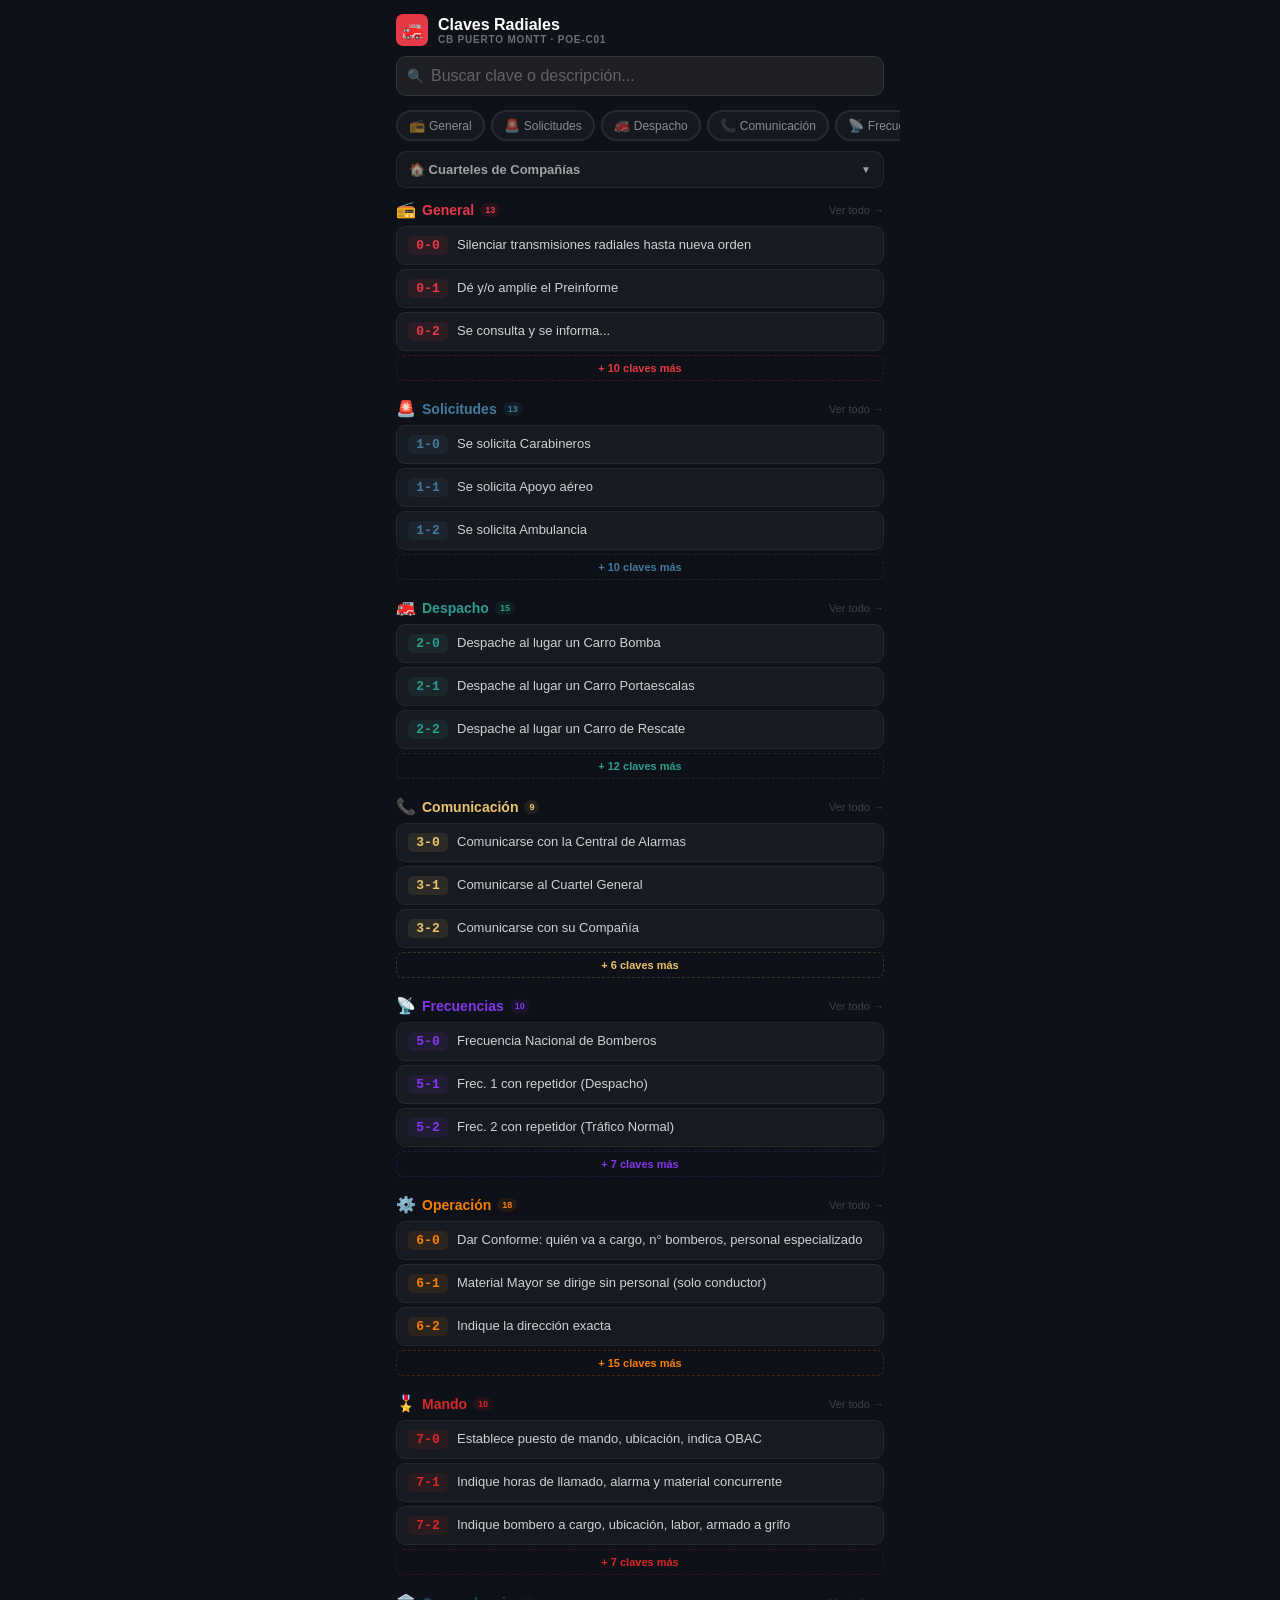
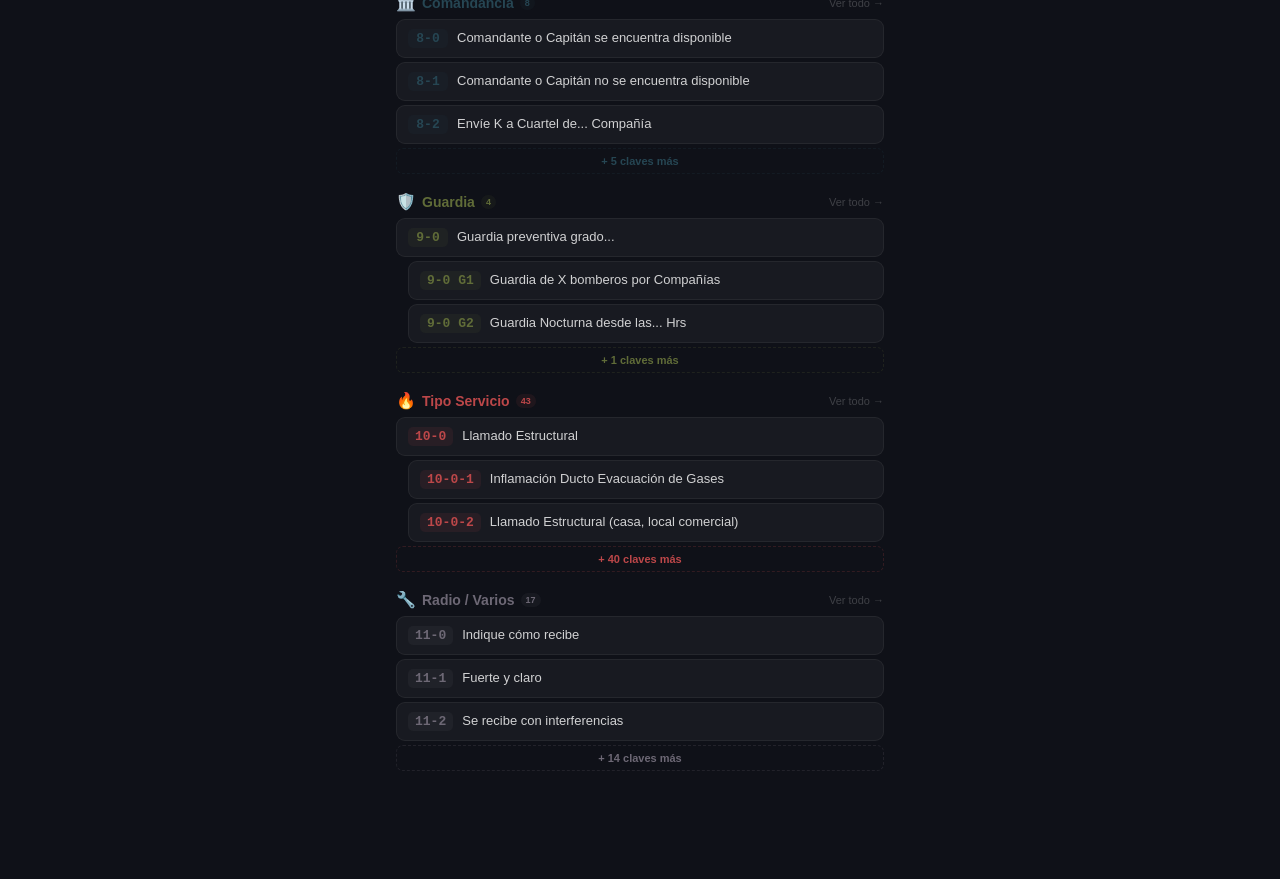
<file: Claves_Radiales_CBPM.html>
<!DOCTYPE html>
<html lang="es">
<head>
<meta charset="UTF-8">
<meta name="viewport" content="width=device-width, initial-scale=1.0, maximum-scale=5.0, user-scalable=yes, viewport-fit=cover">
<meta name="apple-mobile-web-app-capable" content="yes">
<meta name="apple-mobile-web-app-status-bar-style" content="black-translucent">
<meta name="theme-color" content="#0F1118">
<meta name="apple-mobile-web-app-title" content="Claves CBPM">
<title>Claves Radiales — CB Puerto Montt</title>
<style>
  *, *::before, *::after { box-sizing: border-box; margin: 0; padding: 0; -webkit-tap-highlight-color: transparent; }
  html, body { height: 100%; }
  body {
    font-family: -apple-system, BlinkMacSystemFont, 'Helvetica Neue', 'Segoe UI', sans-serif;
    background: #0F1118; color: #fff; max-width: 520px; margin: 0 auto;
    -webkit-font-smoothing: antialiased; overflow-x: hidden;
    padding-bottom: env(safe-area-inset-bottom, 20px);
  }
  .hdr {
    position: -webkit-sticky; position: sticky; top: 0; z-index: 100;
    padding: 14px 16px 10px; padding-top: calc(14px + env(safe-area-inset-top, 0px));
    background: #0F1118;
  }
  .hdr-row { display: -webkit-flex; display: flex; -webkit-align-items: center; align-items: center; margin-bottom: 10px; }
  .hdr-ico {
    width: 32px; height: 32px; border-radius: 7px; background: #E63946;
    display: -webkit-flex; display: flex; -webkit-align-items: center; align-items: center;
    -webkit-justify-content: center; justify-content: center; font-size: 17px;
    margin-right: 10px; -webkit-flex-shrink: 0; flex-shrink: 0;
  }
  .hdr h1 { font-size: 16px; font-weight: 800; line-height: 1.2; }
  .hdr .sub { font-size: 10px; color: rgba(255,255,255,0.4); font-weight: 600; letter-spacing: 0.8px; text-transform: uppercase; }
  .srch { position: relative; }
  .srch-ico { position: absolute; left: 11px; top: 50%; -webkit-transform: translateY(-50%); transform: translateY(-50%); font-size: 14px; opacity: 0.4; pointer-events: none; }
  .srch input {
    width: 100%; padding: 10px 38px 10px 34px; border-radius: 10px;
    border: 1.5px solid rgba(255,255,255,0.1); background: rgba(255,255,255,0.06);
    color: #fff; font-size: 16px; font-family: inherit; outline: none;
    -webkit-appearance: none; appearance: none;
  }
  .srch input::-webkit-input-placeholder { color: rgba(255,255,255,0.3); }
  .srch input::placeholder { color: rgba(255,255,255,0.3); }
  .srch input:focus { border-color: rgba(230,57,70,0.5); }
  .srch-x {
    position: absolute; right: 8px; top: 50%; -webkit-transform: translateY(-50%); transform: translateY(-50%);
    background: rgba(255,255,255,0.15); border: none; border-radius: 50%;
    color: #fff; width: 22px; height: 22px; font-size: 12px; cursor: pointer;
    display: none; -webkit-align-items: center; align-items: center;
    -webkit-justify-content: center; justify-content: center;
  }
  .srch-x.vis { display: -webkit-flex; display: flex; }

  .chips {
    display: -webkit-flex; display: flex; overflow-x: auto; -webkit-overflow-scrolling: touch;
    padding: 4px 16px 10px; scrollbar-width: none;
  }
  .chips::-webkit-scrollbar { display: none; }
  .chp {
    display: -webkit-inline-flex; display: inline-flex; -webkit-align-items: center; align-items: center;
    padding: 6px 11px; border-radius: 16px; border: 2px solid rgba(255,255,255,0.08);
    background: rgba(255,255,255,0.03); font-size: 12px; font-weight: 500; font-family: inherit;
    cursor: pointer; white-space: nowrap; -webkit-flex-shrink: 0; flex-shrink: 0;
    color: rgba(255,255,255,0.5); margin-right: 6px;
  }
  .chp:last-child { margin-right: 0; }
  .chp.on { font-weight: 700; }
  .chp-i { font-size: 13px; margin-right: 4px; }

  .cnt { padding: 0 16px 90px; }
  .crd {
    display: -webkit-flex; display: flex; -webkit-align-items: flex-start; align-items: flex-start;
    padding: 9px 11px; border-radius: 9px; background: rgba(255,255,255,0.04);
    border: 1px solid rgba(255,255,255,0.06); margin-bottom: 4px;
  }
  .crd.s { margin-left: 12px; }
  .crd.hl { background: rgba(255,255,255,0.09); }
  .bdg {
    font-family: 'SF Mono', 'Menlo', 'Courier New', monospace;
    font-size: 13px; font-weight: 700; padding: 2px 7px; border-radius: 5px;
    white-space: nowrap; min-width: 40px; text-align: center;
    -webkit-flex-shrink: 0; flex-shrink: 0; margin-right: 9px;
  }
  .dsc { font-size: 13px; color: rgba(255,255,255,0.8); line-height: 1.4; -webkit-flex: 1; flex: 1; min-width: 0; }
  .sec { margin-bottom: 18px; }
  .sec-h {
    display: -webkit-flex; display: flex; -webkit-align-items: center; align-items: center;
    margin-bottom: 7px; background: none; border: none; cursor: pointer; padding: 0; width: 100%; text-align: left;
  }
  .sec-h .si { font-size: 16px; margin-right: 6px; }
  .sec-h h2 { font-size: 14px; font-weight: 700; margin: 0; }
  .sec-h .ct { font-size: 9px; padding: 2px 5px; border-radius: 7px; font-weight: 700; margin-left: 6px; }
  .sec-h .ar { color: rgba(255,255,255,0.2); font-size: 11px; margin-left: auto; }
  .more {
    padding: 6px; border-radius: 7px; background: transparent; font-size: 11px; font-weight: 600;
    cursor: pointer; font-family: inherit; width: 100%; border-width: 1px; border-style: dashed;
  }
  .qbtn {
    width: 100%; padding: 10px 12px; border-radius: 10px; border: 1px solid rgba(255,255,255,0.08);
    background: rgba(255,255,255,0.03); color: rgba(255,255,255,0.6); font-size: 13px; font-weight: 600;
    font-family: inherit; cursor: pointer; display: -webkit-flex; display: flex;
    -webkit-align-items: center; align-items: center; -webkit-justify-content: space-between;
    justify-content: space-between; margin-bottom: 12px; text-align: left;
  }
  .qbtn.op { background: rgba(148,163,184,0.08); }
  .qa { font-size: 10px; display: inline-block; -webkit-transition: -webkit-transform 0.2s; transition: transform 0.2s; }
  .qbtn.op .qa { -webkit-transform: rotate(180deg); transform: rotate(180deg); }
  .ach { display: -webkit-flex; display: flex; -webkit-align-items: center; align-items: center; margin-bottom: 10px; }
  .ach .ai { font-size: 20px; margin-right: 7px; }
  .ach h2 { font-size: 16px; font-weight: 800; }
  .ach .ab { font-size: 10px; padding: 2px 7px; border-radius: 8px; font-weight: 700; margin-left: 7px; }
  .rl { font-size: 11px; color: rgba(255,255,255,0.4); margin-bottom: 8px; font-weight: 600; }
  .rg { font-size: 10px; font-weight: 700; text-transform: uppercase; letter-spacing: 0.8px; margin-bottom: 5px; display: -webkit-flex; display: flex; -webkit-align-items: center; align-items: center; }
  .rg span { margin-right: 4px; }
  .emp { text-align: center; padding: 36px 20px; color: rgba(255,255,255,0.25); }
  .emp .big { font-size: 36px; margin-bottom: 8px; }
  .bbar {
    position: fixed; bottom: 0; left: 50%; -webkit-transform: translateX(-50%); transform: translateX(-50%);
    max-width: 520px; width: 100%; padding: 8px 16px;
    padding-bottom: calc(14px + env(safe-area-inset-bottom, 0px));
    background: #0F1118; text-align: center; z-index: 100;
  }
  .bbtn {
    padding: 9px 22px; border-radius: 18px; border: none; background: rgba(255,255,255,0.1);
    color: #fff; font-size: 13px; font-weight: 600; cursor: pointer; font-family: inherit;
    -webkit-appearance: none; appearance: none;
  }
  .ibanner {
    display: none; padding: 10px 14px; margin: 0 16px 10px; border-radius: 10px;
    background: rgba(230,57,70,0.1); border: 1px solid rgba(230,57,70,0.2);
    font-size: 12px; color: rgba(255,255,255,0.75); line-height: 1.4;
    -webkit-align-items: center; align-items: center;
  }
  .ibanner.vis { display: -webkit-flex; display: flex; }
  .ibanner .itxt { -webkit-flex: 1; flex: 1; }
  .ibanner strong { color: #E63946; }
  .ibanner .ix { background: none; border: none; color: rgba(255,255,255,0.35); font-size: 16px; cursor: pointer; padding: 2px 6px; margin-left: 6px; }
</style>
</head>
<body>

<div class="hdr">
  <div class="hdr-row">
    <div class="hdr-ico">🚒</div>
    <div>
      <h1>Claves Radiales</h1>
      <div class="sub">CB Puerto Montt · POE-C01</div>
    </div>
  </div>
  <div class="srch">
    <span class="srch-ico">🔍</span>
    <input id="si" type="search" placeholder="Buscar clave o descripción..." autocomplete="off" autocorrect="off" autocapitalize="off" spellcheck="false">
    <button class="srch-x" id="sx">✕</button>
  </div>
</div>

<div class="ibanner" id="ib">
  <div class="itxt" id="it"></div>
  <button class="ix" id="ic">✕</button>
</div>

<div class="chips" id="cr"></div>
<div class="cnt" id="ct"></div>
<div class="bbar" id="bb" style="display:none"><button class="bbtn" id="bk">← Todas las categorías</button></div>

<script>
(function(){
  // ===== DATA =====
  var cats = [
    {id:"general",lb:"General",ic:"📻",cl:"#E63946",ds:[
      ["0-0","Silenciar transmisiones radiales hasta nueva orden"],["0-1","Dé y/o amplíe el Preinforme"],["0-2","Se consulta y se informa..."],["0-3","Repita en forma lenta y pausada"],["0-4","Indica de qué se trata..."],["0-5","Indique su ubicación"],["0-6","Diríjase al lugar con alarmas"],["0-7","Llegue al lugar sin alarmas"],["0-8","Fuera de servicio"],["0-9","En servicio"],["0-10","Regrese a su Cuartel"],["0-11","Guardia preventiva"],["0-12","Transmita por el equipo radial del Material Mayor"]]},
    {id:"solicitudes",lb:"Solicitudes",ic:"🚨",cl:"#457B9D",ds:[
      ["1-0","Se solicita Carabineros"],["1-1","Se solicita Apoyo aéreo"],["1-2","Se solicita Ambulancia"],["1-3","Se solicita Personal de la Municipalidad"],["1-4","Se solicita Empresa que se indica..."],["1-5","Se solicita CONAF"],["1-6","Se solicita Comandante de Guardia"],["1-7","Se solicita Capitán de Guardia"],["1-8","Se solicita Depto. Investigación de Incendios"],["1-9","Se solicita Equipo USAR"],["1-10","Se solicita Apoyo bomberil que se indica..."],["1-11","Persona que se comunicó con Central acérquese a la máquina"],["1-12","Indique tiempo estimado de llegada de..."]]},
    {id:"despacho",lb:"Despacho",ic:"🚒",cl:"#2A9D8F",ds:[
      ["2-0","Despache al lugar un Carro Bomba"],["2-1","Despache al lugar un Carro Portaescalas"],["2-2","Despache al lugar un Carro de Rescate"],["2-3","Despache al lugar Ambulancia de bomberos"],["2-4","Despache al lugar un Carro Cisterna"],["2-5","Despache al lugar un Carro Haz-Mat"],["2-6","Despache al lugar un Carro... (específico)"],["2-7","Despache al lugar una Mecánica Telescópica"],["2-8","Despache al lugar un Carro de Transporte"],["2-9","Despache al lugar un Brazo Articulado / Snorkel"],["2-10","Despache Material Mayor con Motobomba"],["2-11","Despache Material Mayor con Grupo Electrógeno"],["2-12","Despache Material Mayor con Cascada de Aire Comprimido"],["2-13","Despache al lugar un Carro de Rescate Pesado"],["2-14","Despache al lugar un Carro Bomba Forestal"]]},
    {id:"comunicacion",lb:"Comunicación",ic:"📞",cl:"#E9C46A",ds:[
      ["3-0","Comunicarse con la Central de Alarmas"],["3-1","Comunicarse al Cuartel General"],["3-2","Comunicarse con su Compañía"],["3-3","Comunicarse con su domicilio"],["3-4","Comunicarse con su trabajo"],["3-5","Comunicarse con el número..."],["3-6","Desocupe el teléfono del Cuartel"],["3-7","Se solicita comunicación telefónica al celular"],["33","Se solicita comunicación Urgente"]]},
    {id:"frecuencias",lb:"Frecuencias",ic:"📡",cl:"#8338EC",ds:[
      ["5-0","Frecuencia Nacional de Bomberos"],["5-1","Frec. 1 con repetidor (Despacho)"],["5-2","Frec. 2 con repetidor (Tráfico Normal)"],["5-3","Frec. 3 con repetidor (Oficiales Generales)"],["5-4","Frec. 4 con repetidor (Alerce)"],["5-5","Frecuencia 1 sin repetidor"],["5-6","Frecuencia 2 sin repetidor"],["5-7","Frecuencia 3 sin repetidor"],["5-8","Frecuencia 4 sin repetidor"],["5-9","Frecuencia Interna de Compañía"]]},
    {id:"operacion",lb:"Operación",ic:"⚙️",cl:"#F77F00",ds:[
      ["6-0","Dar Conforme: quién va a cargo, n° bomberos, personal especializado"],["6-1","Material Mayor se dirige sin personal (solo conductor)"],["6-2","Indique la dirección exacta"],["6-3","Material Mayor en el lugar"],["6-4","Se solicita instrucciones"],["6-5","Indique ubicación de grifos próximos"],["6-6","Se solicita más personal al lugar"],["6-7","Situación controlada"],["6-8","Material Mayor se encuentra disponible"],["6-9","Material Mayor se retira"],["6-10","Material Mayor en su Cuartel"],["6-11","Material Mayor en panne"],["6-12","Material Mayor sufrió colisión"],["6-13","Material Mayor se dirige a..."],["6-14","Material Mayor a cargar combustible"],["6-15","Material Mayor a recuperar material en Centro Asistencial"],["6-16","Falsa Alarma"],["6-17","Mantención en Cuartel"]]},
    {id:"mando",lb:"Mando",ic:"🎖️",cl:"#D62828",ds:[
      ["7-0","Establece puesto de mando, ubicación, indica OBAC"],["7-1","Indique horas de llamado, alarma y material concurrente"],["7-2","Indique bombero a cargo, ubicación, labor, armado a grifo"],["7-3","Cadáver en el lugar"],["7-4","Artefacto explosivo o incendiario"],["7-5","Se sufre agresión"],["7-6","Solicite apoyo logístico"],["7-7","Autorización para informar a la prensa"],["7-8","Detenga trabajo y evacúe estructura siniestrada de inmediato"],["7-9","Proceda a evacuar a los moradores del inmueble"]]},
    {id:"comandancia",lb:"Comandancia",ic:"🏛️",cl:"#264653",ds:[
      ["8-0","Comandante o Capitán se encuentra disponible"],["8-1","Comandante o Capitán no se encuentra disponible"],["8-2","Envíe K a Cuartel de... Compañía"],["8-3","Envíe K a mi domicilio"],["8-4","Envíe K a mi oficina"],["8-5","Envíe K a la dirección que se indica..."],["8-6","Me dirijo al lugar por mis propios medios"],["8-7","Concurrir todos los Comandantes"]]},
    {id:"guardia",lb:"Guardia",ic:"🛡️",cl:"#606C38",ds:[
      ["9-0","Guardia preventiva grado..."],["9-0 G1","Guardia de X bomberos por Compañías"],["9-0 G2","Guardia Nocturna desde las... Hrs"],["9-0 G3","Acuartelamiento General Inmediato"]]},
    {id:"servicios",lb:"Tipo Servicio",ic:"🔥",cl:"#BC4749",ds:[
      ["10-0","Llamado Estructural"],["10-0-1","Inflamación Ducto Evacuación de Gases"],["10-0-2","Llamado Estructural (casa, local comercial)"],["10-0-3","Estructural en Altura (sobre 3 pisos)"],["10-0-4","Estructural Industrial"],["10-0-5","Estructura Menor"],["10-0-6","Embarcación"],["10-1","Llamado de Vehículos"],["10-1-1","Incendio Vehículo Menor"],["10-1-2","Incendio Vehículo con Pasajeros"],["10-1-3","Incendio Vehículo Transporte de Carga"],["10-2","Llamado Pastizales y/o Basurero"],["10-2-1","Fuego en basurero"],["10-2-2","Fuego en vegetación"],["10-3","Rescate de Emergencia"],["10-3-1","Rescate Persona Encerrada"],["10-3-2","Rescate de Persona"],["10-3-3","Rescate Persona en Alturas o Desnivel"],["10-3-4","Rescate Persona en Aguas"],["10-3-5","Rescate Persona Estructura Colapsada"],["10-3-6","Rescate Persona Espacios Confinados"],["10-4","Rescate Vehicular"],["10-4-1","Rescate Vehicular Liviano"],["10-4-2","Rescate Vehicular Pesado / muchas víctimas"],["10-4-3","Rescate Vehicular Camión Mat. Peligrosos"],["10-4-4","Rescate Vehicular Desnivel / Agua / Quebrada"],["10-5","Llamado Haz-Mat"],["10-5-1","Derrame de Hidrocarburo"],["10-5-2","Incidente con Materiales Peligrosos"],["10-6","Emanación de Gases"],["10-6-1","Verificar Olor a Combustible"],["10-6-2","Verificar Fuga/Olor Gas Licuado o Natural"],["10-6-3","Explosión de Gas"],["10-6-4","Explosión de Gas con fuego"],["10-7","Llamado Eléctrico"],["10-8","Llamado No Clasificado"],["10-9","Llamado a Otros Servicios"],["10-10","Incendio declarado (1ª Alarma)"],["10-11","Accidente Aéreo"],["10-12","Apoyo a otros Cuerpos de Bomberos"],["10-13","Bomba, Atentados Terroristas, etc."],["10-14","Simulacro"],["10-61","Anular clave anterior"]]},
    {id:"radio",lb:"Radio / Varios",ic:"🔧",cl:"#6D6875",ds:[
      ["11-0","Indique cómo recibe"],["11-1","Fuerte y claro"],["11-2","Se recibe con interferencias"],["11-3","Central solo por frecuencia principal"],["11-4","Indique operador en servicio"],["11-5","Central en transmisión de pruebas"],["11-6","Central transmisión abierta accidentalmente"],["12-1","Asigna cuartel de reemplazo"],["12-2","Retira cuartel de reemplazo"],["12-3","Diríjase al lugar con máxima precaución"],["12-4","Toque sirena del Cuartel"],["12-5","Active inversor de voz"],["12-6","Material Mayor suficiente en el lugar"],["12-7","No armar"],["12-8","Capitán... asume el mando del Cuerpo"],["12-9","Citación a... Compañía"],["12-10","Solicita conductor para..."]]}
  ];
  var cuart = [["R-10","1ª Compañía"],["R-20","2ª Compañía"],["R-30","3ª Compañía"],["R-40","4ª Compañía"],["R-50","5ª Compañía"],["R-60","6ª Compañía"],["R-70","7ª Compañía"],["R-80","8ª Compañía"],["R-90","9ª Compañía"]];

  var activeCat = null;
  var showQ = false;

  // DOM refs
  var searchInput = document.getElementById("si");
  var searchClear = document.getElementById("sx");
  var chipsRow = document.getElementById("cr");
  var content = document.getElementById("ct");
  var backBar = document.getElementById("bb");
  var backBtn = document.getElementById("bk");
  var installBanner = document.getElementById("ib");
  var installText = document.getElementById("it");
  var installClose = document.getElementById("ic");

  function norm(str) {
    return str.toLowerCase().normalize("NFD").replace(/[\u0300-\u036f]/g, "");
  }

  function isSub(code) {
    return code.split("-").length > 2 || code.indexOf("G") !== -1;
  }

  function makeCard(code, desc, color, highlight) {
    var subClass = isSub(code) ? " s" : "";
    var hlClass = highlight ? " hl" : "";
    var borderStyle = highlight ? "border-color:" + color + "44;" : "";
    return '<div class="crd' + subClass + hlClass + '" style="' + borderStyle + '">' +
      '<span class="bdg" style="color:' + color + ';background:' + color + '18;">' + code + '</span>' +
      '<span class="dsc">' + desc + '</span></div>';
  }

  function render() {
    var query = norm(searchInput.value.trim());
    var isSearching = query.length > 0;

    // Clear button visibility
    searchClear.className = isSearching ? "srch-x vis" : "srch-x";

    // Back bar
    backBar.style.display = (!isSearching && activeCat) ? "" : "none";

    // Chips
    if (isSearching) {
      chipsRow.style.display = "none";
    } else {
      chipsRow.style.display = "-webkit-flex";
      chipsRow.style.display = "flex";
      var chipsHTML = "";
      for (var ci = 0; ci < cats.length; ci++) {
        var cat = cats[ci];
        var isActive = activeCat === cat.id;
        var chipColor = isActive ? cat.cl : "rgba(255,255,255,0.5)";
        var chipBorder = isActive ? cat.cl : "rgba(255,255,255,0.08)";
        var chipBg = isActive ? cat.cl + "22" : "rgba(255,255,255,0.03)";
        var chipOn = isActive ? " on" : "";
        chipsHTML += '<button class="chp' + chipOn + '" style="color:' + chipColor + ';border-color:' + chipBorder + ';background:' + chipBg + ';" data-id="' + cat.id + '">';
        chipsHTML += '<span class="chp-i">' + cat.ic + '</span>' + cat.lb + '</button>';
      }
      chipsRow.innerHTML = chipsHTML;
    }

    var html = "";

    // ===== SEARCH MODE =====
    if (isSearching) {
      var results = [];
      for (var si = 0; si < cats.length; si++) {
        var sCat = cats[si];
        for (var sj = 0; sj < sCat.ds.length; sj++) {
          var sItem = sCat.ds[sj];
          if (norm(sItem[0]).indexOf(query) !== -1 || norm(sItem[1]).indexOf(query) !== -1) {
            results.push({ code: sItem[0], desc: sItem[1], color: sCat.cl, label: sCat.lb, icon: sCat.ic });
          }
        }
      }
      for (var sk = 0; sk < cuart.length; sk++) {
        var qItem = cuart[sk];
        if (norm(qItem[0]).indexOf(query) !== -1 || norm(qItem[1]).indexOf(query) !== -1) {
          results.push({ code: qItem[0], desc: qItem[1], color: "#94A3B8", label: "Cuarteles", icon: "🏠" });
        }
      }

      html += '<div class="rl">' + results.length + " resultado" + (results.length !== 1 ? "s" : "") + "</div>";
      if (results.length === 0) {
        html += '<div class="emp"><div class="big">📻</div><p style="font-size:13px">No se encontraron claves</p><p style="font-size:11px;margin-top:4px;color:rgba(255,255,255,0.2)">Intenta con otro término</p></div>';
      } else {
        var lastLabel = "";
        for (var ri = 0; ri < results.length; ri++) {
          var rItem = results[ri];
          if (rItem.label !== lastLabel) {
            html += '<div class="rg" style="color:' + rItem.color + ';margin-top:' + (lastLabel ? "12px" : "0") + ';"><span>' + rItem.icon + '</span> ' + rItem.label + '</div>';
            lastLabel = rItem.label;
          }
          html += makeCard(rItem.code, rItem.desc, rItem.color, true);
        }
      }
      content.innerHTML = html;
      return;
    }

    // ===== ACTIVE CATEGORY =====
    if (activeCat) {
      var aCat = null;
      for (var ai = 0; ai < cats.length; ai++) {
        if (cats[ai].id === activeCat) { aCat = cats[ai]; break; }
      }
      if (!aCat) return;
      html += '<div class="ach"><span class="ai">' + aCat.ic + '</span><h2 style="color:' + aCat.cl + '">' + aCat.lb + '</h2>';
      html += '<span class="ab" style="background:' + aCat.cl + '22;color:' + aCat.cl + '">' + aCat.ds.length + '</span></div>';
      for (var aj = 0; aj < aCat.ds.length; aj++) {
        html += makeCard(aCat.ds[aj][0], aCat.ds[aj][1], aCat.cl, false);
      }
      content.innerHTML = html;
      return;
    }

    // ===== HOME =====
    html += '<button class="qbtn' + (showQ ? " op" : "") + '" id="qb"><span>🏠 Cuarteles de Compañías</span><span class="qa">▼</span></button>';
    if (showQ) {
      html += '<div style="margin-bottom:14px">';
      for (var qi = 0; qi < cuart.length; qi++) {
        html += makeCard(cuart[qi][0], "Cuartel " + cuart[qi][1], "#94A3B8", false);
      }
      html += '</div>';
    }

    for (var hi = 0; hi < cats.length; hi++) {
      var hCat = cats[hi];
      html += '<div class="sec"><button class="sec-h" data-id="' + hCat.id + '">';
      html += '<span class="si">' + hCat.ic + '</span><h2 style="color:' + hCat.cl + '">' + hCat.lb + '</h2>';
      html += '<span class="ct" style="background:' + hCat.cl + '18;color:' + hCat.cl + '">' + hCat.ds.length + '</span>';
      html += '<span class="ar">Ver todo →</span></button>';
      var limit = Math.min(3, hCat.ds.length);
      for (var hj = 0; hj < limit; hj++) {
        html += makeCard(hCat.ds[hj][0], hCat.ds[hj][1], hCat.cl, false);
      }
      if (hCat.ds.length > 3) {
        html += '<button class="more" style="border-color:' + hCat.cl + '33;color:' + hCat.cl + ';" data-id="' + hCat.id + '">+ ' + (hCat.ds.length - 3) + ' claves más</button>';
      }
      html += '</div>';
    }

    content.innerHTML = html;
  }

  // ===== EVENT DELEGATION =====
  chipsRow.addEventListener("click", function(e) {
    var btn = e.target.closest(".chp");
    if (!btn) return;
    var id = btn.getAttribute("data-id");
    activeCat = (activeCat === id) ? null : id;
    render();
    window.scrollTo(0, 0);
  });

  content.addEventListener("click", function(e) {
    var secBtn = e.target.closest(".sec-h");
    var moreBtn = e.target.closest(".more");
    var qBtn = e.target.closest("#qb");

    if (secBtn) {
      activeCat = secBtn.getAttribute("data-id");
      render();
      window.scrollTo(0, 0);
    } else if (moreBtn) {
      activeCat = moreBtn.getAttribute("data-id");
      render();
      window.scrollTo(0, 0);
    } else if (qBtn) {
      showQ = !showQ;
      render();
    }
  });

  backBtn.addEventListener("click", function() {
    activeCat = null;
    render();
    window.scrollTo(0, 0);
  });

  searchInput.addEventListener("input", function() {
    activeCat = null;
    render();
  });

  searchClear.addEventListener("click", function() {
    searchInput.value = "";
    searchInput.focus();
    render();
  });

  // ===== INSTALL BANNER (iOS) =====
  var isIOS = /iPad|iPhone|iPod/.test(navigator.userAgent);
  var isStandalone = (window.navigator.standalone === true);
  if (isIOS && !isStandalone) {
    installText.innerHTML = '<strong>Instalar como App:</strong> Toca <strong>Compartir</strong> (↑) y luego <strong>"Agregar a Inicio"</strong>';
    installBanner.className = "ibanner vis";
  }
  installClose.addEventListener("click", function() {
    installBanner.className = "ibanner";
  });

  // ===== INIT =====
  render();

})();
</script>
</body>
</html>
</file>
<file: css/base.css>
/* Estilos compartidos: identidad del Cuerpo de Bomberos de Puerto Montt.
   Azul y rojo del escudo, dorado de los laureles, hoja blanca. */
:root {
  --bg: #ECEEF4;
  --sheet: #FFFFFF;
  --ink: #0B1238;
  --ink-2: #394066;
  --ink-3: #5C6286;
  --rule: #DCDFE8;
  --rule-2: #B9BED0;
  --hover: #F3F5FA;
  --code: #0A1472;
  --head: #0A1472;
  --red: #D3141C;
  --red-soft: #FCE8E9;
  --gold: #E8B20C;
  --gold-soft: #FFF6D6;
  --ok: #157A3C;
  --ok-soft: #E3F4E9;
  --mark: #FFE27A;
  --toast-bg: #0B1238;
  --toast-fg: #FFFFFF;
  --display: "Barlow Condensed", "Roboto Condensed", "Arial Narrow", "Helvetica Neue", Arial, sans-serif;
  --text: "Barlow", -apple-system, BlinkMacSystemFont, "Segoe UI", Roboto, Arial, sans-serif;
  --ico-sun: none;
  --ico-moon: block;
  color-scheme: light;
}
@media (prefers-color-scheme: dark) {
  :root:not([data-theme="light"]) {
    --bg: #060A22;
    --sheet: #0C1333;
    --ink: #EEF0F8;
    --ink-2: #C4C8DE;
    --ink-3: #959CBD;
    --rule: #1E2753;
    --rule-2: #36407A;
    --hover: #111A42;
    --code: #B7C4FF;
    --head: #0A1160;
    --red: #FF4B50;
    --red-soft: #3A1020;
    --gold: #F2C230;
    --gold-soft: #2E2810;
    --ok: #5BD68A;
    --ok-soft: #0E2E22;
    --mark: rgba(242,194,48,0.40);
    --toast-bg: #EEF0F8;
    --toast-fg: #0B1238;
    --ico-sun: block;
    --ico-moon: none;
    color-scheme: dark;
  }
}
:root[data-theme="dark"] {
  --bg: #060A22;
  --sheet: #0C1333;
  --ink: #EEF0F8;
  --ink-2: #C4C8DE;
  --ink-3: #959CBD;
  --rule: #1E2753;
  --rule-2: #36407A;
  --hover: #111A42;
  --code: #B7C4FF;
  --head: #0A1160;
  --red: #FF4B50;
  --red-soft: #3A1020;
  --gold: #F2C230;
  --gold-soft: #2E2810;
  --ok: #5BD68A;
  --ok-soft: #0E2E22;
  --mark: rgba(242,194,48,0.40);
  --toast-bg: #EEF0F8;
  --toast-fg: #0B1238;
  --ico-sun: block;
  --ico-moon: none;
  color-scheme: dark;
}

*, *::before, *::after { box-sizing: border-box; margin: 0; padding: 0; -webkit-tap-highlight-color: transparent; }
html { -webkit-text-size-adjust: 100%; text-size-adjust: 100%; }
body { font-family: var(--text); background: var(--bg); color: var(--ink); -webkit-font-smoothing: antialiased; overflow-x: hidden; }
button { font-family: inherit; color: inherit; }
:focus-visible { outline: 3px solid var(--gold); outline-offset: 2px; }
[hidden] { display: none !important; }

.wrap {
  width: 100%; max-width: 1120px; margin: 0 auto;
  padding-left: max(16px, env(safe-area-inset-left, 0px));
  padding-right: max(16px, env(safe-area-inset-right, 0px));
}

/* ===== Cabecera institucional ===== */
.top {
  background: var(--head); color: #fff;
  padding-top: env(safe-area-inset-top, 0px);
  border-bottom: 6px solid var(--red);
}
.top-row { display: flex; align-items: center; gap: 16px; padding-top: 18px; padding-bottom: 14px; }
.logo { width: 68px; height: 68px; flex-shrink: 0; display: block; }
.ttl { flex: 1; min-width: 0; }
.ttl .org {
  font-family: var(--display); font-weight: 700; font-size: 13px; letter-spacing: 0.12em;
  text-transform: uppercase; color: var(--gold); line-height: 1.2;
}
.ttl h1 {
  font-family: var(--display); font-weight: 800; text-transform: uppercase;
  font-size: clamp(30px, 8vw, 52px); line-height: 0.95; letter-spacing: 0.01em; margin-top: 4px;
}
.ttl .ref { font-size: 13px; color: rgba(255,255,255,0.75); margin-top: 6px; font-variant-numeric: tabular-nums; }
.tbtn {
  width: 40px; height: 40px; flex-shrink: 0; align-self: flex-start; cursor: pointer;
  border: 1.5px solid rgba(255,255,255,0.35); border-radius: 6px; background: transparent; color: #fff;
  display: flex; align-items: center; justify-content: center;
}
.tbtn:hover { background: rgba(255,255,255,0.10); }
.tbtn .sun { display: var(--ico-sun); }
.tbtn .moon { display: var(--ico-moon); }

/* Navegación entre páginas */
.pnav { display: flex; gap: 4px; }
.pnav a {
  font-family: var(--display); font-weight: 700; font-size: 16px; letter-spacing: 0.06em; text-transform: uppercase;
  color: rgba(255,255,255,0.72); text-decoration: none; padding: 10px 14px 9px;
  border-bottom: 4px solid transparent; display: flex; align-items: center; gap: 8px;
}
.pnav a:hover { color: #fff; }
.pnav a[aria-current="page"] { color: #fff; border-bottom-color: var(--gold); }

/* Aviso breve */
.toast {
  position: fixed; left: 50%; bottom: calc(22px + env(safe-area-inset-bottom, 0px)); z-index: 90;
  transform: translate(-50%, 16px); opacity: 0; pointer-events: none; max-width: calc(100% - 32px);
  background: var(--toast-bg); color: var(--toast-fg); padding: 11px 16px; border-radius: 6px;
  font-size: 15px; font-weight: 500; transition: opacity 0.18s, transform 0.18s;
}
.toast.on { opacity: 1; transform: translate(-50%, 0); }
.toast b { font-family: var(--display); font-weight: 700; font-size: 17px; }

mark { background: var(--mark); color: inherit; border-radius: 2px; padding: 0 1px; }

.foot { display: flex; align-items: center; gap: 12px; margin-top: 26px; color: var(--ink-3); font-size: 13px; line-height: 1.45; }
.foot img { width: 40px; height: 40px; flex-shrink: 0; }
.foot b { color: var(--ink-2); font-weight: 600; }

@media (min-width: 980px) {
  .top-row { padding-top: 26px; gap: 20px; }
  .logo { width: 88px; height: 88px; }
}
@media (max-width: 420px) {
  .logo { width: 56px; height: 56px; }
  .top-row { gap: 12px; }
  .ttl .org { font-size: 11px; }
  .pnav a { padding-left: 10px; padding-right: 10px; font-size: 15px; }
}
@media (prefers-reduced-motion: reduce) { .toast { transition: none; } }
@media print {
  .tbtn, .pnav, .toast { display: none !important; }
}
</file>
